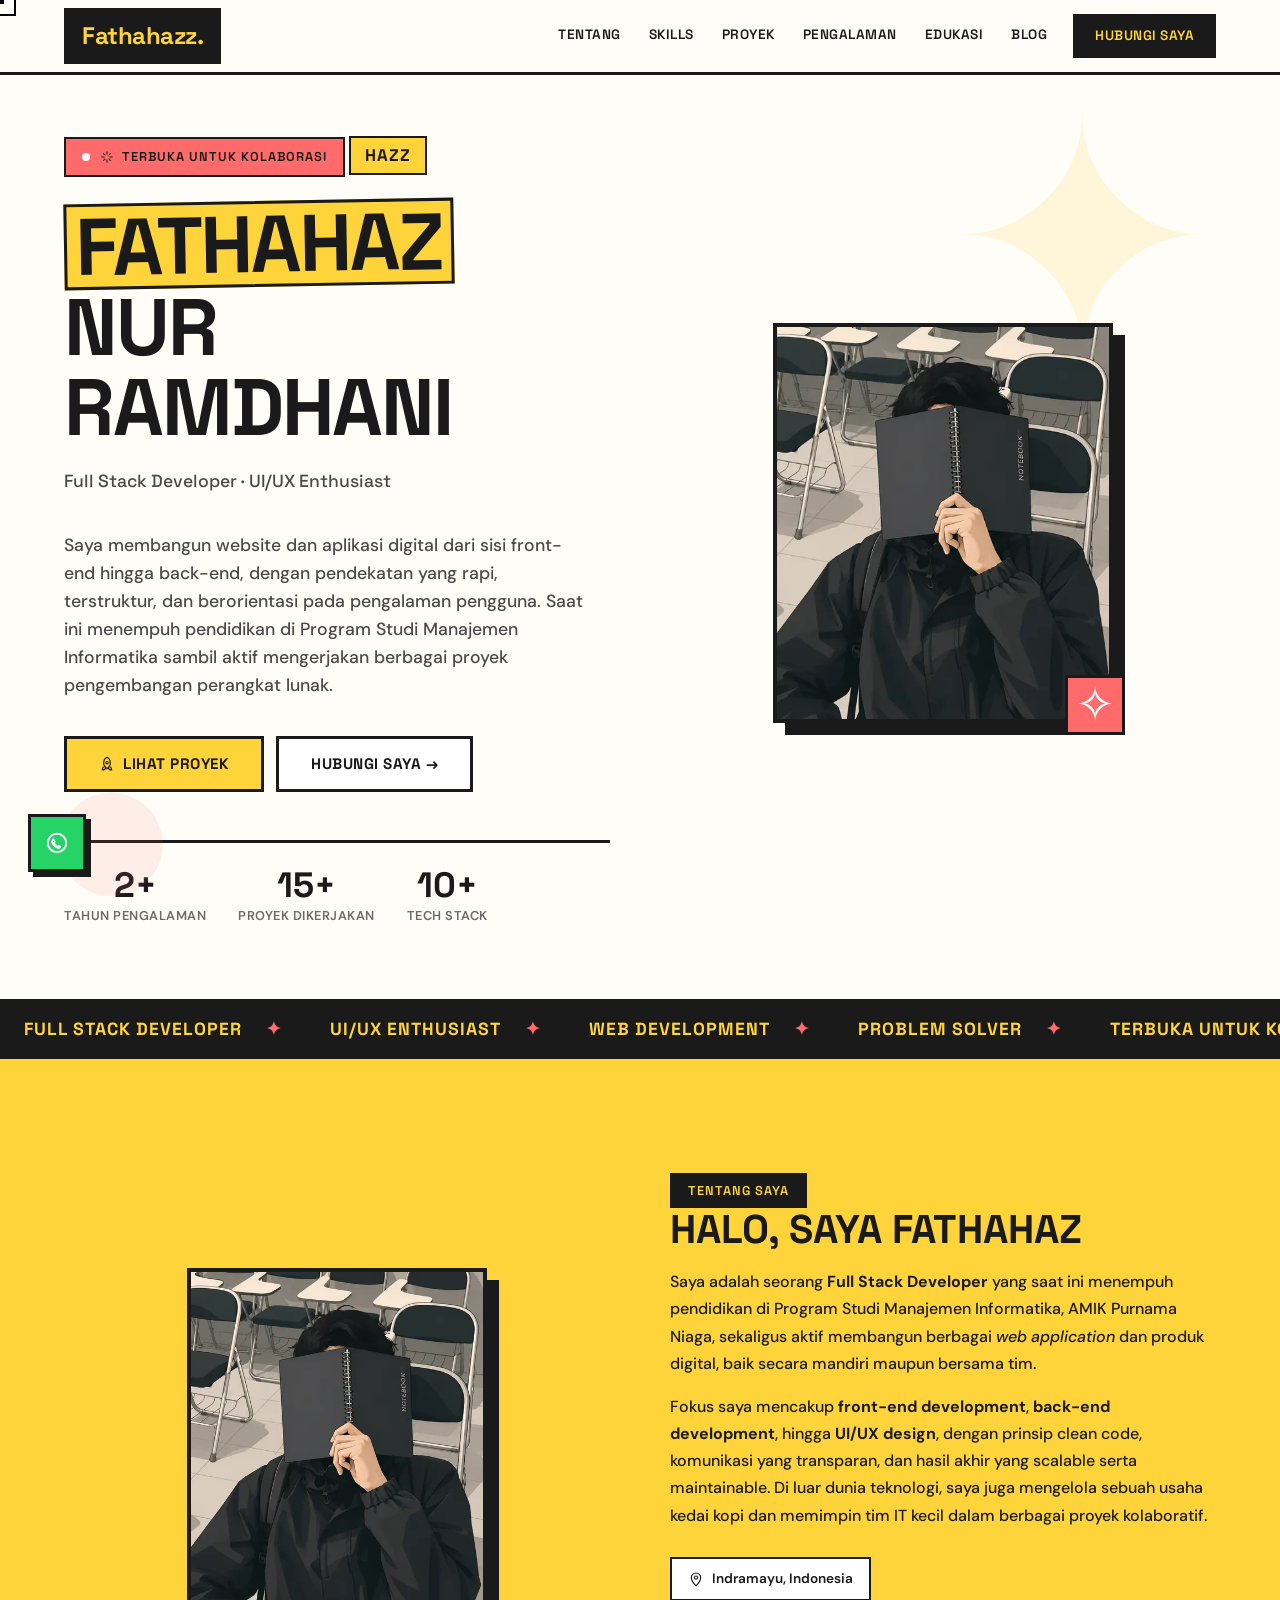
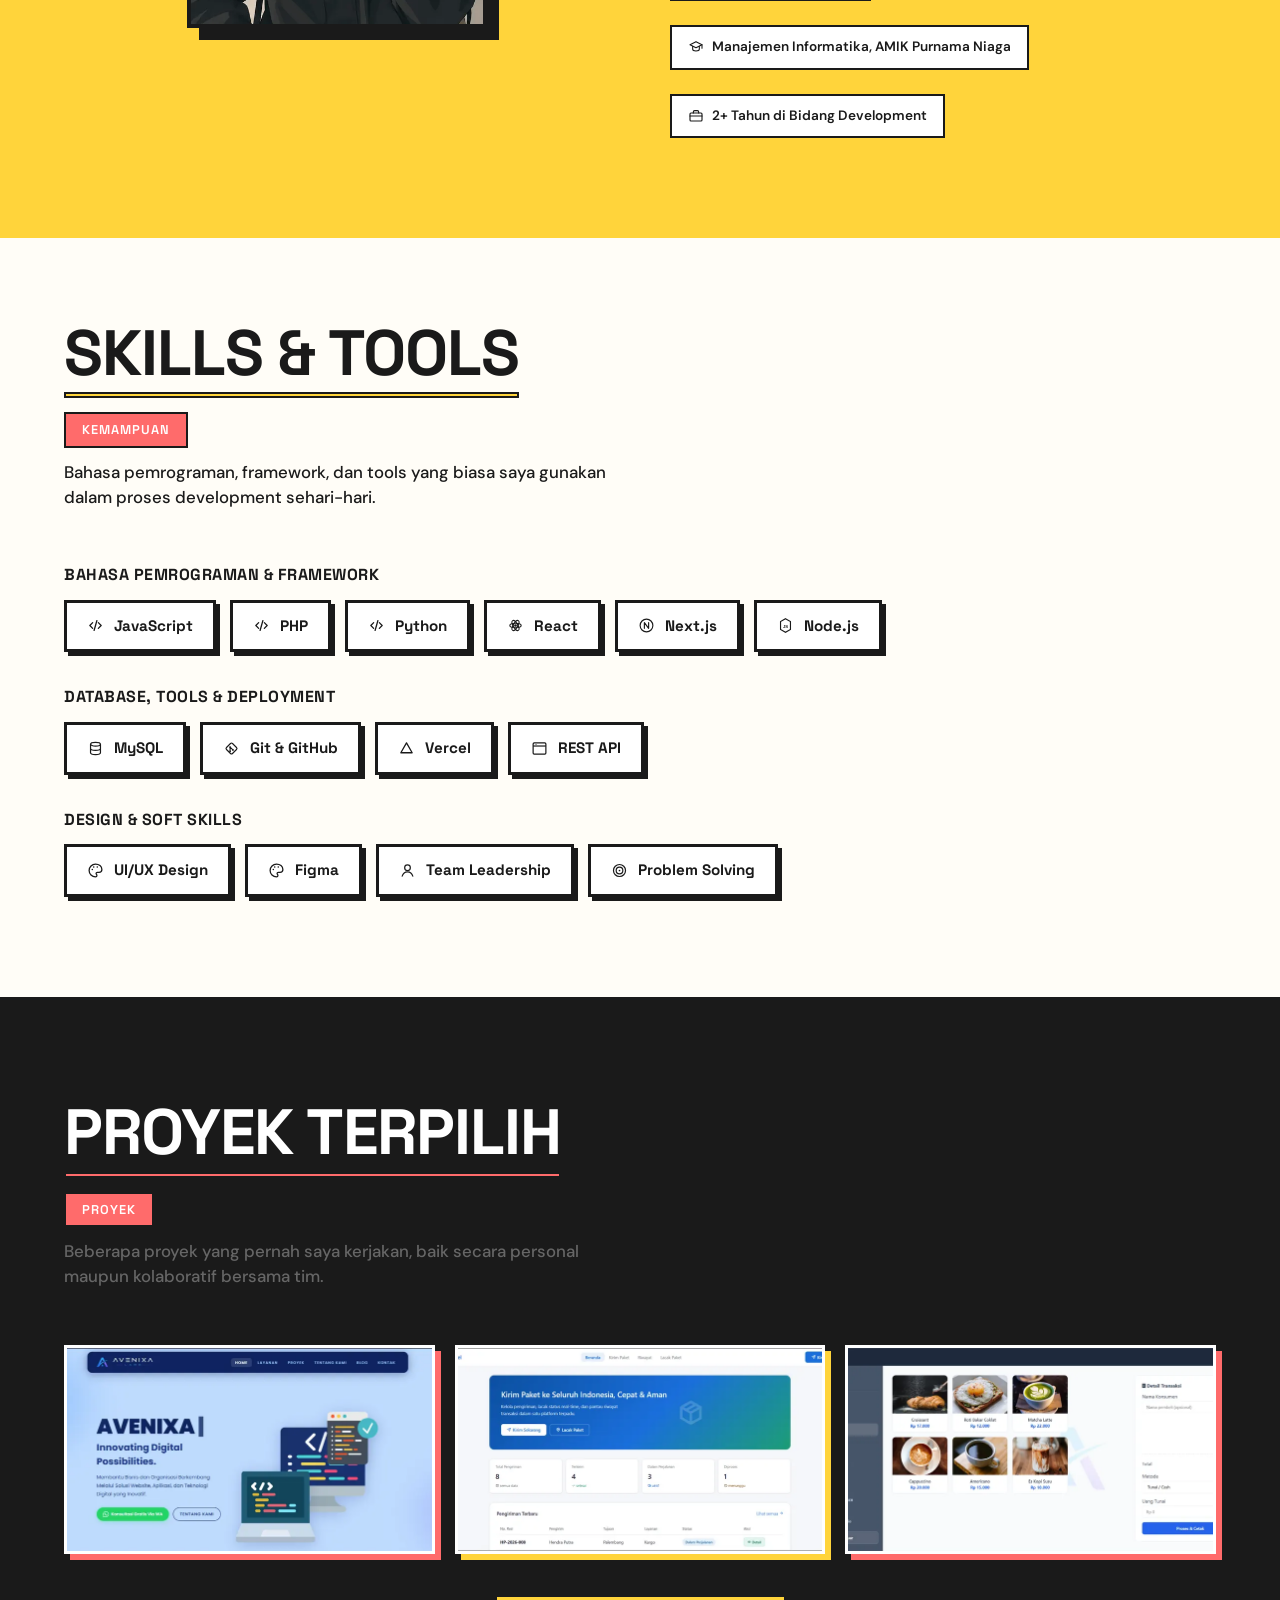
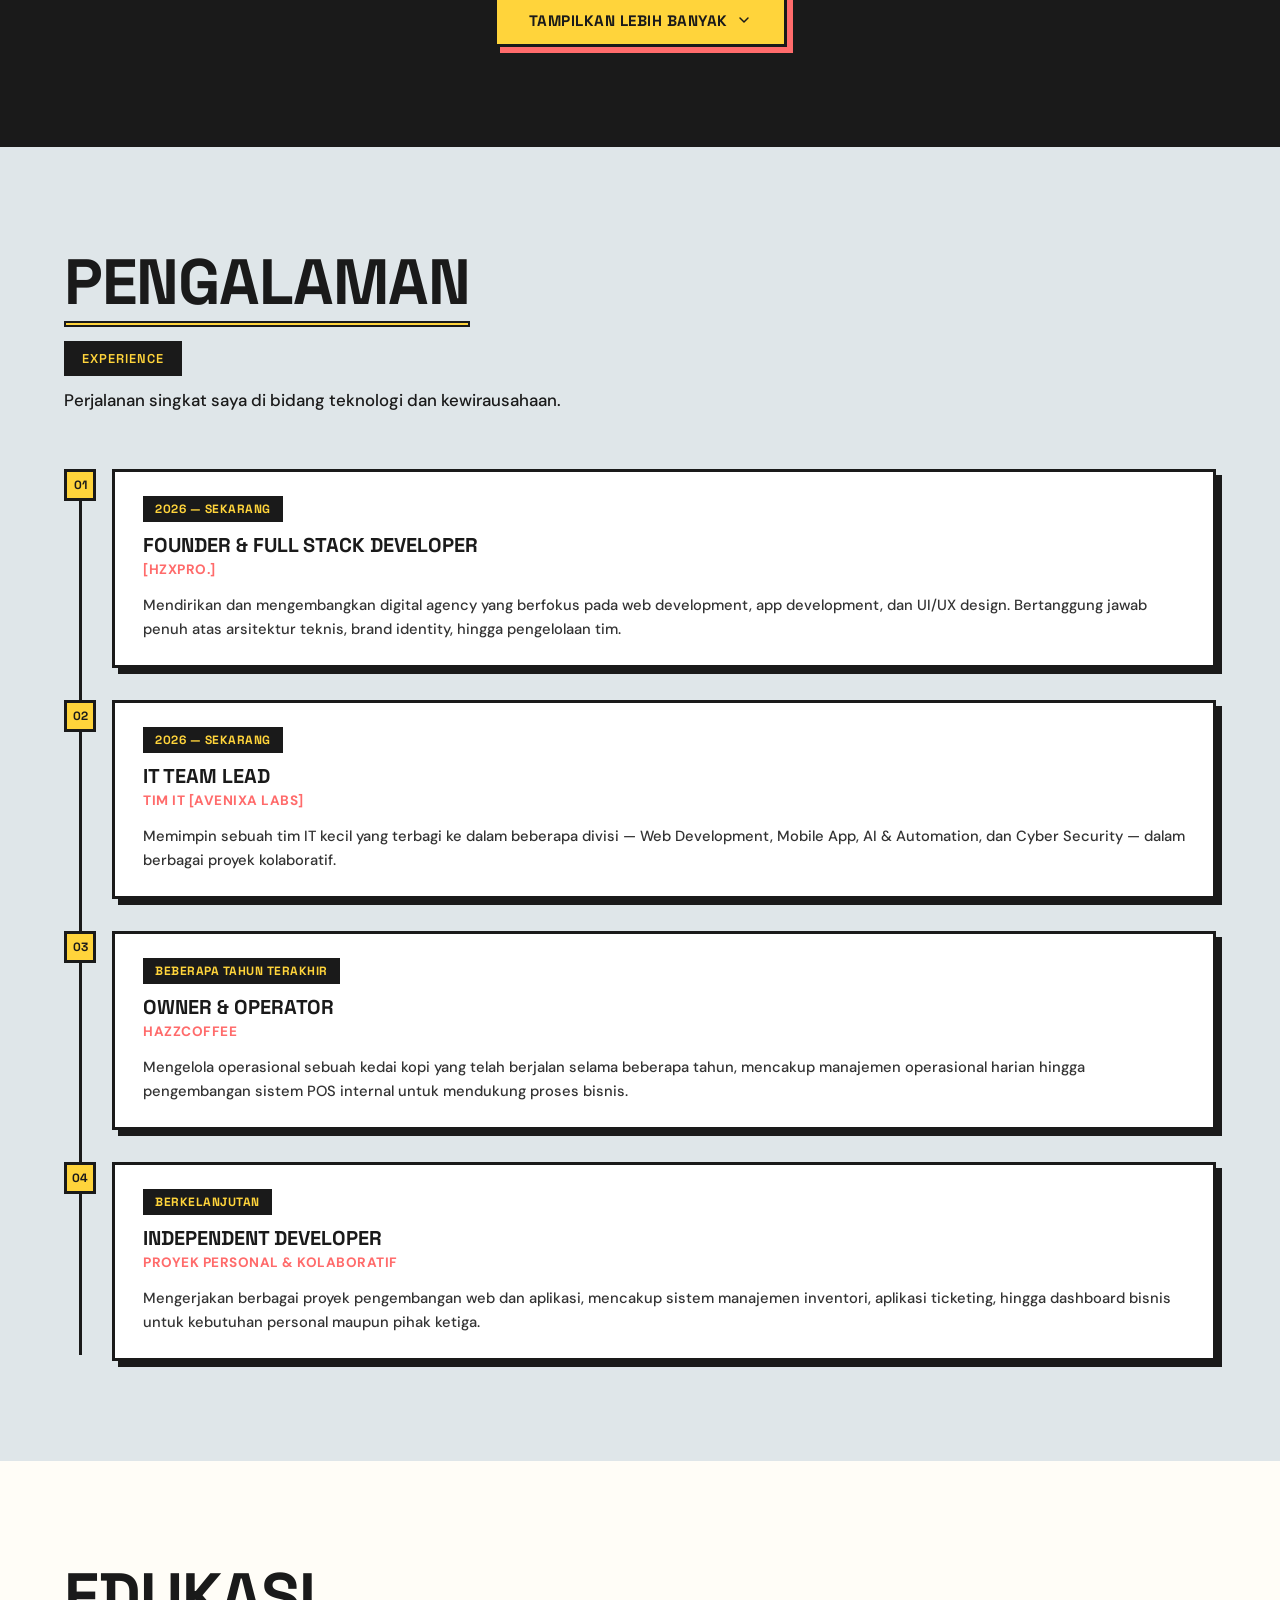
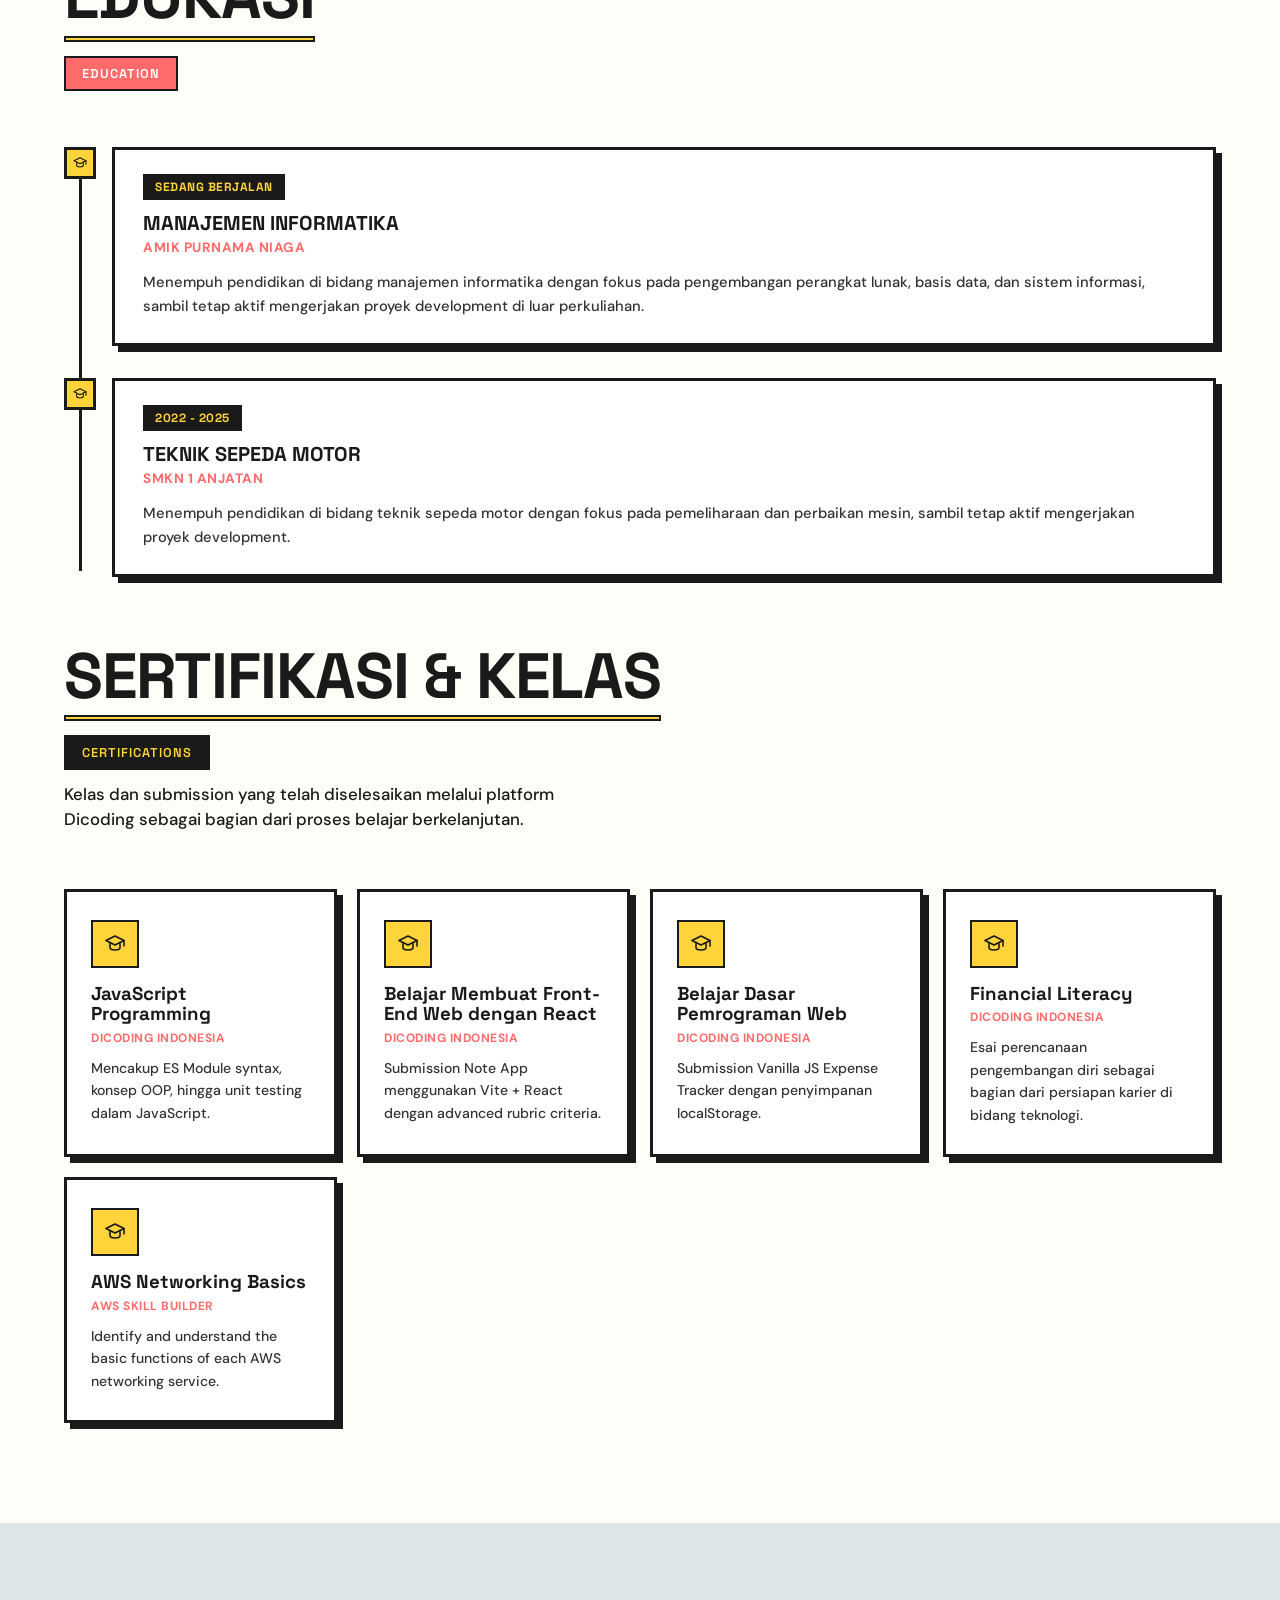
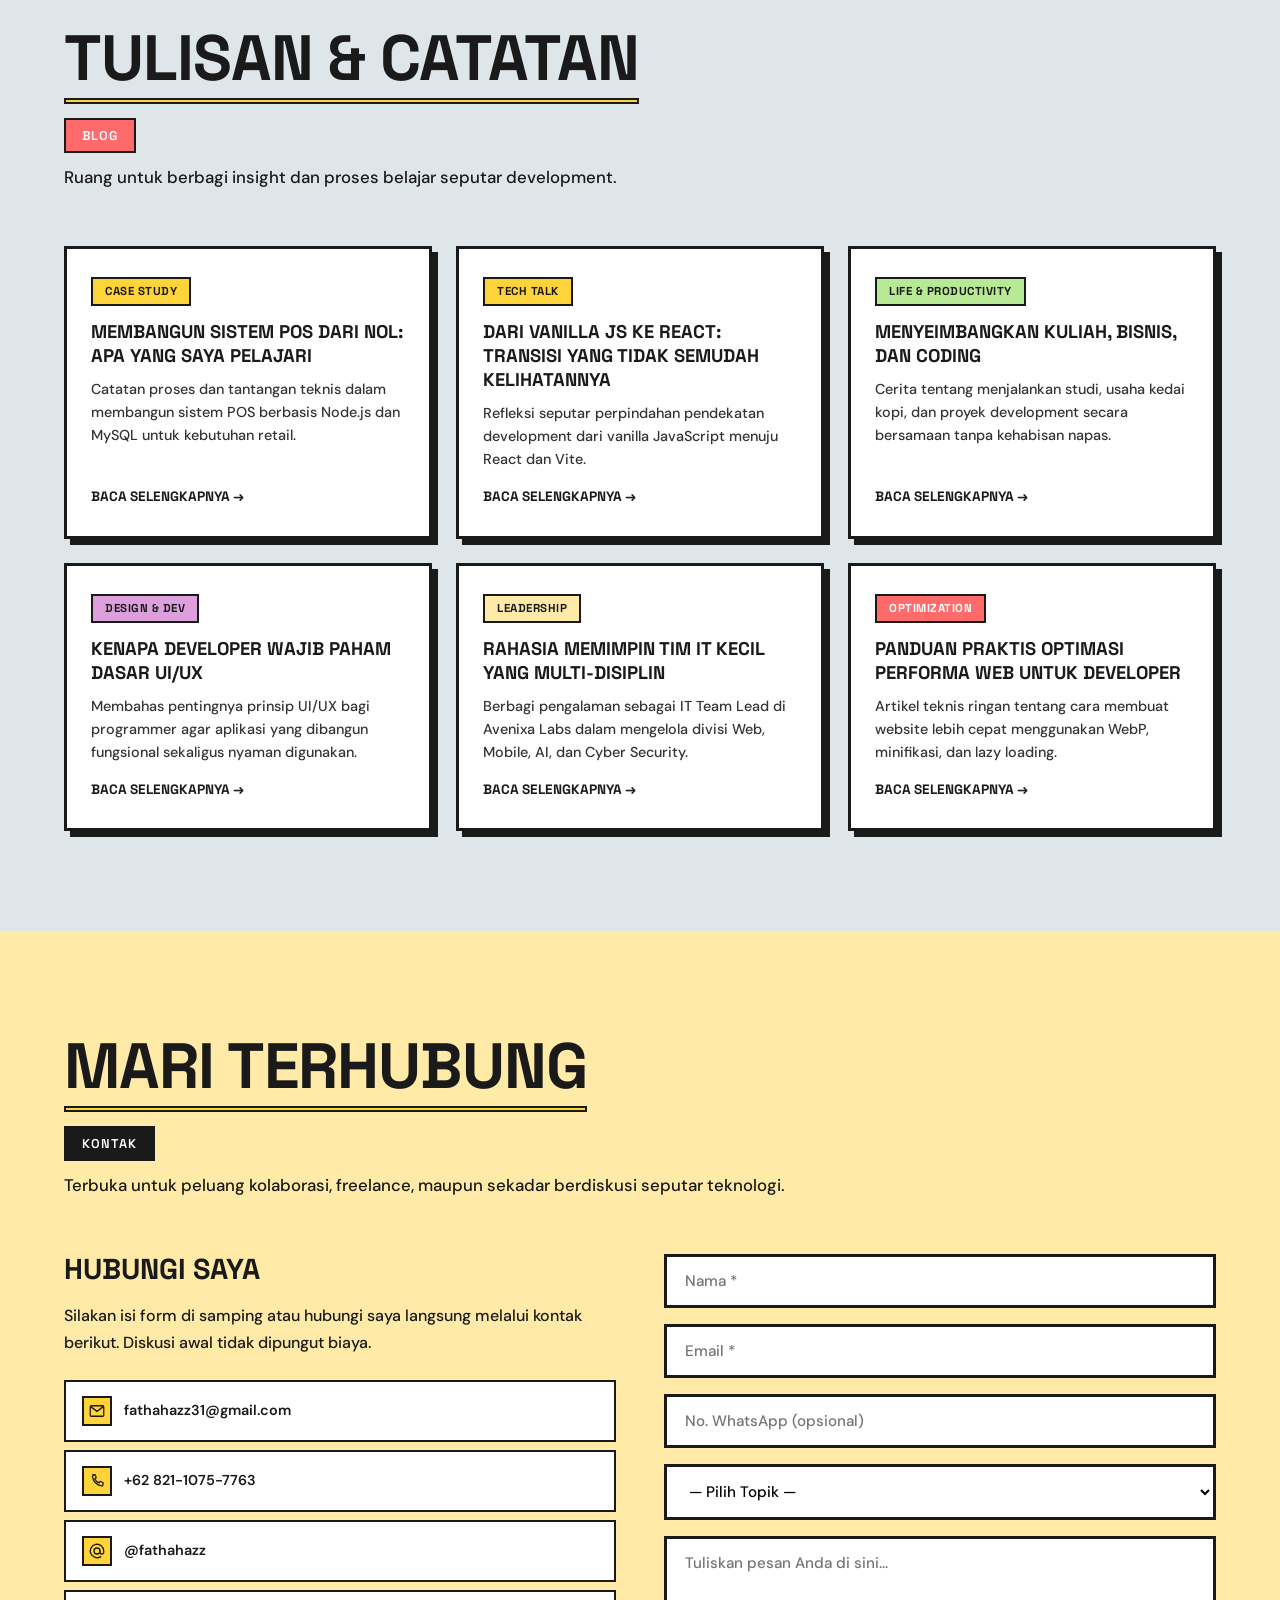
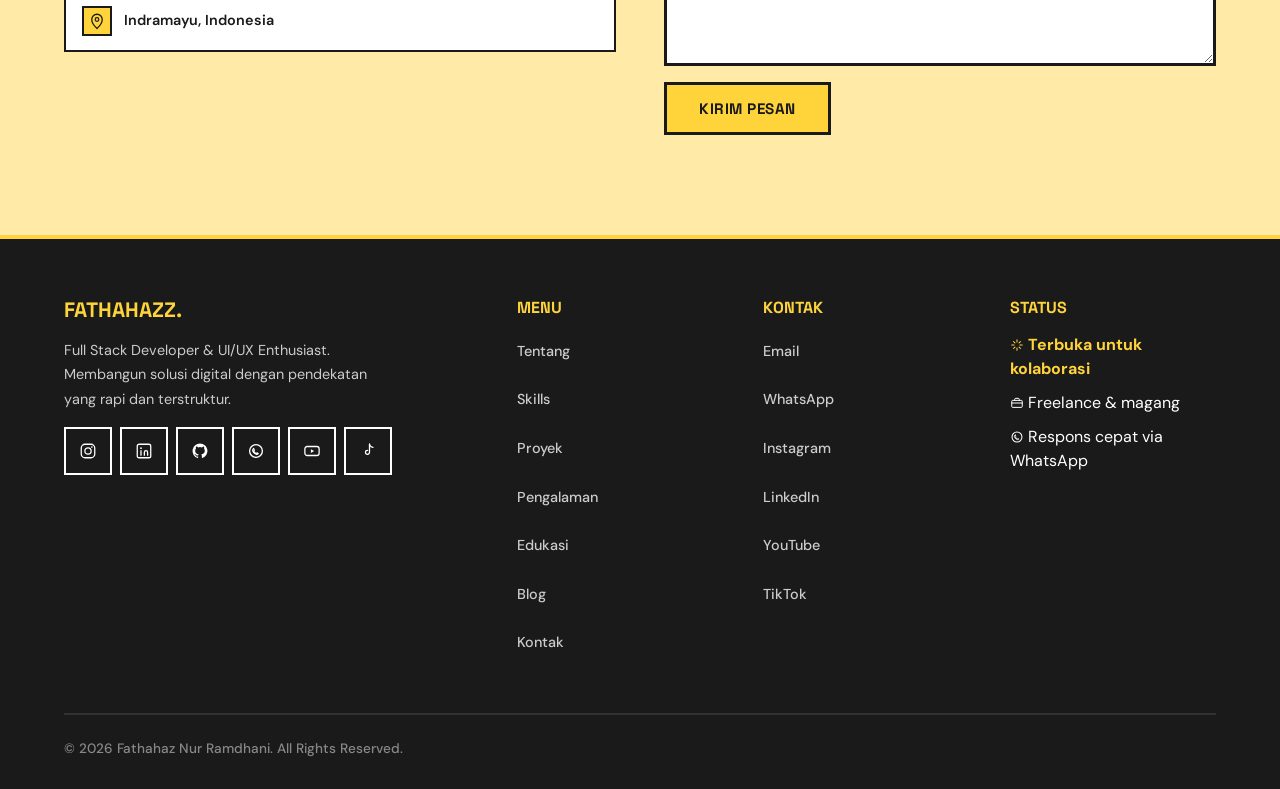
<file: index.html>
<!DOCTYPE html>
<html lang="id">

<head>
    <meta charset="UTF-8" />
    <meta name="viewport" content="width=device-width, initial-scale=1.0" />
    <title>Fathahaz Nur Ramdhani — Portfolio</title>
    <link rel="icon" href="asset/favicon/favicon.ico" sizes="any">
    <link rel="apple-touch-icon" sizes="180x180" href="asset/favicon/apple-touch-icon.png">
    <link rel="icon" type="image/png" sizes="32x32" href="asset/favicon/favicon-32x32.png">
    <link rel="icon" type="image/png" sizes="16x16" href="asset/favicon/favicon-16x16.png">
    <link rel="manifest" href="asset/favicon/site.webmanifest">

    <meta name="description"
        content="Portfolio pribadi Fathahaz Nur Ramdhani (Fathahazz) — Full Stack Developer & UI/UX Enthusiast. Menampilkan skills, proyek, pengalaman, edukasi, dan sertifikasi." />
    <meta name="keywords"
        content="Fathahaz Nur Ramdhani, Fathahazz, Fathahaz developer, Fathahaz Nur Ramdhani developer, web developer Indramayu, freelance developer Indramayu, programmer Indramayu, full stack developer Indonesia, full stack developer Indramayu, UI UX designer Indonesia, JavaScript developer Indonesia, React developer Indonesia, Node.js developer Indonesia, portfolio web developer, portfolio programmer, mahasiswa Manajemen Informatika, AMIK Purnama Niaga, founder HZXPro, developer muda Indonesia, jasa freelance programmer, tukang bikin website Indramayu, programmer Indonesia berpengalaman, web developer coffee shop owner, FathaHazz, Fatha Hazz Portfolio, Hazz Portfolio, Web Developer Indonesia, Frontend Developer Indonesia, Full Stack Developer, UI Designer, Portfolio Programmer, Mahasiswa Informatika, Software Developer, portfolio web developer indonesia, portfolio frontend developer, portfolio full stack developer, personal portfolio website, creative developer portfolio, web developer student, html css javascript portfolio, responsive portfolio website, modern portfolio design, programmer indonesia, freelance web developer, junior web developer, website developer indramayu, website developer cirebon, github portfolio, github pages portfolio, web design portfolio, ui ux portfolio, coding projects, software engineering portfolio, HTML, CSS, JavaScript, PHP, MySQL, Git, GitHub, VS Code, Responsive Design, Web Performance, SEO, UI Design, UX Design, Clean Code, Frontend Development, Web Developer, Frontend Developer, Backend Developer, Software Engineer, Software House, Website Design, Website Development, UI UX Designer, Responsive Website, Modern Web Design, Landing Page, Business Website, Portfolio Website, SEO Friendly Website, Fast Website, Clean UI, Digital Agency, Creative Developer, Professional Portfolio, custom website builder, Fathahaz Nur Ramdhani web developer, portfolio web developer Indonesia, frontend developer modern, full stack web developer portfolio, web developer independen Indonesia, modern web engineering, UI/UX Designer & Developer, fast performance web development, hire web developer Indonesia, jasa programmer web profesional, expert web designer and developer portfolio, portfolio frontend dev, fathahazz github, web porto, web portofolio, web portfolio" />
    <meta name="author" content="Fathahaz Nur Ramdhani" />
    <meta name="google-site-verification" content="V72NsdwiRefacoAmEE6oJa2TeHwMvcqv6pseHKxZ8zY" />
    <meta name="robots" content="index, follow" />
    <link rel="canonical" href="https://fathahazz.github.io/" />

    <!-- Open Graph / Social Preview -->
    <meta property="og:type" content="website" />
    <meta property="og:title" content="Fathahaz Nur Ramdhani — Portfolio" />
    <meta property="og:description"
        content="Full Stack Developer & UI/UX Enthusiast. Lihat skills, proyek, dan pengalaman saya." />
    <meta property="og:image" content="https://fathahazz.github.io/asset/hazz1.webp" />
    <meta property="og:url" content="https://fathahazz.github.io/" />
    <meta property="og:locale" content="id_ID" />
    <meta name="twitter:card" content="summary_large_image" />
    <meta name="twitter:title" content="Fathahaz Nur Ramdhani — Portfolio" />
    <meta name="twitter:description" content="Full Stack Developer & UI/UX Enthusiast." />
    <meta name="twitter:image" content="https://fathahazz.github.io/asset/hazz1.webp" />

    <meta name="theme-color" content="#FFD43B" />

    <!-- Fonts (preconnect ke kedua domain Google Fonts untuk mempercepat handshake) -->
    <link rel="preconnect" href="https://fonts.googleapis.com">
    <link rel="preconnect" href="https://fonts.gstatic.com" crossorigin>
    <link
        href="https://fonts.googleapis.com/css2?family=Inter:wght@700;800;900&family=Space+Grotesk:wght@500;600;700&family=DM+Sans:opsz,wght@9..40,400;9..40,500;9..40,600;9..40,700;9..40,800&display=swap"
        rel="stylesheet" media="print" onload="this.media='all'" />
    <link rel="stylesheet" href="style.css?v=1.0.2" />

    <!-- Favicon -->
    <link rel="icon" type="image/png" sizes="96x96"
        href="https://fathahazz.github.io/asset/favicon/favicon-96x96.png" />
    <link rel="icon" type="image/x-icon" href="https://fathahazz.github.io/asset/favicon/favicon.ico" />
    <link rel="apple-touch-icon" sizes="180x180"
        href="https://fathahazz.github.io/asset/favicon/apple-touch-icon.png" />
    <link rel="manifest" href="https://fathahazz.github.io/asset/favicon/site.webmanifest" />

    <!-- Structured Data untuk mesin pencari -->
    <script type="application/ld+json">
        {
            "@context": "https://schema.org",
            "@type": "Person",
            "name": "Fathahaz Nur Ramdhani",
            "alternateName": "Fathahazz",
            "jobTitle": "Full Stack Developer",
            "description": "Full Stack Developer & UI/UX Enthusiast berbasis di Indramayu, Indonesia.",
            "url": "https://fathahazz.github.io/",
            "image": "https://fathahazz.github.io/asset/hazz1.webp",
            "email": "mailto:fathahazz31@gmail.com",
            "address": {
                "@type": "PostalAddress",
                "addressLocality": "Indramayu",
                "addressCountry": "ID"
            },
            "sameAs": [
                "https://instagram.com/fathahazz",
                "https://linkedin.com/in/fathahazz",
                "https://github.com/fathahazz"
            ]
        }
    </script>
</head>

<body>

    <!-- ===== SVG ICON SPRITE (reusable, natural line icons) ===== -->
    <svg style="display:none">
        <symbol id="ic-sparkle" viewBox="0 0 24 24">
            <path d="M12 3v4M12 17v4M3 12h4M17 12h4M6 6l2.5 2.5M15.5 15.5L18 18M18 6l-2.5 2.5M8.5 15.5L6 18"
                stroke="currentColor" stroke-width="1.8" stroke-linecap="round" />
        </symbol>
        <symbol id="ic-bolt" viewBox="0 0 24 24">
            <path d="M13 2 4 14h6l-1 8 9-12h-6l1-8Z" stroke="currentColor" stroke-width="1.8" stroke-linejoin="round"
                stroke-linecap="round" fill="none" />
        </symbol>
        <symbol id="ic-rocket" viewBox="0 0 24 24">
            <path d="M12 2c3 1.5 5 5 5 9 0 2-1 4-2 5l-3 3-3-3c-1-1-2-3-2-5 0-4 2-7.5 5-9Z" stroke="currentColor"
                stroke-width="1.8" stroke-linejoin="round" fill="none" />
            <circle cx="12" cy="10" r="1.8" stroke="currentColor" stroke-width="1.6" fill="none" />
            <path d="M8 16c-2 0.5-3 2-3 5 3 0 4.5-1 5-3M16 16c2 0.5 3 2 3 5-3 0-4.5-1-5-3" stroke="currentColor"
                stroke-width="1.6" stroke-linecap="round" fill="none" />
        </symbol>
        <symbol id="ic-palette" viewBox="0 0 24 24">
            <path
                d="M12 3a9 9 0 1 0 0 18c1.2 0 2-1 2-2 0-.6-.3-1-.6-1.4-.3-.4-.6-.8-.6-1.3 0-1 .8-1.8 1.8-1.8H17a4 4 0 0 0 4-4c0-4.4-4-7.5-9-7.5Z"
                stroke="currentColor" stroke-width="1.8" stroke-linejoin="round" fill="none" />
            <circle cx="7.5" cy="10.5" r="1.1" fill="currentColor" />
            <circle cx="9.5" cy="7" r="1.1" fill="currentColor" />
            <circle cx="14.5" cy="7" r="1.1" fill="currentColor" />
        </symbol>
        <symbol id="ic-plus" viewBox="0 0 24 24">
            <path d="M12 5v14M5 12h14" stroke="currentColor" stroke-width="2" stroke-linecap="round" />
        </symbol>
        <symbol id="ic-chat" viewBox="0 0 24 24">
            <circle cx="12" cy="12" r="8.5" stroke="currentColor" stroke-width="1.8" fill="none" />

            <path
                d="M9 8.5c-.3 0-.6.2-.8.5-.4.5-.7 1.1-.7 1.9 0 1.1.6 2.3 1.5 3.2.9 1 2.1 1.8 3.4 2.2.8.3 1.5.3 2-.1.3-.2.6-.5.7-.9l-1.7-.8-.8.8c-1.8-.7-2.9-1.8-3.5-3.5l.8-.8-.9-1.7Z"
                stroke="currentColor" stroke-width="1.5" stroke-linecap="round" stroke-linejoin="round" fill="none" />
        </symbol>
        <symbol id="ic-arrow-up" viewBox="0 0 24 24">
            <path d="M12 19V5M5 12l7-7 7 7" stroke="currentColor" stroke-width="2.2" stroke-linecap="round"
                stroke-linejoin="round" fill="none" />
        </symbol>
        <symbol id="ic-mail" viewBox="0 0 24 24">
            <rect x="3" y="5" width="18" height="14" rx="1.5" stroke="currentColor" stroke-width="1.7" fill="none" />
            <path d="m4 6.5 8 6 8-6" stroke="currentColor" stroke-width="1.7" stroke-linecap="round"
                stroke-linejoin="round" fill="none" />
        </symbol>
        <symbol id="ic-phone" viewBox="0 0 24 24">
            <path
                d="M6.5 3.5h3l1.5 4-2 1.5a11 11 0 0 0 5.5 5.5l1.5-2 4 1.5v3c0 1-.9 1.8-1.9 1.6-6-1.2-10.9-6-12.1-12.1-.2-1 .6-1.9 1.6-1.9Z"
                stroke="currentColor" stroke-width="1.7" stroke-linejoin="round" fill="none" />
        </symbol>
        <symbol id="ic-at" viewBox="0 0 24 24">
            <circle cx="12" cy="12" r="4" stroke="currentColor" stroke-width="1.7" fill="none" />
            <path d="M16 12v1.5a2.5 2.5 0 0 0 5 0V12a9 9 0 1 0-4 7.5" stroke="currentColor" stroke-width="1.7"
                stroke-linecap="round" fill="none" />
        </symbol>
        <symbol id="ic-pin" viewBox="0 0 24 24">
            <path d="M12 22s7-6.5 7-12a7 7 0 1 0-14 0c0 5.5 7 12 7 12Z" stroke="currentColor" stroke-width="1.7"
                stroke-linejoin="round" fill="none" />
            <circle cx="12" cy="10" r="2.4" stroke="currentColor" stroke-width="1.6" fill="none" />
        </symbol>
        <symbol id="ic-cap" viewBox="0 0 24 24">
            <path d="m12 4 9 4.5-9 4.5-9-4.5Z" stroke="currentColor" stroke-width="1.7" stroke-linejoin="round"
                fill="none" />
            <path d="M7 11v4.5c0 1.4 2.2 2.5 5 2.5s5-1.1 5-2.5V11" stroke="currentColor" stroke-width="1.6"
                stroke-linecap="round" fill="none" />
            <path d="M21 8.5V14" stroke="currentColor" stroke-width="1.6" stroke-linecap="round" />
        </symbol>
        <symbol id="ic-briefcase" viewBox="0 0 24 24">
            <rect x="3" y="7.5" width="18" height="12" rx="1.5" stroke="currentColor" stroke-width="1.7" fill="none" />
            <path d="M8 7.5V6a2 2 0 0 1 2-2h4a2 2 0 0 1 2 2v1.5M3 12h18" stroke="currentColor" stroke-width="1.7"
                stroke-linecap="round" fill="none" />
        </symbol>
        <symbol id="ic-instagram" viewBox="0 0 24 24">
            <rect x="3" y="3" width="18" height="18" rx="5" stroke="currentColor" stroke-width="1.7" fill="none" />
            <circle cx="12" cy="12" r="4.2" stroke="currentColor" stroke-width="1.7" fill="none" />
            <circle cx="17.2" cy="6.8" r="1.1" fill="currentColor" />
        </symbol>
        <symbol id="ic-linkedin" viewBox="0 0 24 24">
            <rect x="3" y="3" width="18" height="18" rx="2.5" stroke="currentColor" stroke-width="1.7" fill="none" />
            <circle cx="8" cy="8.2" r="1.2" fill="currentColor" />
            <path d="M8 11.5v6M12.5 17.5v-3.7c0-1.3.9-2.3 2.2-2.3s2.1 1 2.1 2.3v3.7" stroke="currentColor"
                stroke-width="1.7" stroke-linecap="round" fill="none" />
            <path d="M8 11.5h0" stroke="currentColor" stroke-width="1.7" />
        </symbol>
        <symbol id="ic-youtube" viewBox="0 0 24 24">
            <rect x="2.5" y="6" width="19" height="12" rx="3" stroke="currentColor" stroke-width="1.7" fill="none" />
            <path d="M10.5 9.5v5l4.3-2.5Z" fill="currentColor" />
        </symbol>
        <symbol id="ic-tiktok" viewBox="0 0 24 24">
            <path d="M14 3v10.8a2.7 2.7 0 1 1-2.5-2.7" stroke="currentColor" stroke-width="1.7" stroke-linecap="round"
                fill="none" />
            <path d="M14 3c.4 2.4 2.1 4 4.6 4.2" stroke="currentColor" stroke-width="1.7" stroke-linecap="round"
                fill="none" />
        </symbol>
        <symbol id="ic-window" viewBox="0 0 24 24">
            <rect x="3" y="4" width="18" height="16" rx="1.5" stroke="currentColor" stroke-width="1.7" fill="none" />
            <path d="M3 8.5h18" stroke="currentColor" stroke-width="1.7" />
            <circle cx="6" cy="6.2" r=".6" fill="currentColor" />
            <circle cx="8" cy="6.2" r=".6" fill="currentColor" />
        </symbol>
        <symbol id="ic-mobile" viewBox="0 0 24 24">
            <rect x="7" y="2.5" width="10" height="19" rx="2" stroke="currentColor" stroke-width="1.7" fill="none" />
            <path d="M11 18.3h2" stroke="currentColor" stroke-width="1.7" stroke-linecap="round" />
        </symbol>
        <symbol id="ic-target" viewBox="0 0 24 24">
            <circle cx="12" cy="12" r="8.5" stroke="currentColor" stroke-width="1.7" fill="none" />
            <circle cx="12" cy="12" r="4.7" stroke="currentColor" stroke-width="1.7" fill="none" />
            <circle cx="12" cy="12" r="1.2" fill="currentColor" />
        </symbol>
        <symbol id="ic-camera" viewBox="0 0 24 24">
            <path d="M4 8h3l1.5-2h7L17 8h3a1 1 0 0 1 1 1v9a1 1 0 0 1-1 1H4a1 1 0 0 1-1-1V9a1 1 0 0 1 1-1Z"
                stroke="currentColor" stroke-width="1.7" stroke-linejoin="round" fill="none" />
            <circle cx="12" cy="13" r="3.3" stroke="currentColor" stroke-width="1.7" fill="none" />
        </symbol>
        <symbol id="ic-pencil" viewBox="0 0 24 24">
            <path d="m4 20 1-4.5L15.5 5 19 8.5 8.5 19 4 20Z" stroke="currentColor" stroke-width="1.7"
                stroke-linejoin="round" fill="none" />
            <path d="M13.5 6.7 17.3 10.5" stroke="currentColor" stroke-width="1.7" stroke-linecap="round" />
        </symbol>
        <symbol id="ic-star" viewBox="0 0 24 24">
            <path d="m12 3 2.6 5.8 6.2.6-4.7 4.2 1.4 6.2L12 16.9 6.5 19.8l1.4-6.2L3.2 9.4l6.2-.6Z" stroke="currentColor"
                stroke-width="1.6" stroke-linejoin="round" fill="none" />
        </symbol>
        <symbol id="ic-user" viewBox="0 0 24 24">
            <circle cx="12" cy="8" r="4" stroke="currentColor" stroke-width="1.7" fill="none" />
            <path d="M4.5 20c1.2-4 4-6 7.5-6s6.3 2 7.5 6" stroke="currentColor" stroke-width="1.7"
                stroke-linecap="round" fill="none" />
        </symbol>
        <symbol id="ic-check" viewBox="0 0 24 24">
            <path d="m4 12.5 5.5 5.5L20 6.5" stroke="currentColor" stroke-width="2.2" stroke-linecap="round"
                stroke-linejoin="round" fill="none" />
        </symbol>
        <symbol id="ic-minus" viewBox="0 0 24 24">
            <path d="M5 12h14" stroke="currentColor" stroke-width="2" stroke-linecap="round" />
        </symbol>
        <symbol id="ic-chevron" viewBox="0 0 24 24">
            <path d="m6 9 6 6 6-6" stroke="currentColor" stroke-width="2.2" stroke-linecap="round"
                stroke-linejoin="round" fill="none" />
        </symbol>
        <symbol id="ic-chevron-left" viewBox="0 0 24 24">
            <path d="m15 6-6 6 6 6" stroke="currentColor" stroke-width="2.2" stroke-linecap="round"
                stroke-linejoin="round" fill="none" />
        </symbol>
        <symbol id="ic-chevron-right" viewBox="0 0 24 24">
            <path d="m9 6 6 6-6 6" stroke="currentColor" stroke-width="2.2" stroke-linecap="round"
                stroke-linejoin="round" fill="none" />
        </symbol>
        <symbol id="ic-clock" viewBox="0 0 24 24">
            <circle cx="12" cy="12" r="8.5" stroke="currentColor" stroke-width="1.7" fill="none" />
            <path d="M12 7.5V12l3 2" stroke="currentColor" stroke-width="1.7" stroke-linecap="round" fill="none" />
        </symbol>
        <symbol id="ic-coffee" viewBox="0 0 24 24">
            <path d="M4 8h13v6a5 5 0 0 1-5 5H9a5 5 0 0 1-5-5V8Z" stroke="currentColor" stroke-width="1.7"
                stroke-linejoin="round" fill="none" />
            <path d="M17 9.5h1.5a2.5 2.5 0 0 1 0 5H17" stroke="currentColor" stroke-width="1.7" fill="none" />
            <path d="M8 3.5c-.6.8-.6 1.4 0 2.2M12 3.5c-.6.8-.6 1.4 0 2.2" stroke="currentColor" stroke-width="1.5"
                stroke-linecap="round" />
        </symbol>
        <symbol id="ic-git" viewBox="0 0 24 24">
            <circle cx="6" cy="6" r="2.3" stroke="currentColor" stroke-width="1.6" fill="none" />
            <circle cx="6" cy="18" r="2.3" stroke="currentColor" stroke-width="1.6" fill="none" />
            <circle cx="18" cy="6" r="2.3" stroke="currentColor" stroke-width="1.6" fill="none" />
            <path d="M6 8.3v7.4M8.3 6H16a2 2 0 0 1 2 2v0" stroke="currentColor" stroke-width="1.6"
                stroke-linecap="round" fill="none" />
        </symbol>
        <symbol id="ic-cloud" viewBox="0 0 24 24">
            <path d="M7 18h10.5a3.5 3.5 0 0 0 0-7 5.5 5.5 0 0 0-10.6-1.7A4 4 0 0 0 7 18Z" stroke="currentColor"
                stroke-width="1.7" stroke-linejoin="round" fill="none" />
        </symbol>
        <symbol id="ic-db" viewBox="0 0 24 24">
            <ellipse cx="12" cy="6" rx="7" ry="2.6" stroke="currentColor" stroke-width="1.7" fill="none" />
            <path d="M5 6v6c0 1.4 3.1 2.6 7 2.6s7-1.2 7-2.6V6M5 12v6c0 1.4 3.1 2.6 7 2.6s7-1.2 7-2.6v-6"
                stroke="currentColor" stroke-width="1.7" fill="none" />
        </symbol>
        <symbol id="ic-code" viewBox="0 0 24 24">
            <path d="M8 8 4 12l4 4" stroke="currentColor" stroke-width="1.8" stroke-linecap="round"
                stroke-linejoin="round" fill="none" />

            <path d="m16 8 4 4-4 4" stroke="currentColor" stroke-width="1.8" stroke-linecap="round"
                stroke-linejoin="round" fill="none" />

            <path d="m14 5-4 14" stroke="currentColor" stroke-width="1.8" stroke-linecap="round" fill="none" />
        </symbol>
        <symbol id="ic-app" viewBox="0 0 24 24">
            <rect x="5" y="3" width="14" height="18" rx="3" stroke="currentColor" stroke-width="1.8" fill="none" />

            <rect x="8" y="7" width="3" height="3" rx=".5" fill="currentColor" />

            <rect x="13" y="7" width="3" height="3" rx=".5" fill="currentColor" />

            <rect x="8" y="12" width="3" height="3" rx=".5" fill="currentColor" />

            <rect x="13" y="12" width="3" height="3" rx=".5" fill="currentColor" />
        </symbol>
        <symbol id="ic-react" viewBox="0 0 24 24">
            <circle cx="12" cy="12" r="1.8" fill="currentColor" />

            <ellipse cx="12" cy="12" rx="8" ry="3.2" stroke="currentColor" stroke-width="1.5" fill="none" />

            <ellipse cx="12" cy="12" rx="8" ry="3.2" transform="rotate(60 12 12)" stroke="currentColor"
                stroke-width="1.5" fill="none" />

            <ellipse cx="12" cy="12" rx="8" ry="3.2" transform="rotate(-60 12 12)" stroke="currentColor"
                stroke-width="1.5" fill="none" />
        </symbol>
        <symbol id="ic-nodejs" viewBox="0 0 24 24">
            <path d="M12 2.5 19 6.5v11L12 21.5 5 17.5v-11L12 2.5Z" stroke="currentColor" stroke-width="1.6"
                fill="none" />
            <text x="12" y="15" text-anchor="middle" font-size="6" font-family="Arial" fill="currentColor">JS</text>
        </symbol>
        <symbol id="ic-flutter" viewBox="0 0 24 24">
            <path d="M7 12 16 3h4L9 14Z" stroke="currentColor" stroke-width="1.6" fill="none" stroke-linejoin="round" />

            <path d="M9 14 13.5 18.5H18L13 13.5Z" stroke="currentColor" stroke-width="1.6" fill="none"
                stroke-linejoin="round" />

            <path d="M13 13.5 16 10.5H20L17 13.5" stroke="currentColor" stroke-width="1.6" fill="none"
                stroke-linejoin="round" />
        </symbol>
        <symbol id="ic-nextjs" viewBox="0 0 24 24">
            <circle cx="12" cy="12" r="9" stroke="currentColor" stroke-width="1.6" fill="none" />

            <path d="M9 16V8l6 8V8" stroke="currentColor" stroke-width="1.6" stroke-linecap="round"
                stroke-linejoin="round" fill="none" />
        </symbol>
        <symbol id="ic-gitt" viewBox="0 0 24 24">
            <rect x="6" y="6" width="12" height="12" rx="2" transform="rotate(45 12 12)" stroke="currentColor"
                stroke-width="1.6" fill="none" />

            <circle cx="10" cy="10" r="1.2" fill="currentColor" />

            <circle cx="14" cy="14" r="1.2" fill="currentColor" />

            <circle cx="10" cy="16" r="1.2" fill="currentColor" />

            <path d="M10 10v6M10 10l4 4" stroke="currentColor" stroke-width="1.6" stroke-linecap="round" />
        </symbol>
        <symbol id="ic-vercel" viewBox="0 0 24 24">
            <path d="M12 4 20 18H4L12 4Z" stroke="currentColor" stroke-width="1.8" stroke-linejoin="round"
                fill="none" />
        </symbol>
        <symbol id="ic-github" viewBox="0 0 24 24">
            <path
                d="M12 2a10 10 0 0 0-3.16 19.49c.5.09.68-.22.68-.48v-1.7c-2.78.6-3.37-1.34-3.37-1.34-.46-1.16-1.11-1.47-1.11-1.47-.91-.62.07-.61.07-.61 1 .07 1.53 1.03 1.53 1.03.89 1.52 2.34 1.08 2.91.83.09-.65.35-1.08.63-1.33-2.22-.25-4.56-1.11-4.56-4.94 0-1.09.39-1.98 1.03-2.68-.1-.25-.45-1.27.1-2.65 0 0 .84-.27 2.75 1.02a9.5 9.5 0 0 1 5 0c1.91-1.3 2.75-1.02 2.75-1.02.55 1.38.2 2.4.1 2.65.64.7 1.03 1.59 1.03 2.68 0 3.84-2.35 4.68-4.58 4.93.36.31.68.92.68 1.85v2.74c0 .27.18.58.69.48A10 10 0 0 0 12 2Z"
                fill="currentColor" />
        </symbol>
        <symbol id="ic-youtube" viewBox="0 0 24 24">
            <rect x="2.5" y="6" width="19" height="12" rx="3" stroke="currentColor" stroke-width="1.7" fill="none" />
            <path d="M10.5 9.5v5l4.3-2.5Z" fill="currentColor" />
        </symbol>
        <symbol id="ic-tiktok" viewBox="0 0 24 24">
            <path d="M14 3v10.8a2.7 2.7 0 1 1-2.5-2.7" stroke="currentColor" stroke-width="1.7" stroke-linecap="round"
                fill="none" />
            <path d="M14 3c.4 2.4 2.1 4 4.6 4.2" stroke="currentColor" stroke-width="1.7" stroke-linecap="round"
                fill="none" />
        </symbol>
    </svg>

    <!-- ===== CUSTOM CURSOR ===== -->
    <div class="cursor-dot" id="cursorDot"></div>
    <div class="cursor-outline" id="cursorOutline"></div>
    <div class="scroll-progress" id="scrollProgress"></div>

    <!-- ===== NAVBAR ===== -->
    <nav class="navbar" id="navbar">
        <div class="container">
            <a href="index.html" class="logo">Fathahazz.</a>
            <div class="nav-links" id="navLinks">
                <a href="#about">Tentang</a>
                <a href="#skills">Skills</a>
                <a href="#projects">Proyek</a>
                <a href="#experience">Pengalaman</a>
                <a href="#education">Edukasi</a>
                <a href="#blog">Blog</a>
                <a href="#contact" class="nav-cta">Hubungi Saya</a>
            </div>
            <button class="hamburger" id="hamburger" aria-label="Menu">
                <span></span><span></span><span></span>
            </button>
        </div>
    </nav>

    <main>
        <!-- ===== HERO ===== -->
        <section class="hero" id="home">
            <div class="container hero-grid">
                <div>
                    <div class="hero-badge"><svg class="ic" width="14" height="14">
                            <use href="#ic-sparkle" /></svg> TERBUKA UNTUK KOLABORASI</div>
                    <span class="hero-alias">Hazz</span>
                    <h1>
                        <span class="highlight">FATHAHAZ</span> NUR RAMDHANI
                    </h1>
                    <p class="hero-role">Full Stack Developer &middot; UI/UX Enthusiast</p>
                    <p>
                        Saya membangun website dan aplikasi digital dari sisi front-end hingga back-end,
                        dengan pendekatan yang rapi, terstruktur, dan berorientasi pada pengalaman pengguna.
                        Saat ini menempuh pendidikan di Program Studi Manajemen Informatika sambil aktif
                        mengerjakan berbagai proyek pengembangan perangkat lunak.
                    </p>
                    <div class="hero-buttons">
                        <a href="#projects" class="neo-btn neo-btn-primary"><svg class="ic" width="16" height="16">
                                <use href="#ic-rocket" /></svg> Lihat Proyek</a>
                        <a href="#contact" class="neo-btn">Hubungi Saya →</a>
                    </div>
                    <div class="hero-stats">
                        <div><span class="num">2+</span><span class="lbl">Tahun Pengalaman</span></div>
                        <div><span class="num">15+</span><span class="lbl">Proyek Dikerjakan</span></div>
                        <div><span class="num">10+</span><span class="lbl">Tech Stack</span></div>
                    </div>
                </div>
                <div class="hero-image">
                    <div class="avatar-box">
                        <div class="avatar-frame">
                            <img src="asset/hazz1.webp" alt="Foto Fathahaz Nur Ramdhani" class="avatar" width="700"
                                height="700" loading="eager" fetchpriority="high" />
                        </div>
                    </div>
                </div>
            </div>
        </section>

        <!-- ===== MARQUEE ===== -->
        <div class="marquee-strip">
            <div class="marquee-track">
                <span>Full Stack Developer</span>
                <span>UI/UX Enthusiast</span>
                <span>Web Development</span>
                <span>Problem Solver</span>
                <span>Terbuka Untuk Kolaborasi</span>
                <span>Full Stack Developer</span>
                <span>UI/UX Enthusiast</span>
                <span>Web Development</span>
                <span>Problem Solver</span>
                <span>Terbuka Untuk Kolaborasi</span>
            </div>
        </div>

        <!-- ===== TENTANG ===== -->
        <section class="about" id="about">
            <div class="container about-grid">
                <div class="about-image reveal">
                    <div class="avatar-big">
                        <div class="avatar-big-frame">
                            <img src="asset/hazz1.webp" alt="Foto Fathahaz Nur Ramdhani" class="avatar-big-img"
                                width="700" height="700" loading="lazy" decoding="async" />
                        </div>
                    </div>
                </div>
                <div class="reveal">
                    <span class="neo-tag" style="background:#1a1a1a; color:#FFD43B;">Tentang Saya</span>
                    <h2>HALO, SAYA FATHAHAZ</h2>
                    <p>Saya adalah seorang <strong>Full Stack Developer</strong> yang saat ini menempuh pendidikan
                        di Program Studi Manajemen Informatika, AMIK Purnama Niaga, sekaligus aktif membangun
                        berbagai <em>web application</em> dan produk digital, baik secara mandiri maupun bersama tim.
                    </p>
                    <p>Fokus saya mencakup <strong>front-end development</strong>, <strong>back-end
                            development</strong>, hingga <strong>UI/UX design</strong>, dengan prinsip clean code,
                        komunikasi yang transparan, dan hasil akhir yang scalable serta maintainable. Di luar dunia
                        teknologi, saya juga mengelola sebuah usaha kedai kopi dan memimpin tim IT kecil dalam
                        berbagai proyek kolaboratif.</p>
                    <div class="about-details">
                        <div><svg class="ic" width="16" height="16">
                                <use href="#ic-pin" /></svg> Indramayu, Indonesia</div>
                        <div><svg class="ic" width="16" height="16">
                                <use href="#ic-cap" /></svg> Manajemen Informatika, AMIK Purnama Niaga</div>
                        <div><svg class="ic" width="16" height="16">
                                <use href="#ic-briefcase" /></svg> 2+ Tahun di Bidang Development</div>
                    </div>
                </div>
            </div>
        </section>

        <!-- ===== SKILLS ===== -->
        <section class="stack" id="skills">
            <div class="container">
                <div class="section-header reveal">
                    <h2 class="section-title">Skills & Tools</h2>
                    <span class="neo-tag" style="background:#FF6B6B;">Kemampuan</span>
                    <p style="font-weight:500;font-size:1.05rem;margin-top:12px;max-width:560px;">Bahasa pemrograman,
                        framework, dan tools yang biasa saya gunakan dalam proses development sehari-hari.</p>
                </div>

                <div class="skills-group reveal">
                    <h3>Bahasa Pemrograman & Framework</h3>
                    <div class="stack-badges">
                        <span class="stack-badge"><svg class="ic" width="17" height="17">
                                <use href="#ic-code" /></svg> JavaScript</span>
                        <span class="stack-badge"><svg class="ic" width="17" height="17">
                                <use href="#ic-code" /></svg> PHP</span>
                        <span class="stack-badge"><svg class="ic" width="17" height="17">
                                <use href="#ic-code" /></svg> Python</span>
                        <span class="stack-badge"><svg class="ic" width="17" height="17">
                                <use href="#ic-react" /></svg> React</span>
                        <span class="stack-badge"><svg class="ic" width="17" height="17">
                                <use href="#ic-nextjs" /></svg> Next.js</span>
                        <span class="stack-badge"><svg class="ic" width="17" height="17">
                                <use href="#ic-nodejs" /></svg> Node.js</span>
                    </div>
                </div>

                <div class="skills-group reveal">
                    <h3>Database, Tools & Deployment</h3>
                    <div class="stack-badges">
                        <span class="stack-badge"><svg class="ic" width="17" height="17">
                                <use href="#ic-db" /></svg> MySQL</span>
                        <span class="stack-badge"><svg class="ic" width="17" height="17">
                                <use href="#ic-gitt" /></svg> Git & GitHub</span>
                        <span class="stack-badge"><svg class="ic" width="17" height="17">
                                <use href="#ic-vercel" /></svg> Vercel</span>
                        <span class="stack-badge"><svg class="ic" width="17" height="17">
                                <use href="#ic-window" /></svg> REST API</span>
                    </div>
                </div>

                <div class="skills-group reveal">
                    <h3>Design & Soft Skills</h3>
                    <div class="stack-badges">
                        <span class="stack-badge"><svg class="ic" width="17" height="17">
                                <use href="#ic-palette" /></svg> UI/UX Design</span>
                        <span class="stack-badge"><svg class="ic" width="17" height="17">
                                <use href="#ic-palette" /></svg> Figma</span>
                        <span class="stack-badge"><svg class="ic" width="17" height="17">
                                <use href="#ic-user" /></svg> Team Leadership</span>
                        <span class="stack-badge"><svg class="ic" width="17" height="17">
                                <use href="#ic-target" /></svg> Problem Solving</span>
                    </div>
                </div>
            </div>
        </section>

        <!-- ===== PROYEK ===== -->
        <section class="portfolio" id="projects">
            <div class="container">
                <div class="section-header reveal">
                    <h2 class="section-title">Proyek Terpilih</h2>
                    <span class="neo-tag" style="background:#FF6B6B;">Proyek</span>
                    <p style="font-weight:500;font-size:1.05rem;margin-top:12px;color:#666;max-width:560px;">Beberapa
                        proyek yang pernah saya kerjakan, baik secara personal maupun kolaboratif bersama tim.</p>
                </div>
                <div class="portfolio-grid" id="portfolioGrid">
                    <div class="portfolio-item reveal">
                        <img src="asset/p1.webp" alt="Avenixa Labs" class="portfolio-img" width="900" height="407"
                            loading="lazy" decoding="async" />
                        <div class="overlay">
                            <h3>Avenixa Labs</h3>
                            <p>Personal Venture — Full Stack — 2026</p>
                            <div class="overlay-btns"><a href="https://avenixalabs.my.id/" class="demo-btn"
                                    target="_blank" rel="noopener">Demo →</a></div>
                        </div>
                    </div>
                    <div class="portfolio-item reveal">
                        <img src="asset/p2.webp" alt="Hazz Parcel" class="portfolio-img" width="900" height="412"
                            loading="lazy" decoding="async" />
                        <div class="overlay">
                            <h3>HAZZ PARCEL</h3>
                            <p>Web Application — 2026</p>
                            <div class="overlay-btns"><a href="https://hzx-greedy.github.io/HAZZPARCEL" class="demo-btn"
                                    target="_blank" rel="noopener">Demo →</a></div>
                        </div>
                    </div>
                    <div class="portfolio-item reveal">
                        <img src="asset/p3.webp" alt="POS Demo" class="portfolio-img" width="900" height="407"
                            loading="lazy" decoding="async" />
                        <div class="overlay">
                            <h3>POS Demo</h3>
                            <p>Web App — 2026</p>
                            <div class="overlay-btns"><a href="https://hzx-greedy.github.io/POSDemo/" class="demo-btn"
                                    target="_blank" rel="noopener">Demo →</a></div>
                        </div>
                    </div>
                    <div class="portfolio-item reveal portfolio-extra">
                        <svg class="ic port-icon" width="52" height="52">
                            <use href="#ic-db" /></svg>
                        <div class="overlay">
                            <h3>AvePOS</h3>
                            <p>POS System — Node.js & MySQL — 2026</p>
                        </div>
                    </div>
                    <div class="portfolio-item reveal portfolio-extra">
                        <svg class="ic port-icon" width="52" height="52">
                            <use href="#ic-app" /></svg>
                        <div class="overlay">
                            <h3>HAZZSTORE.ID</h3>
                            <p>Inventory Management System — 2026</p>
                        </div>
                    </div>
                    <div class="portfolio-item reveal portfolio-extra">
                        <svg class="ic port-icon" width="52" height="52">
                            <use href="#ic-mobile" /></svg>
                        <div class="overlay">
                            <h3>WITRANS</h3>
                            <p>Bus Ticketing Application — 2025</p>
                        </div>
                    </div>
                </div>
                <div class="portfolio-more-wrap">
                    <button class="neo-btn neo-btn-primary" id="portfolioMoreBtn">
                        Tampilkan Lebih Banyak
                        <svg class="ic" width="16" height="16" id="portfolioMoreIcon">
                            <use href="#ic-chevron" /></svg>
                    </button>
                </div>
            </div>
        </section>

        <!-- ===== PENGALAMAN ===== -->
        <section class="experience" id="experience">
            <div class="container">
                <div class="section-header reveal">
                    <h2 class="section-title">Pengalaman</h2>
                    <span class="neo-tag" style="background:#1a1a1a; color:#FFD43B;">Experience</span>
                    <p style="font-weight:500;font-size:1.05rem;margin-top:12px;max-width:560px;">Perjalanan singkat
                        saya di bidang teknologi dan kewirausahaan.</p>
                </div>
                <div class="timeline">
                    <div class="timeline-item reveal">
                        <div class="timeline-dot">01</div>
                        <div class="timeline-card">
                            <span class="timeline-year">2026 — Sekarang</span>
                            <h3>Founder & Full Stack Developer</h3>
                            <div class="timeline-role">[HZXPro.]</div>
                            <p>Mendirikan dan mengembangkan digital agency yang berfokus pada web development, app
                                development, dan UI/UX design. Bertanggung jawab penuh atas arsitektur teknis, brand
                                identity, hingga pengelolaan tim.</p>
                        </div>
                    </div>
                    <div class="timeline-item reveal">
                        <div class="timeline-dot">02</div>
                        <div class="timeline-card">
                            <span class="timeline-year">2026 — Sekarang</span>
                            <h3>IT Team Lead</h3>
                            <div class="timeline-role">Tim IT [Avenixa Labs]</div>
                            <p>Memimpin sebuah tim IT kecil yang terbagi ke dalam beberapa divisi — Web Development,
                                Mobile App, AI & Automation, dan Cyber Security — dalam berbagai proyek kolaboratif.</p>
                        </div>
                    </div>
                    <div class="timeline-item reveal">
                        <div class="timeline-dot">03</div>
                        <div class="timeline-card">
                            <span class="timeline-year">Beberapa Tahun Terakhir</span>
                            <h3>Owner & Operator</h3>
                            <div class="timeline-role">Hazzcoffee</div>
                            <p>Mengelola operasional sebuah kedai kopi yang telah berjalan selama beberapa tahun,
                                mencakup manajemen operasional harian hingga pengembangan sistem POS internal untuk
                                mendukung proses bisnis.</p>
                        </div>
                    </div>
                    <div class="timeline-item reveal">
                        <div class="timeline-dot">04</div>
                        <div class="timeline-card">
                            <span class="timeline-year">Berkelanjutan</span>
                            <h3>Independent Developer</h3>
                            <div class="timeline-role">Proyek Personal & Kolaboratif</div>
                            <p>Mengerjakan berbagai proyek pengembangan web dan aplikasi, mencakup sistem manajemen
                                inventori, aplikasi ticketing, hingga dashboard bisnis untuk kebutuhan personal maupun
                                pihak ketiga.</p>
                        </div>
                    </div>
                </div>
            </div>
        </section>

        <!-- ===== EDUKASI & SERTIFIKASI ===== -->
        <section class="education" id="education">
            <div class="container">
                <div class="section-header reveal">
                    <h2 class="section-title">Edukasi</h2>
                    <span class="neo-tag" style="background:#FF6B6B;">Education</span>
                </div>
                <div class="timeline">
                    <div class="timeline-item reveal">
                        <div class="timeline-dot"><svg class="ic" width="16" height="16">
                                <use href="#ic-cap" /></svg></div>
                        <div class="timeline-card">
                            <span class="timeline-year">Sedang Berjalan</span>
                            <h3>Manajemen Informatika</h3>
                            <div class="timeline-role">AMIK Purnama Niaga</div>
                            <p>Menempuh pendidikan di bidang manajemen informatika dengan fokus pada pengembangan
                                perangkat lunak, basis data, dan sistem informasi, sambil tetap aktif mengerjakan
                                proyek development di luar perkuliahan.</p>
                        </div>
                    </div>
                    <div class="timeline-item reveal">
                        <div class="timeline-dot"><svg class="ic" width="16" height="16">
                                <use href="#ic-cap" /></svg></div>
                        <div class="timeline-card">
                            <span class="timeline-year">2022 - 2025</span>
                            <h3>Teknik Sepeda Motor</h3>
                            <div class="timeline-role">SMKN 1 Anjatan</div>
                            <p>Menempuh pendidikan di bidang teknik sepeda motor dengan fokus pada pemeliharaan dan
                                perbaikan mesin, sambil tetap aktif mengerjakan proyek development.</p>
                        </div>
                    </div>
                </div>

                <div class="section-header reveal" style="margin-top:64px;">
                    <h2 class="section-title">Sertifikasi & Kelas</h2>
                    <span class="neo-tag" style="background:#1a1a1a; color:#FFD43B;">Certifications</span>
                    <p style="font-weight:500;font-size:1.05rem;margin-top:12px;max-width:560px;">Kelas dan submission
                        yang telah diselesaikan melalui platform Dicoding sebagai bagian dari proses belajar
                        berkelanjutan.</p>
                </div>
                <div class="cert-grid">
                    <div class="cert-card reveal">
                        <div class="cert-icon"><svg class="ic" width="24" height="24">
                                <use href="#ic-cap" /></svg></div>
                        <h3>JavaScript Programming</h3>
                        <span class="cert-issuer">Dicoding Indonesia</span>
                        <p>Mencakup ES Module syntax, konsep OOP, hingga unit testing dalam JavaScript.</p>
                    </div>
                    <div class="cert-card reveal">
                        <div class="cert-icon"><svg class="ic" width="24" height="24">
                                <use href="#ic-cap" /></svg></div>
                        <h3>Belajar Membuat Front-End Web dengan React</h3>
                        <span class="cert-issuer">Dicoding Indonesia</span>
                        <p>Submission Note App menggunakan Vite + React dengan advanced rubric criteria.</p>
                    </div>
                    <div class="cert-card reveal">
                        <div class="cert-icon"><svg class="ic" width="24" height="24">
                                <use href="#ic-cap" /></svg></div>
                        <h3>Belajar Dasar Pemrograman Web</h3>
                        <span class="cert-issuer">Dicoding Indonesia</span>
                        <p>Submission Vanilla JS Expense Tracker dengan penyimpanan localStorage.</p>
                    </div>
                    <div class="cert-card reveal">
                        <div class="cert-icon"><svg class="ic" width="24" height="24">
                                <use href="#ic-cap" /></svg></div>
                        <h3>Financial Literacy</h3>
                        <span class="cert-issuer">Dicoding Indonesia</span>
                        <p>Esai perencanaan pengembangan diri sebagai bagian dari persiapan karier di bidang teknologi.
                        </p>
                    </div>
                    <div class="cert-card reveal">
                        <div class="cert-icon"><svg class="ic" width="24" height="24">
                                <use href="#ic-cap" /></svg></div>
                        <h3>AWS Networking Basics</h3>
                        <span class="cert-issuer">AWS Skill Builder</span>
                        <p>Identify and understand the basic functions of each AWS networking service.</p>
                    </div>
                </div>
            </div>
        </section>

        <!-- ===== BLOG ===== -->
        <!-- ===== BLOG ===== -->
        <section class="blog" id="blog">
            <div class="container">
                <div class="section-header reveal">
                    <h2 class="section-title">Tulisan & Catatan</h2>
                    <span class="neo-tag" style="background:#FF6B6B;">Blog</span>
                    <p style="font-weight:500;font-size:1.05rem;margin-top:12px;max-width:560px;">Ruang untuk berbagi
                        insight dan proses belajar seputar development.</p>
                </div>

                <div class="blog-grid">

                    <!-- Blog 1 -->
                    <a class="blog-card reveal" href="blog/blog-membangun-sistem-pos.html">
                        <span class="blog-date">Case Study</span>
                        <h3>Membangun Sistem POS dari Nol: Apa yang Saya Pelajari</h3>
                        <p>Catatan proses dan tantangan teknis dalam membangun sistem POS berbasis Node.js dan MySQL
                            untuk kebutuhan retail.</p>
                        <span class="blog-link blog-link-active">Baca Selengkapnya →</span>
                    </a>

                    <!-- Blog 2 -->
                    <a class="blog-card reveal" href="blog/blog-transisi-vanilla-ke-react.html">
                        <span class="blog-date" style="background:#FFD43B; color:#1a1a1a;">Tech Talk</span>
                        <h3>Dari Vanilla JS ke React: Transisi yang Tidak Semudah Kelihatannya</h3>
                        <p>Refleksi seputar perpindahan pendekatan development dari vanilla JavaScript menuju React
                            dan Vite.</p>
                        <span class="blog-link blog-link-active">Baca Selengkapnya →</span>
                    </a>

                    <!-- Blog 3 -->
                    <a class="blog-card reveal" href="blog/blog-menyeimbangkan-kuliah-bisnis.html">
                        <span class="blog-date" style="background:#B8E994; color:#1a1a1a;">Life & Productivity</span>
                        <h3>Menyeimbangkan Kuliah, Bisnis, dan Coding</h3>
                        <p>Cerita tentang menjalankan studi, usaha kedai kopi, dan proyek development secara
                            bersamaan tanpa kehabisan napas.</p>
                        <span class="blog-link blog-link-active">Baca Selengkapnya →</span>
                    </a>

                    <!-- Blog 4 -->
                    <a class="blog-card reveal" href="blog/blog-pentingnya-ui-ux-developer.html">
                        <span class="blog-date" style="background:#DDA0DD; color:#1a1a1a;">Design & Dev</span>
                        <h3>Kenapa Developer Wajib Paham Dasar UI/UX</h3>
                        <p>Membahas pentingnya prinsip UI/UX bagi programmer agar aplikasi yang dibangun fungsional
                            sekaligus nyaman digunakan.</p>
                        <span class="blog-link blog-link-active">Baca Selengkapnya →</span>
                    </a>

                    <!-- Blog 5 -->
                    <a class="blog-card reveal" href="blog/blog-manajemen-tim-it-kecil.html">
                        <span class="blog-date" style="background:#FFEAA7; color:#1a1a1a;">Leadership</span>
                        <h3>Rahasia Memimpin Tim IT Kecil yang Multi-Disiplin</h3>
                        <p>Berbagi pengalaman sebagai IT Team Lead di Avenixa Labs dalam mengelola divisi Web, Mobile,
                            AI,
                            dan Cyber Security.</p>
                        <span class="blog-link blog-link-active">Baca Selengkapnya →</span>
                    </a>

                    <!-- Blog 6 -->
                    <a class="blog-card reveal" href="blog/blog-optimasi-performa-web.html">
                        <span class="blog-date" style="background:#FF6B6B; color:#fff;">Optimization</span>
                        <h3>Panduan Praktis Optimasi Performa Web untuk Developer</h3>
                        <p>Artikel teknis ringan tentang cara membuat website lebih cepat menggunakan WebP, minifikasi,
                            dan
                            lazy loading.</p>
                        <span class="blog-link blog-link-active">Baca Selengkapnya →</span>
                    </a>

                </div>
            </div>
        </section>

        <!-- ===== KONTAK ===== -->
        <section class="contact" id="contact">
            <div class="container">
                <div class="section-header reveal">
                    <h2 class="section-title">Mari Terhubung</h2>
                    <span class="neo-tag" style="background:#1a1a1a; color:#fff;">Kontak</span>
                    <p style="font-weight:500;font-size:1.05rem;margin-top:12px;">Terbuka untuk peluang kolaborasi,
                        freelance, maupun sekadar berdiskusi seputar teknologi.</p>
                </div>
                <div class="contact-grid">
                    <div class="contact-info reveal">
                        <h3>Hubungi Saya</h3>
                        <p>Silakan isi form di samping atau hubungi saya langsung melalui kontak berikut. Diskusi
                            awal tidak dipungut biaya.</p>
                        <div class="info-item"><span class="ic-wrap"><svg class="ic" width="18" height="18">
                                    <use href="#ic-mail" /></svg></span> fathahazz31@gmail.com</div>
                        <div class="info-item"><span class="ic-wrap"><svg class="ic" width="18" height="18">
                                    <use href="#ic-phone" /></svg></span> +62 821-1075-7763</div>
                        <div class="info-item"><span class="ic-wrap"><svg class="ic" width="18" height="18">
                                    <use href="#ic-at" /></svg></span> @fathahazz</div>
                        <div class="info-item"><span class="ic-wrap"><svg class="ic" width="18" height="18">
                                    <use href="#ic-pin" /></svg></span> Indramayu, Indonesia</div>
                    </div>
                    <form class="contact-form" id="contactForm">
                        <input type="text" id="nama" placeholder="Nama *" required />
                        <input type="email" id="email" placeholder="Email *" required />
                        <input type="text" id="wa" placeholder="No. WhatsApp (opsional)" />

                        <select id="subjek" aria-label="Pilih topik pesan">
                            <option value="">— Pilih Topik —</option>
                            <option>Kolaborasi Proyek</option>
                            <option>Peluang Kerja / Magang</option>
                            <option>Diskusi Teknis</option>
                            <option>Lainnya</option>
                        </select>

                        <textarea id="pesan" placeholder="Tuliskan pesan Anda di sini..." required></textarea>

                        <button type="submit" class="neo-btn neo-btn-primary">
                            Kirim Pesan
                        </button>
                    </form>

                </div>
            </div>
        </section>
    </main>

    <!-- ===== FOOTER ===== -->
    <footer class="footer">
        <div class="container">
            <div class="footer-grid">
                <div>
                    <h4 style="font-size:1.3rem;">Fathahazz.</h4>
                    <p>Full Stack Developer & UI/UX Enthusiast. Membangun solusi digital dengan pendekatan yang
                        rapi dan terstruktur.</p>
                    <div class="social-links">
                        <a href="https://instagram.com/fathahazz" target="_blank" rel="noopener"
                            aria-label="Instagram"><svg class="ic" width="18" height="18">
                                <use href="#ic-instagram" /></svg></a>
                        <a href="https://linkedin.com/in/fathahazz" target="_blank" rel="noopener"
                            aria-label="LinkedIn"><svg class="ic" width="18" height="18">
                                <use href="#ic-linkedin" /></svg></a>
                        <a href="https://github.com/hzx-greedy" target="_blank" rel="noopener" aria-label="GitHub"><svg
                                class="ic" width="18" height="18">
                                <use href="#ic-github" /></svg></a>
                        <a href="https://chat.whatsapp.com/6282110757763" target="_blank" rel="noopener"
                            aria-label="WhatsApp"><svg class="ic" width="18" height="18">
                                <use href="#ic-chat" /></svg></a>
                        <a href="https://youtube.com/@fathahazz" target="_blank" rel="noopener"
                            aria-label="YouTube"><svg class="ic" width="18" height="18">
                                <use href="#ic-youtube" /></svg></a>
                        <a href="https://tiktok.com/@fathahazz" target="_blank" rel="noopener" aria-label="TikTok"><svg
                                class="ic" width="18" height="18">
                                <use href="#ic-tiktok" /></svg></a>
                    </div>
                </div>
                <div>
                    <h4>Menu</h4>
                    <ul>
                        <li><a href="#about">Tentang</a></li>
                        <li><a href="#skills">Skills</a></li>
                        <li><a href="#projects">Proyek</a></li>
                        <li><a href="#experience">Pengalaman</a></li>
                        <li><a href="#education">Edukasi</a></li>
                        <li><a href="#blog">Blog</a></li>
                        <li><a href="#contact">Kontak</a></li>
                    </ul>
                </div>
                <div>
                    <h4>Kontak</h4>
                    <ul>
                        <li><a href="mailto:fathahazz31@gmail.com">Email</a></li>
                        <li><a href="https://wa.me/6282110757763" target="_blank" rel="noopener">WhatsApp</a></li>
                        <li><a href="https://instagram.com/fathahazz" target="_blank" rel="noopener">Instagram</a>
                        </li>
                        <li><a href="https://linkedin.com/in/fathahazz" target="_blank" rel="noopener">LinkedIn</a>
                        </li>
                        <li><a href="https://youtube.com/@fathahazz" target="_blank" rel="noopener">YouTube</a></li>
                        <li><a href="https://tiktok.com/@fathahazz" target="_blank" rel="noopener">TikTok</a></li>
                    </ul>
                </div>
                <div>
                    <h4>Status</h4>
                    <ul>
                        <li style="color:#FFD43B;font-weight:700;"><svg class="ic" width="14" height="14"
                                style="vertical-align:-2px;margin-right:4px;">
                                <use href="#ic-sparkle" /></svg>Terbuka untuk kolaborasi</li>
                        <li><svg class="ic" width="14" height="14" style="vertical-align:-2px;margin-right:4px;">
                                <use href="#ic-briefcase" /></svg>Freelance & magang</li>
                        <li><svg class="ic" width="14" height="14" style="vertical-align:-2px;margin-right:4px;">
                                <use href="#ic-chat" /></svg>Respons cepat via WhatsApp</li>
                    </ul>
                </div>
            </div>
            <div class="footer-bottom">
                <span>© 2026 Fathahaz Nur Ramdhani. All Rights Reserved.</span>
            </div>
        </div>
    </footer>

    <!-- ===== WHATSAPP FLOAT + TOOLTIP ===== -->
    <div class="wa-wrap">
        <div class="wa-tooltip" id="waTooltip">
            Ada yang ingin didiskusikan?
            <button class="wa-tooltip-close" id="waTooltipClose" aria-label="Tutup">
                <svg class="ic" width="12" height="12">
                    <use href="#ic-plus" /></svg>
            </button>
        </div>
        <a href="https://wa.me/6282110757763" class="wa-float" target="_blank" rel="noopener"
            aria-label="Chat WhatsApp">
            <svg class="ic" width="26" height="26">
                <use href="#ic-chat" /></svg>
        </a>
    </div>

    <!-- ===== BACK TO TOP ===== -->
    <button class="back-to-top" id="backToTop" aria-label="Kembali ke atas">
        <svg class="ic" width="20" height="20">
            <use href="#ic-arrow-up" /></svg>
    </button>

    <script src="script.js" defer></script>
</body>

</html>
</file>
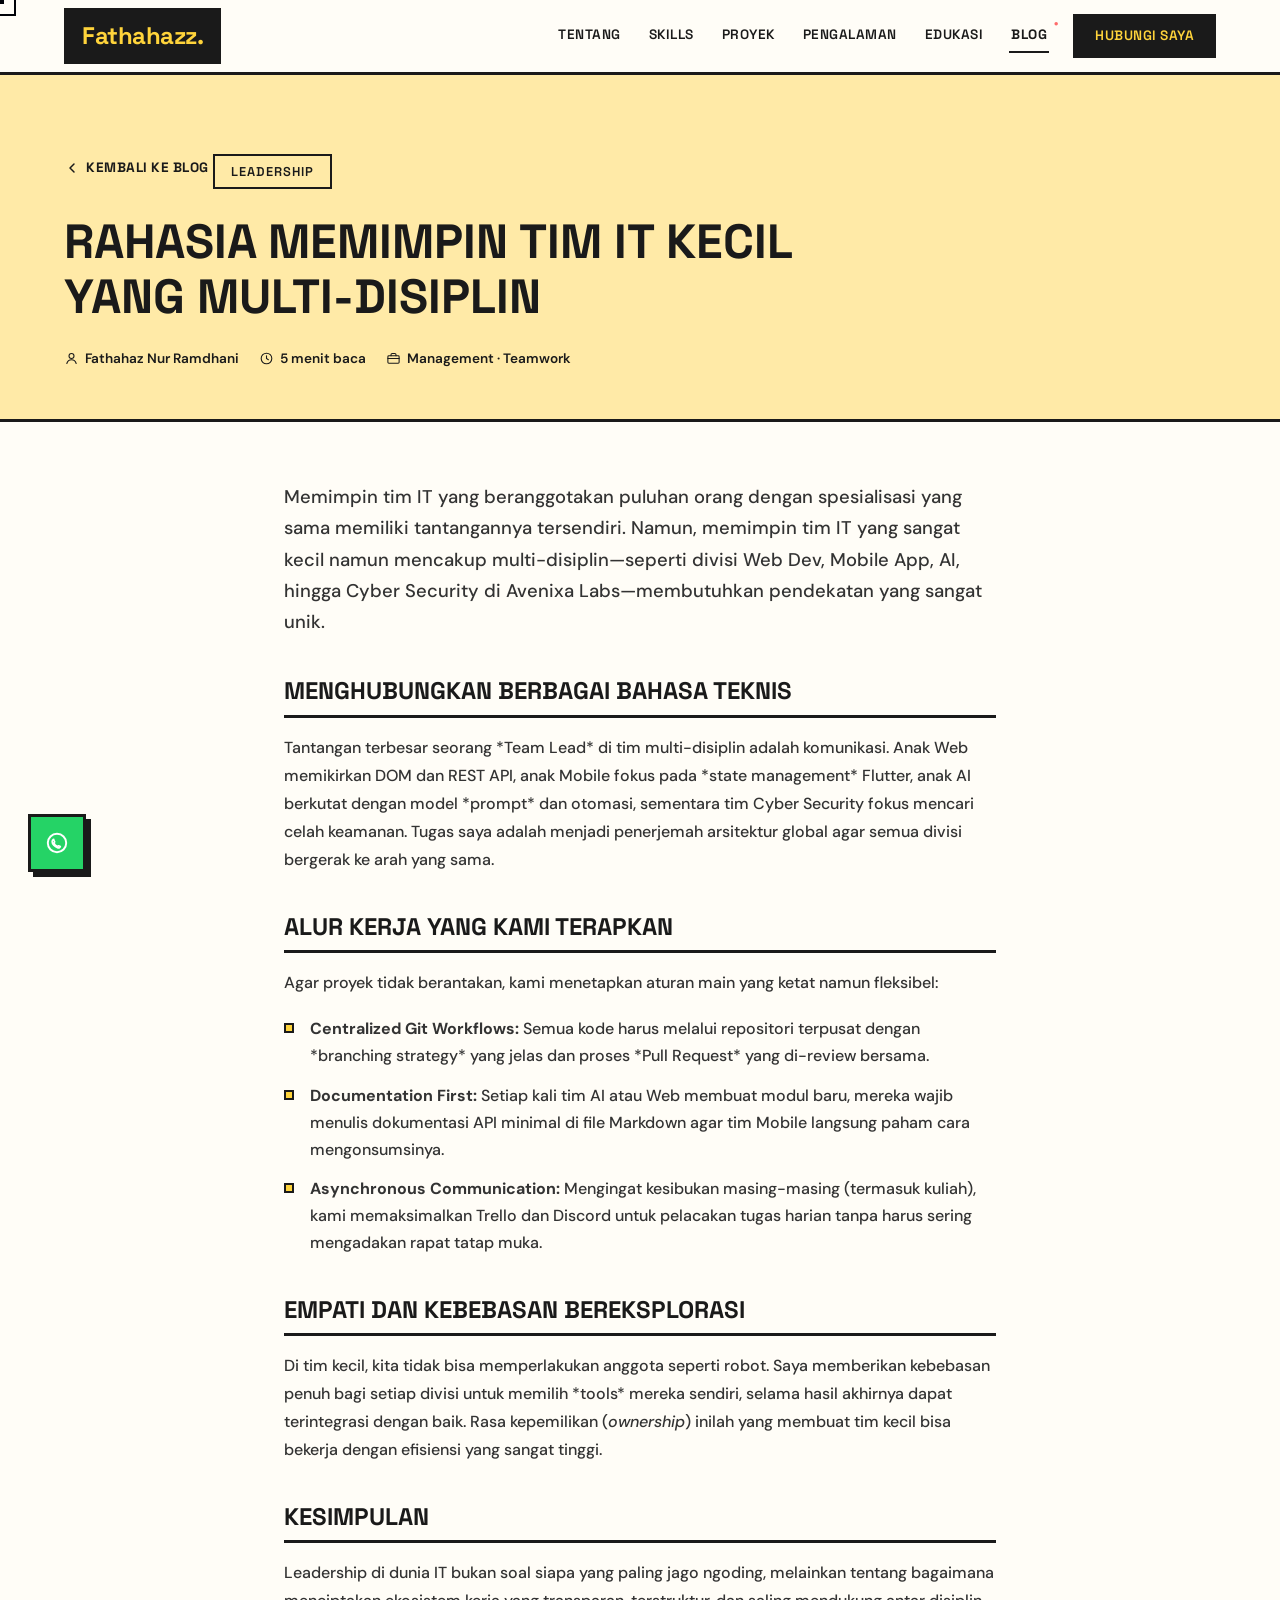
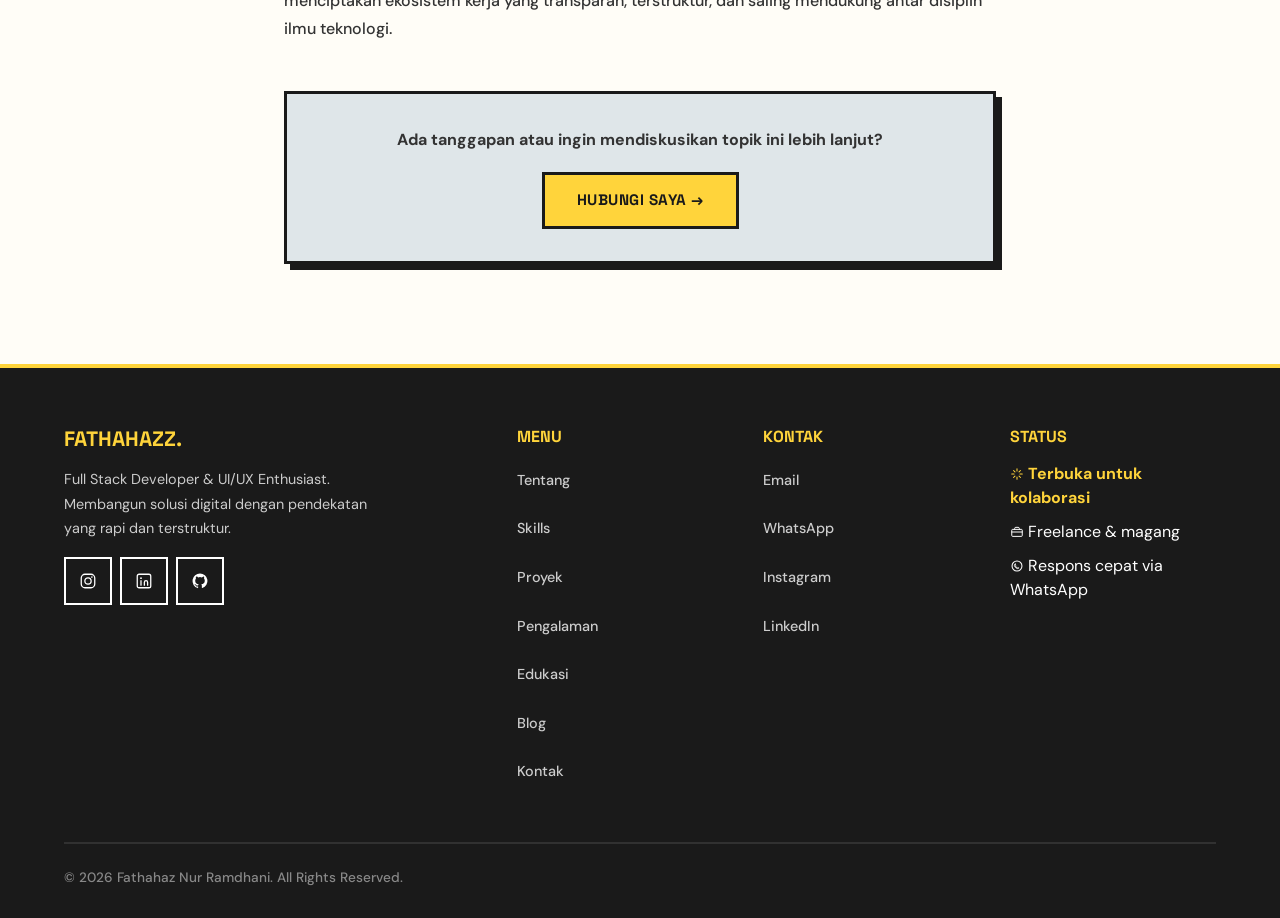
<file: blog/blog-manajemen-tim-it-kecil.html>
<!DOCTYPE html>
<html lang="id">

<head>
    <meta charset="UTF-8" />
    <meta name="viewport" content="width=device-width, initial-scale=1.0" />
    <title>Rahasia Memimpin Tim IT Kecil yang Multi-Disiplin — Fathahazz</title>
    <meta name="description" content="Berbagi pengalaman sebagai IT Team Lead di Avenixa Labs dalam mengelola divisi Web, Mobile, AI, dan Cyber Security." />
    <meta name="author" content="Fathahaz Nur Ramdhani" />
    <meta name="robots" content="index, follow" />
    <link rel="canonical" href="https://fathahazz.github.io/blog/blog-manajemen-tim-it-kecil.html" />

    <!-- Open Graph / Social Preview -->
    <meta property="og:type" content="article" />
    <meta property="og:title" content="Rahasia Memimpin Tim IT Kecil yang Multi-Disiplin" />
    <meta property="og:description" content="Berbagi pengalaman sebagai IT Team Lead di Avenixa Labs dalam mengelola divisi Web, Mobile, AI, dan Cyber Security." />
    <meta property="og:image" content="../asset/hazz1.webp" />
    <meta property="og:url" content="https://fathahazz.github.io/blog/blog-manajemen-tim-it-kecil.html" />
    <meta property="og:locale" content="id_ID" />
    <meta name="twitter:card" content="summary_large_image" />
    <meta name="twitter:title" content="Rahasia Memimpin Tim IT Kecil yang Multi-Disiplin" />
    <meta name="twitter:description" content="Berbagi pengalaman sebagai IT Team Lead di Avenixa Labs dalam mengelola divisi Web, Mobile, AI, dan Cyber Security." />
    <meta name="twitter:image" content="../asset/hazz1.webp" />

    <meta name="theme-color" content="#FFD43B" />

    <!-- Fonts -->
    <link rel="preconnect" href="https://fonts.googleapis.com">
    <link rel="preconnect" href="https://fonts.gstatic.com" crossorigin>
    <link href="https://fonts.googleapis.com/css2?family=Inter:wght@700;800;900&family=Space+Grotesk:wght@500;600;700&family=DM+Sans:opsz,wght@9..40,400;9..40,500;9..40,600;9..40,700;9..40,800&display=swap" rel="stylesheet">
    <link rel="stylesheet" href="../style.css" />

    <!-- Favicon -->
    <link rel="icon" type="image/png" sizes="96x96" href="../asset/favicon/favicon-96x96.png" />
    <link rel="icon" type="image/x-icon" href="../asset/favicon/favicon.ico" />
    <link rel="apple-touch-icon" sizes="180x180" href="../asset/favicon/apple-touch-icon.png" />
    <link rel="manifest" href="../asset/favicon/site.webmanifest" />
</head>

<body>
    <!-- ===== SVG ICON SPRITE (reusable, natural line icons) ===== -->
    <svg style="display:none">
        <symbol id="ic-sparkle" viewBox="0 0 24 24">
            <path d="M12 3v4M12 17v4M3 12h4M17 12h4M6 6l2.5 2.5M15.5 15.5L18 18M18 6l-2.5 2.5M8.5 15.5L6 18"
                stroke="currentColor" stroke-width="1.8" stroke-linecap="round" />
        </symbol>
        <symbol id="ic-bolt" viewBox="0 0 24 24">
            <path d="M13 2 4 14h6l-1 8 9-12h-6l1-8Z" stroke="currentColor" stroke-width="1.8" stroke-linejoin="round"
                stroke-linecap="round" fill="none" />
        </symbol>
        <symbol id="ic-rocket" viewBox="0 0 24 24">
            <path d="M12 2c3 1.5 5 5 5 9 0 2-1 4-2 5l-3 3-3-3c-1-1-2-3-2-5 0-4 2-7.5 5-9Z" stroke="currentColor"
                stroke-width="1.8" stroke-linejoin="round" fill="none" />
            <circle cx="12" cy="10" r="1.8" stroke="currentColor" stroke-width="1.6" fill="none" />
            <path d="M8 16c-2 0.5-3 2-3 5 3 0 4.5-1 5-3M16 16c2 0.5 3 2 3 5-3 0-4.5-1-5-3" stroke="currentColor"
                stroke-width="1.6" stroke-linecap="round" fill="none" />
        </symbol>
        <symbol id="ic-palette" viewBox="0 0 24 24">
            <path
                d="M12 3a9 9 0 1 0 0 18c1.2 0 2-1 2-2 0-.6-.3-1-.6-1.4-.3-.4-.6-.8-.6-1.3 0-1 .8-1.8 1.8-1.8H17a4 4 0 0 0 4-4c0-4.4-4-7.5-9-7.5Z"
                stroke="currentColor" stroke-width="1.8" stroke-linejoin="round" fill="none" />
            <circle cx="7.5" cy="10.5" r="1.1" fill="currentColor" />
            <circle cx="9.5" cy="7" r="1.1" fill="currentColor" />
            <circle cx="14.5" cy="7" r="1.1" fill="currentColor" />
        </symbol>
        <symbol id="ic-plus" viewBox="0 0 24 24">
            <path d="M12 5v14M5 12h14" stroke="currentColor" stroke-width="2" stroke-linecap="round" />
        </symbol>
        <symbol id="ic-chat" viewBox="0 0 24 24">
            <circle cx="12" cy="12" r="8.5" stroke="currentColor" stroke-width="1.8" fill="none" />
            <path
                d="M9 8.5c-.3 0-.6.2-.8.5-.4.5-.7 1.1-.7 1.9 0 1.1.6 2.3 1.5 3.2.9 1 2.1 1.8 3.4 2.2.8.3 1.5.3 2-.1.3-.2.6-.5.7-.9l-1.7-.8-.8.8c-1.8-.7-2.9-1.8-3.5-3.5l.8-.8-.9-1.7Z"
                stroke="currentColor" stroke-width="1.5" stroke-linecap="round" stroke-linejoin="round" fill="none" />
        </symbol>
        <symbol id="ic-arrow-up" viewBox="0 0 24 24">
            <path d="M12 19V5M5 12l7-7 7 7" stroke="currentColor" stroke-width="2.2" stroke-linecap="round"
                stroke-linejoin="round" fill="none" />
        </symbol>
        <symbol id="ic-mail" viewBox="0 0 24 24">
            <rect x="3" y="5" width="18" height="14" rx="1.5" stroke="currentColor" stroke-width="1.7" fill="none" />
            <path d="m4 6.5 8 6 8-6" stroke="currentColor" stroke-width="1.7" stroke-linecap="round"
                stroke-linejoin="round" fill="none" />
        </symbol>
        <symbol id="ic-phone" viewBox="0 0 24 24">
            <path
                d="M6.5 3.5h3l1.5 4-2 1.5a11 11 0 0 0 5.5 5.5l1.5-2 4 1.5v3c0 1-.9 1.8-1.9 1.6-6-1.2-10.9-6-12.1-12.1-.2-1 .6-1.9 1.6-1.9Z"
                stroke="currentColor" stroke-width="1.7" stroke-linejoin="round" fill="none" />
        </symbol>
        <symbol id="ic-at" viewBox="0 0 24 24">
            <circle cx="12" cy="12" r="4" stroke="currentColor" stroke-width="1.7" fill="none" />
            <path d="M16 12v1.5a2.5 2.5 0 0 0 5 0V12a9 9 0 1 0-4 7.5" stroke="currentColor" stroke-width="1.7"
                stroke-linecap="round" fill="none" />
        </symbol>
        <symbol id="ic-pin" viewBox="0 0 24 24">
            <path d="M12 22s7-6.5 7-12a7 7 0 1 0-14 0c0 5.5 7 12 7 12Z" stroke="currentColor" stroke-width="1.7"
                stroke-linejoin="round" fill="none" />
            <circle cx="12" cy="10" r="2.4" stroke="currentColor" stroke-width="1.6" fill="none" />
        </symbol>
        <symbol id="ic-cap" viewBox="0 0 24 24">
            <path d="m12 4 9 4.5-9 4.5-9-4.5Z" stroke="currentColor" stroke-width="1.7" stroke-linejoin="round"
                fill="none" />
            <path d="M7 11v4.5c0 1.4 2.2 2.5 5 2.5s5-1.1 5-2.5V11" stroke="currentColor" stroke-width="1.6"
                stroke-linecap="round" fill="none" />
            <path d="M21 8.5V14" stroke="currentColor" stroke-width="1.6" stroke-linecap="round" />
        </symbol>
        <symbol id="ic-briefcase" viewBox="0 0 24 24">
            <rect x="3" y="7.5" width="18" height="12" rx="1.5" stroke="currentColor" stroke-width="1.7" fill="none" />
            <path d="M8 7.5V6a2 2 0 0 1 2-2h4a2 2 0 0 1 2 2v1.5M3 12h18" stroke="currentColor" stroke-width="1.7"
                stroke-linecap="round" fill="none" />
        </symbol>
        <symbol id="ic-instagram" viewBox="0 0 24 24">
            <rect x="3" y="3" width="18" height="18" rx="5" stroke="currentColor" stroke-width="1.7" fill="none" />
            <circle cx="12" cy="12" r="4.2" stroke="currentColor" stroke-width="1.7" fill="none" />
            <circle cx="17.2" cy="6.8" r="1.1" fill="currentColor" />
        </symbol>
        <symbol id="ic-linkedin" viewBox="0 0 24 24">
            <rect x="3" y="3" width="18" height="18" rx="2.5" stroke="currentColor" stroke-width="1.7" fill="none" />
            <circle cx="8" cy="8.2" r="1.2" fill="currentColor" />
            <path d="M8 11.5v6M12.5 17.5v-3.7c0-1.3.9-2.3 2.2-2.3s2.1 1 2.1 2.3v3.7" stroke="currentColor"
                stroke-width="1.7" stroke-linecap="round" fill="none" />
        </symbol>
        <symbol id="ic-youtube" viewBox="0 0 24 24">
            <rect x="2.5" y="6" width="19" height="12" rx="3" stroke="currentColor" stroke-width="1.7" fill="none" />
            <path d="M10.5 9.5v5l4.3-2.5Z" fill="currentColor" />
        </symbol>
        <symbol id="ic-tiktok" viewBox="0 0 24 24">
            <path d="M14 3v10.8a2.7 2.7 0 1 1-2.5-2.7" stroke="currentColor" stroke-width="1.7" stroke-linecap="round"
                fill="none" />
            <path d="M14 3c.4 2.4 2.1 4 4.6 4.2" stroke="currentColor" stroke-width="1.7" stroke-linecap="round"
                fill="none" />
        </symbol>
        <symbol id="ic-window" viewBox="0 0 24 24">
            <rect x="3" y="4" width="18" height="16" rx="1.5" stroke="currentColor" stroke-width="1.7" fill="none" />
            <path d="M3 8.5h18" stroke="currentColor" stroke-width="1.7" />
            <circle cx="6" cy="6.2" r=".6" fill="currentColor" />
            <circle cx="8" cy="6.2" r=".6" fill="currentColor" />
        </symbol>
        <symbol id="ic-mobile" viewBox="0 0 24 24">
            <rect x="7" y="2.5" width="10" height="19" rx="2" stroke="currentColor" stroke-width="1.7" fill="none" />
            <path d="M11 18.3h2" stroke="currentColor" stroke-width="1.7" stroke-linecap="round" />
        </symbol>
        <symbol id="ic-target" viewBox="0 0 24 24">
            <circle cx="12" cy="12" r="8.5" stroke="currentColor" stroke-width="1.7" fill="none" />
            <circle cx="12" cy="12" r="4.7" stroke="currentColor" stroke-width="1.7" fill="none" />
            <circle cx="12" cy="12" r="1.2" fill="currentColor" />
        </symbol>
        <symbol id="ic-chevron-left" viewBox="0 0 24 24">
            <path d="m15 6-6 6 6 6" stroke="currentColor" stroke-width="2.2" stroke-linecap="round"
                stroke-linejoin="round" fill="none" />
        </symbol>
        <symbol id="ic-user" viewBox="0 0 24 24">
            <circle cx="12" cy="8" r="4" stroke="currentColor" stroke-width="1.7" fill="none" />
            <path d="M4.5 20c1.2-4 4-6 7.5-6s6.3 2 7.5 6" stroke="currentColor" stroke-width="1.7"
                stroke-linecap="round" fill="none" />
        </symbol>
        <symbol id="ic-clock" viewBox="0 0 24 24">
            <circle cx="12" cy="12" r="8.5" stroke="currentColor" stroke-width="1.7" fill="none" />
            <path d="M12 7.5V12l3 2" stroke="currentColor" stroke-width="1.7" stroke-linecap="round" fill="none" />
        </symbol>
        <symbol id="ic-code" viewBox="0 0 24 24">
            <path d="M8 8 4 12l4 4" stroke="currentColor" stroke-width="1.8" stroke-linecap="round"
                stroke-linejoin="round" fill="none" />
            <path d="m16 8 4 4-4 4" stroke="currentColor" stroke-width="1.8" stroke-linecap="round"
                stroke-linejoin="round" fill="none" />
            <path d="m14 5-4 14" stroke="currentColor" stroke-width="1.8" stroke-linecap="round" fill="none" />
        </symbol>
        <symbol id="ic-palette" viewBox="0 0 24 24">
            <path d="M12 3a9 9 0 1 0 0 18c1.2 0 2-1 2-2 0-.6-.3-1-.6-1.4-.3-.4-.6-.8-.6-1.3 0-1 .8-1.8 1.8-1.8H17a4 4 0 0 0 4-4c0-4.4-4-7.5-9-7.5Z"
                stroke="currentColor" stroke-width="1.8" stroke-linejoin="round" fill="none" />
        </symbol>
        <symbol id="ic-cloud" viewBox="0 0 24 24">
            <path d="M7 18h10.5a3.5 3.5 0 0 0 0-7 5.5 5.5 0 0 0-10.6-1.7A4 4 0 0 0 7 18Z" stroke="currentColor"
                stroke-width="1.7" stroke-linejoin="round" fill="none" />
        </symbol>
        <symbol id="ic-github" viewBox="0 0 24 24">
            <path
                d="M12 2a10 10 0 0 0-3.16 19.49c.5.09.68-.22.68-.48v-1.7c-2.78.6-3.37-1.34-3.37-1.34-.46-1.16-1.11-1.47-1.11-1.47-.91-.62.07-.61.07-.61 1 .07 1.53 1.03 1.53 1.03.89 1.52 2.34 1.08 2.91.83.09-.65.35-1.08.63-1.33-2.22-.25-4.56-1.11-4.56-4.94 0-1.09.39-1.98 1.03-2.68-.1-.25-.45-1.27.1-2.65 0 0 .84-.27 2.75 1.02a9.5 9.5 0 0 1 5 0c1.91-1.3 2.75-1.02 2.75-1.02.55 1.38.2 2.4.1 2.65.64.7 1.03 1.59 1.03 2.68 0 3.84-2.35 4.68-4.58 4.93.36.31.68.92.68 1.85v2.74c0 .27.18.58.69.48A10 10 0 0 0 12 2Z"
                fill="currentColor" />
        </symbol>
    </svg>

    <div class="cursor-dot" id="cursorDot"></div>
    <div class="cursor-outline" id="cursorOutline"></div>
    <div class="scroll-progress" id="scrollProgress"></div>

    <!-- ===== NAVBAR ===== -->
    <nav class="navbar" id="navbar">
        <div class="container">
            <a href="../index.html" class="logo">Fathahazz.</a>
            <div class="nav-links" id="navLinks">
                <a href="../index.html#about">Tentang</a>
                <a href="../index.html#skills">Skills</a>
                <a href="../index.html#projects">Proyek</a>
                <a href="../index.html#experience">Pengalaman</a>
                <a href="../index.html#education">Edukasi</a>
                <a href="../index.html#blog" class="active">Blog</a>
                <a href="../index.html#contact" class="nav-cta">Hubungi Saya</a>
            </div>
            <button class="hamburger" id="hamburger" aria-label="Menu">
                <span></span><span></span><span></span>
            </button>
        </div>
    </nav>

    <!-- ===== ARTICLE HEADER ===== -->
    <header class="article-hero">
        <div class="container">
            <a href="../index.html#blog" class="article-back"><svg class="ic" width="16" height="16"><use href="#ic-chevron-left" /></svg> Kembali ke Blog</a>
            <span class="neo-tag" style="background:#FFEAA7; color:#1a1a1a;">Leadership</span>
            <h1 class="article-title">Rahasia Memimpin Tim IT Kecil yang Multi-Disiplin</h1>
            <div class="article-meta">
                <span><svg class="ic" width="15" height="15"><use href="#ic-user" /></svg> Fathahaz Nur Ramdhani</span>
                <span><svg class="ic" width="15" height="15"><use href="#ic-clock" /></svg> 5 menit baca</span>
                <span><svg class="ic" width="15" height="15"><use href="#ic-briefcase" /></svg> Management · Teamwork</span>
            </div>
        </div>
    </header>

    <!-- ===== ARTICLE CONTENT ===== -->
    <section class="article-section">
        <div class="container article-container">
            <article class="article-content">
                <p class="lead">Memimpin tim IT yang beranggotakan puluhan orang dengan spesialisasi yang sama memiliki tantangannya tersendiri. Namun, memimpin tim IT yang sangat kecil namun mencakup multi-disiplin—seperti divisi Web Dev, Mobile App, AI, hingga Cyber Security di Avenixa Labs—membutuhkan pendekatan yang sangat unik.</p>

                <h2>Menghubungkan Berbagai Bahasa Teknis</h2>
                <p>Tantangan terbesar seorang *Team Lead* di tim multi-disiplin adalah komunikasi. Anak Web memikirkan DOM dan REST API, anak Mobile fokus pada *state management* Flutter, anak AI berkutat dengan model *prompt* dan otomasi, sementara tim Cyber Security fokus mencari celah keamanan. Tugas saya adalah menjadi penerjemah arsitektur global agar semua divisi bergerak ke arah yang sama.</p>

                <h2>Alur Kerja yang Kami Terapkan</h2>
                <p>Agar proyek tidak berantakan, kami menetapkan aturan main yang ketat namun fleksibel:</p>
                <ul>
                    <li><strong>Centralized Git Workflows:</strong> Semua kode harus melalui repositori terpusat dengan *branching strategy* yang jelas dan proses *Pull Request* yang di-review bersama.</li>
                    <li><strong>Documentation First:</strong> Setiap kali tim AI atau Web membuat modul baru, mereka wajib menulis dokumentasi API minimal di file Markdown agar tim Mobile langsung paham cara mengonsumsinya.</li>
                    <li><strong>Asynchronous Communication:</strong> Mengingat kesibukan masing-masing (termasuk kuliah), kami memaksimalkan Trello dan Discord untuk pelacakan tugas harian tanpa harus sering mengadakan rapat tatap muka.</li>
                </ul>

                <h2>Empati dan Kebebasan Bereksplorasi</h2>
                <p>Di tim kecil, kita tidak bisa memperlakukan anggota seperti robot. Saya memberikan kebebasan penuh bagi setiap divisi untuk memilih *tools* mereka sendiri, selama hasil akhirnya dapat terintegrasi dengan baik. Rasa kepemilikan (<em>ownership</em>) inilah yang membuat tim kecil bisa bekerja dengan efisiensi yang sangat tinggi.</p>

                <h2>Kesimpulan</h2>
                <p>Leadership di dunia IT bukan soal siapa yang paling jago ngoding, melainkan tentang bagaimana menciptakan ekosistem kerja yang transparan, terstruktur, dan saling mendukung antar disiplin ilmu teknologi.</p>
                <div class="article-cta">
                    <p>Ada tanggapan atau ingin mendiskusikan topik ini lebih lanjut?</p>
                    <a href="../index.html#contact" class="neo-btn neo-btn-primary">Hubungi Saya →</a>
                </div>
            </article>
        </div>
    </section>

    <!-- ===== FOOTER ===== -->
    <footer class="footer">
        <div class="container">
            <div class="footer-grid">
                <div>
                    <h4 style="font-size:1.3rem;">Fathahazz.</h4>
                    <p>Full Stack Developer & UI/UX Enthusiast. Membangun solusi digital dengan pendekatan yang rapi dan terstruktur.</p>
                    <div class="social-links">
                        <a href="https://instagram.com/fathahazz" target="_blank" rel="noopener" aria-label="Instagram"><svg class="ic" width="18" height="18"><use href="#ic-instagram" /></svg></a>
                        <a href="https://linkedin.com/in/fathahazz" target="_blank" rel="noopener" aria-label="LinkedIn"><svg class="ic" width="18" height="18"><use href="#ic-linkedin" /></svg></a>
                        <a href="https://github.com/hzx-greedy" target="_blank" rel="noopener" aria-label="GitHub"><svg class="ic" width="18" height="18"><use href="#ic-github" /></svg></a>
                    </div>
                </div>
                <div>
                    <h4>Menu</h4>
                    <ul>
                        <li><a href="../index.html#about">Tentang</a></li>
                        <li><a href="../index.html#skills">Skills</a></li>
                        <li><a href="../index.html#projects">Proyek</a></li>
                        <li><a href="../index.html#experience">Pengalaman</a></li>
                        <li><a href="../index.html#education">Edukasi</a></li>
                        <li><a href="../index.html#blog">Blog</a></li>
                        <li><a href="../index.html#contact">Kontak</a></li>
                    </ul>
                </div>
                <div>
                    <h4>Kontak</h4>
                    <ul>
                        <li><a href="mailto:fathahazz31@gmail.com">Email</a></li>
                        <li><a href="https://wa.me/6282110757763" target="_blank" rel="noopener">WhatsApp</a></li>
                        <li><a href="https://instagram.com/fathahazz" target="_blank" rel="noopener">Instagram</a></li>
                        <li><a href="https://linkedin.com/in/fathahazz" target="_blank" rel="noopener">LinkedIn</a></li>
                    </ul>
                </div>
                <div>
                    <h4>Status</h4>
                    <ul>
                        <li style="color:#FFD43B;font-weight:700;"><svg class="ic" width="14" height="14" style="vertical-align:-2px;margin-right:4px;"><use href="#ic-sparkle" /></svg>Terbuka untuk kolaborasi</li>
                        <li><svg class="ic" width="14" height="14" style="vertical-align:-2px;margin-right:4px;"><use href="#ic-briefcase" /></svg>Freelance & magang</li>
                        <li><svg class="ic" width="14" height="14" style="vertical-align:-2px;margin-right:4px;"><use href="#ic-chat" /></svg>Respons cepat via WhatsApp</li>
                    </ul>
                </div>
            </div>
            <div class="footer-bottom">
                <span>© 2026 Fathahaz Nur Ramdhani. All Rights Reserved.</span>
            </div>
        </div>
    </footer>

    <!-- ===== WHATSAPP FLOAT + TOOLTIP ===== -->
    <div class="wa-wrap">
        <div class="wa-tooltip" id="waTooltip">
            Ada yang ingin didiskusikan?
            <button class="wa-tooltip-close" id="waTooltipClose" aria-label="Tutup"><svg class="ic" width="12" height="12"><use href="#ic-plus" /></svg></button>
        </div>
        <a href="https://wa.me/6282110757763" class="wa-float" target="_blank" rel="noopener" aria-label="Chat WhatsApp"><svg class="ic" width="26" height="26"><use href="#ic-chat" /></svg></a>
    </div>

    <!-- ===== BACK TO TOP ===== -->
    <button class="back-to-top" id="backToTop" aria-label="Kembali ke atas"><svg class="ic" width="20" height="20"><use href="#ic-arrow-up" /></svg></button>

    <script src="../script.js"></script>
</body>
</html>
</file>
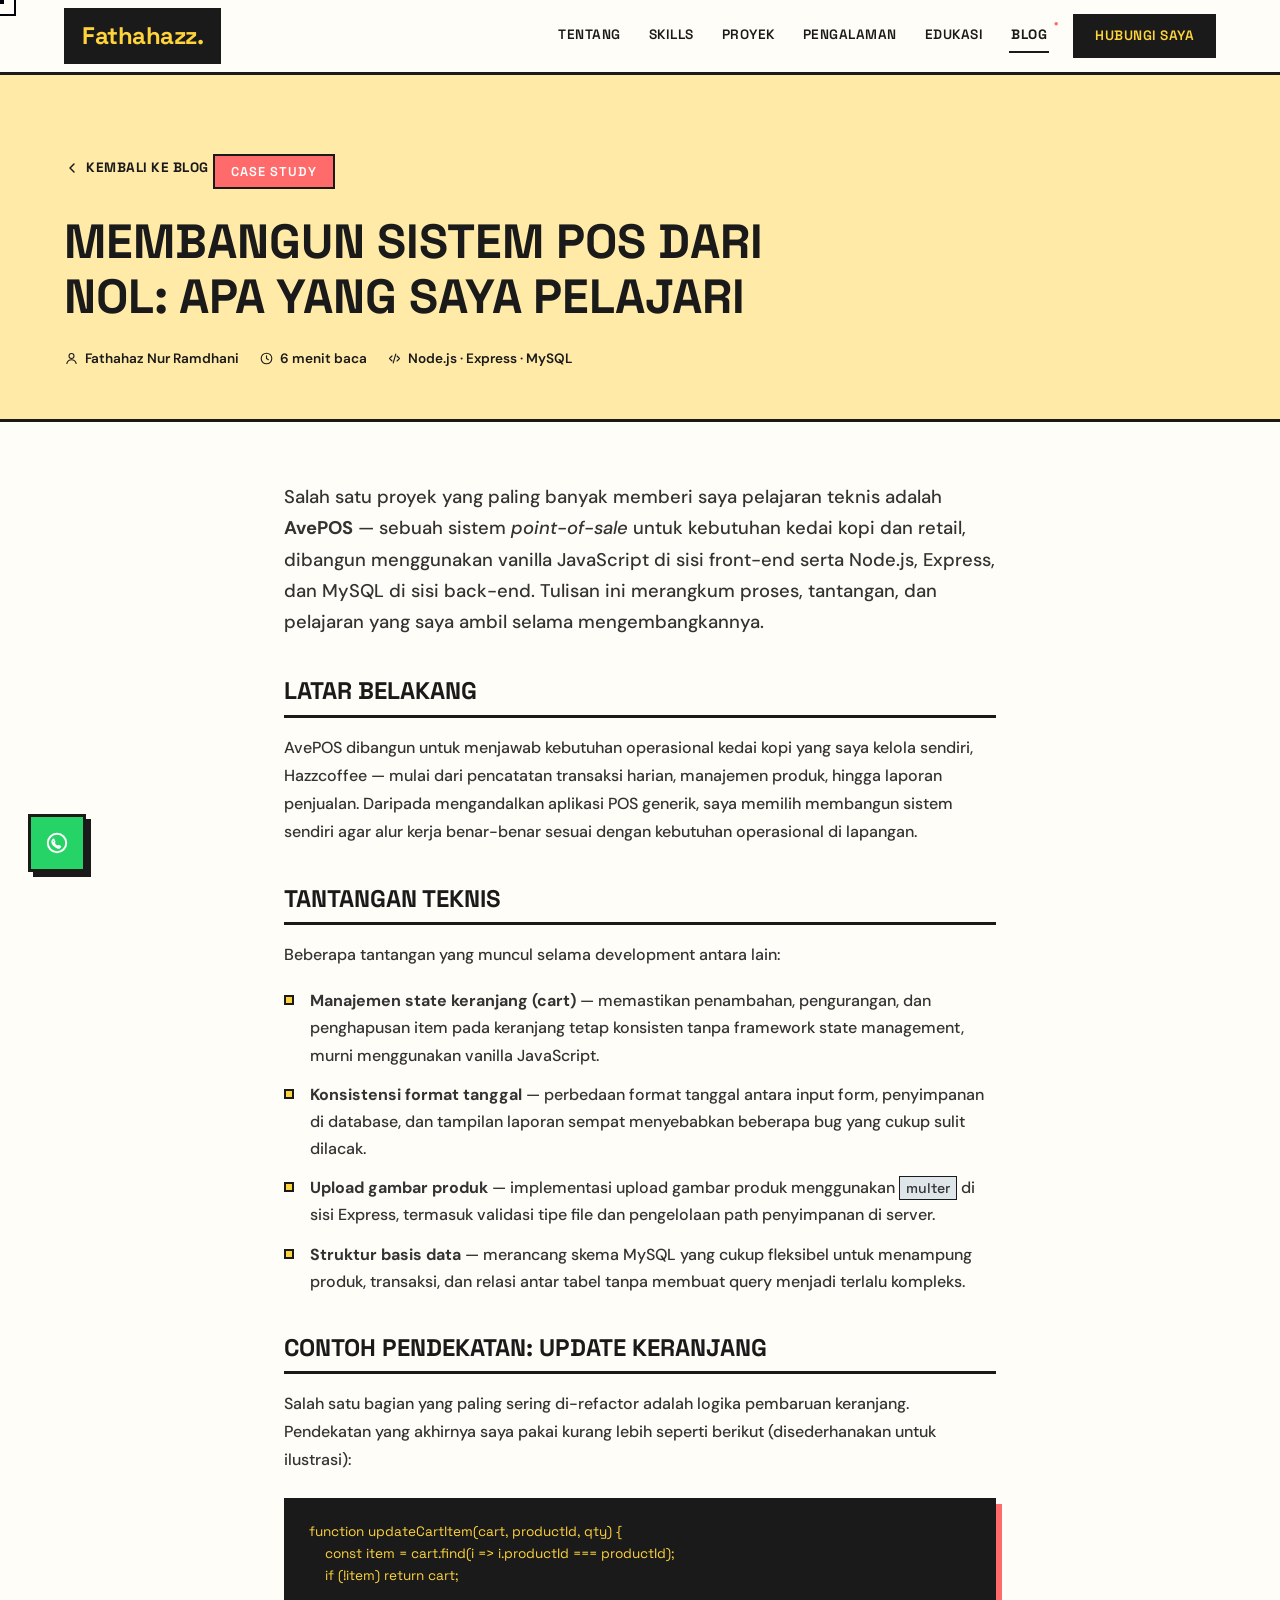
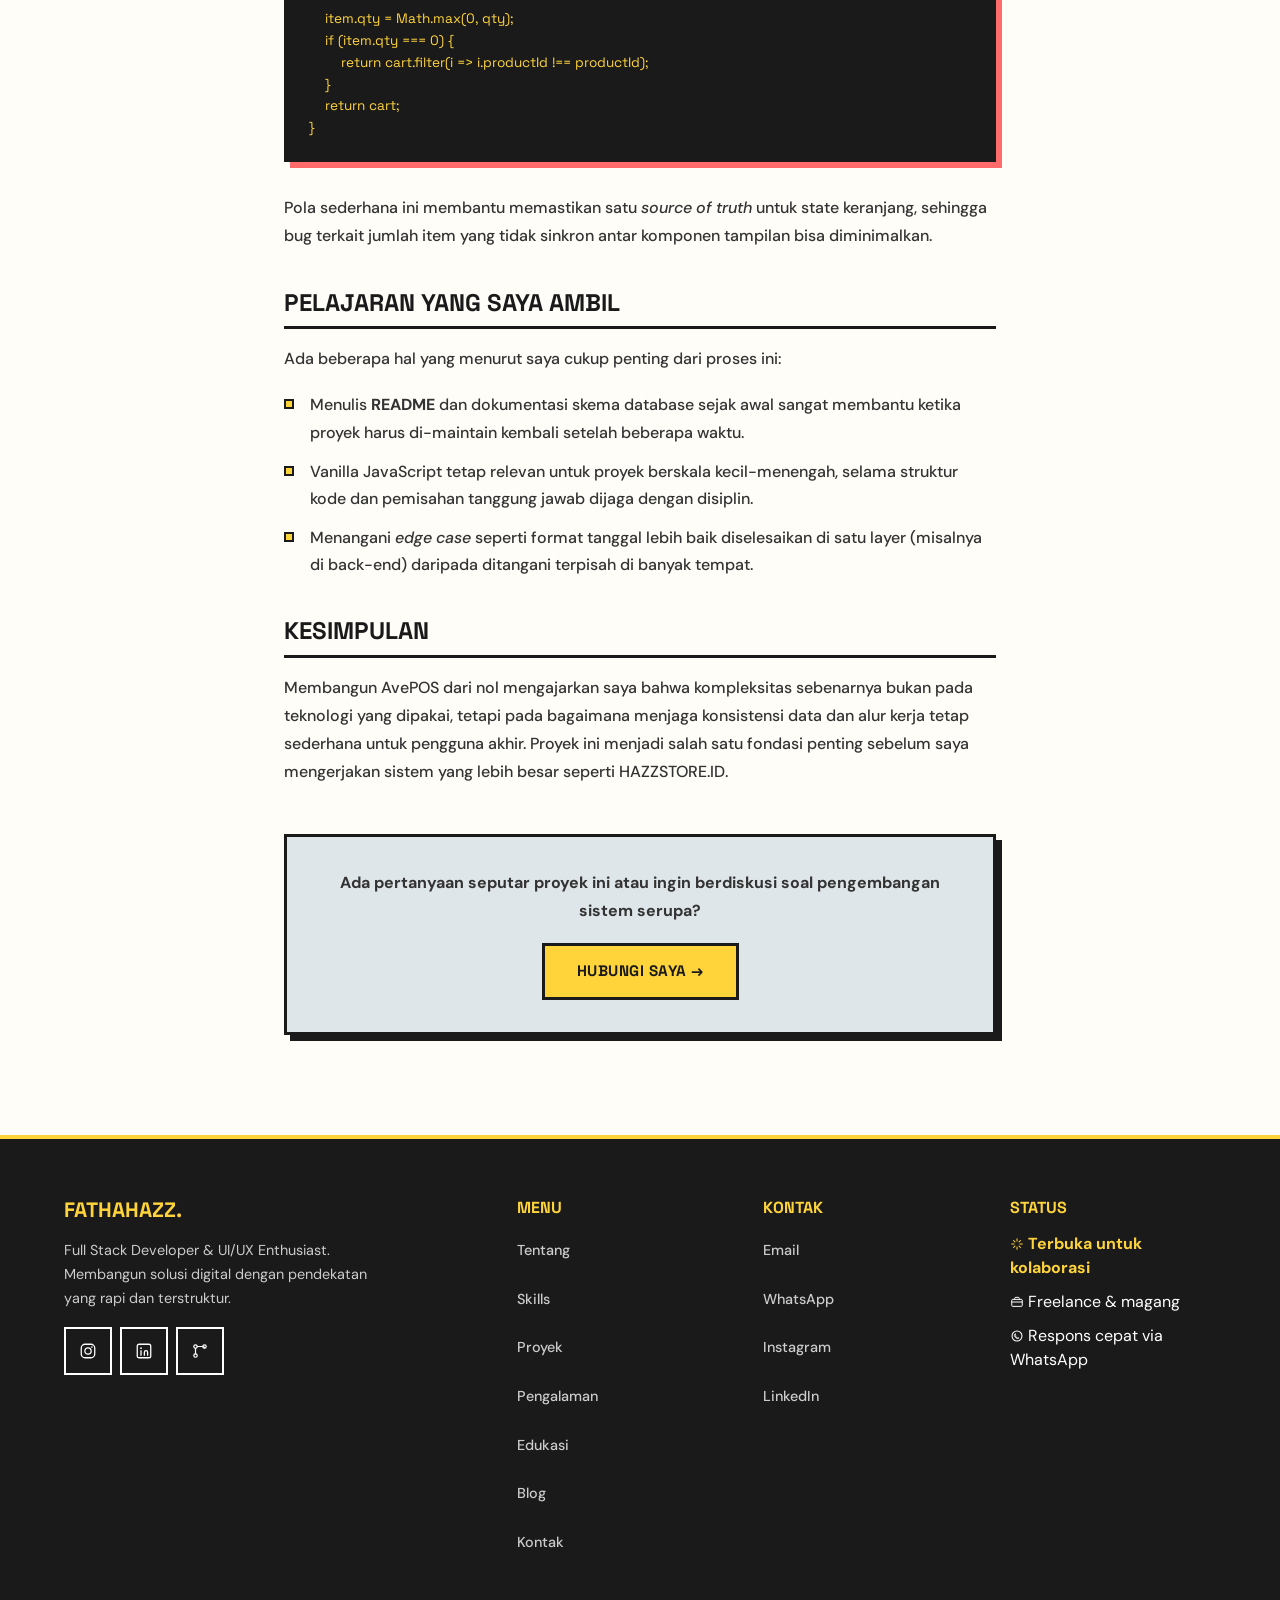
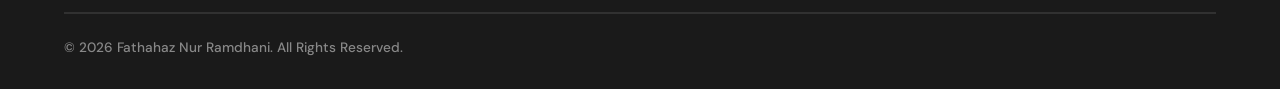
<file: blog/blog-membangun-sistem-pos.html>
<!DOCTYPE html>
<html lang="id">

<head>
    <meta charset="UTF-8" />
    <meta name="viewport" content="width=device-width, initial-scale=1.0" />
    <title>Membangun Sistem POS dari Nol: Apa yang Saya Pelajari — Fathahazz</title>
    <meta name="description"
        content="Case study proses membangun AvePOS, sistem point-of-sale berbasis Node.js, Express, dan MySQL — tantangan teknis dan pelajaran yang saya ambil." />
    <meta name="author" content="Fathahaz Nur Ramdhani" />
    <meta name="robots" content="index, follow" />
    <link rel="canonical" href="https://fathahazz.my.id/blog/blog-membangun-sistem-pos.html" />

    <!-- Open Graph / Social Preview -->
    <meta property="og:type" content="article" />
    <meta property="og:title" content="Membangun Sistem POS dari Nol: Apa yang Saya Pelajari" />
    <meta property="og:description"
        content="Case study proses membangun AvePOS — sistem point-of-sale berbasis Node.js, Express, dan MySQL." />
    <meta property="og:image" content="../asset/hazz1.webp" />
    <meta property="og:url" content="https://fathahazz.my.id/blog/blog-membangun-sistem-pos.html" />
    <meta property="og:locale" content="id_ID" />
    <meta name="twitter:card" content="summary_large_image" />
    <meta name="twitter:title" content="Membangun Sistem POS dari Nol: Apa yang Saya Pelajari" />
    <meta name="twitter:description" content="Case study proses membangun AvePOS dari nol." />
    <meta name="twitter:image" content="../asset/hazz1.webp" />

    <meta name="theme-color" content="#FFD43B" />

    <!-- Fonts (preconnect ke kedua domain Google Fonts untuk mempercepat handshake) -->
    <link rel="preconnect" href="https://fonts.googleapis.com">
    <link rel="preconnect" href="https://fonts.gstatic.com" crossorigin>
    <link
        href="https://fonts.googleapis.com/css2?family=Inter:wght@700;800;900&family=Space+Grotesk:wght@500;600;700&family=DM+Sans:opsz,wght@9..40,400;9..40,500;9..40,600;9..40,700;9..40,800&display=swap"
        rel="stylesheet">
    <link rel="stylesheet" href="../style.css" />

    <!-- Favicon -->
    <link rel="icon" type="image/png" sizes="96x96" href="../asset/favicon/favicon-96x96.png" />
    <link rel="icon" type="image/x-icon" href="../asset/favicon/favicon.ico" />
    <link rel="apple-touch-icon" sizes="180x180" href="../asset/favicon/apple-touch-icon.png" />
    <link rel="manifest" href="../asset/favicon/site.webmanifest" />

    <!-- Structured Data untuk mesin pencari -->
    <script type="application/ld+json">
    {
        "@context": "https://schema.org",
        "@type": "Article",
        "headline": "Membangun Sistem POS dari Nol: Apa yang Saya Pelajari",
        "description": "Case study proses membangun AvePOS, sistem point-of-sale berbasis Node.js, Express, dan MySQL.",
        "author": {
            "@type": "Person",
            "name": "Fathahaz Nur Ramdhani",
            "alternateName": "Fathahazz",
            "url": "https://fathahazz.my.id/"
        },
        "image": "https://fathahazz.my.id/asset/hazz1.webp",
        "mainEntityOfPage": "https://fathahazz.my.id/blog/blog-membangun-sistem-pos.html"
    }
    </script>
</head>

<body>

    <!-- ===== SVG ICON SPRITE (reusable, natural line icons) ===== -->
    <svg style="display:none">
        <symbol id="ic-sparkle" viewBox="0 0 24 24">
            <path d="M12 3v4M12 17v4M3 12h4M17 12h4M6 6l2.5 2.5M15.5 15.5L18 18M18 6l-2.5 2.5M8.5 15.5L6 18"
                stroke="currentColor" stroke-width="1.8" stroke-linecap="round" />
        </symbol>
        <symbol id="ic-bolt" viewBox="0 0 24 24">
            <path d="M13 2 4 14h6l-1 8 9-12h-6l1-8Z" stroke="currentColor" stroke-width="1.8" stroke-linejoin="round"
                stroke-linecap="round" fill="none" />
        </symbol>
        <symbol id="ic-rocket" viewBox="0 0 24 24">
            <path d="M12 2c3 1.5 5 5 5 9 0 2-1 4-2 5l-3 3-3-3c-1-1-2-3-2-5 0-4 2-7.5 5-9Z" stroke="currentColor"
                stroke-width="1.8" stroke-linejoin="round" fill="none" />
            <circle cx="12" cy="10" r="1.8" stroke="currentColor" stroke-width="1.6" fill="none" />
            <path d="M8 16c-2 0.5-3 2-3 5 3 0 4.5-1 5-3M16 16c2 0.5 3 2 3 5-3 0-4.5-1-5-3" stroke="currentColor"
                stroke-width="1.6" stroke-linecap="round" fill="none" />
        </symbol>
        <symbol id="ic-palette" viewBox="0 0 24 24">
            <path
                d="M12 3a9 9 0 1 0 0 18c1.2 0 2-1 2-2 0-.6-.3-1-.6-1.4-.3-.4-.6-.8-.6-1.3 0-1 .8-1.8 1.8-1.8H17a4 4 0 0 0 4-4c0-4.4-4-7.5-9-7.5Z"
                stroke="currentColor" stroke-width="1.8" stroke-linejoin="round" fill="none" />
            <circle cx="7.5" cy="10.5" r="1.1" fill="currentColor" />
            <circle cx="9.5" cy="7" r="1.1" fill="currentColor" />
            <circle cx="14.5" cy="7" r="1.1" fill="currentColor" />
        </symbol>
        <symbol id="ic-plus" viewBox="0 0 24 24">
            <path d="M12 5v14M5 12h14" stroke="currentColor" stroke-width="2" stroke-linecap="round" />
        </symbol>
        <symbol id="ic-chat" viewBox="0 0 24 24">
            <circle cx="12" cy="12" r="8.5" stroke="currentColor" stroke-width="1.8" fill="none" />

            <path
                d="M9 8.5c-.3 0-.6.2-.8.5-.4.5-.7 1.1-.7 1.9 0 1.1.6 2.3 1.5 3.2.9 1 2.1 1.8 3.4 2.2.8.3 1.5.3 2-.1.3-.2.6-.5.7-.9l-1.7-.8-.8.8c-1.8-.7-2.9-1.8-3.5-3.5l.8-.8-.9-1.7Z"
                stroke="currentColor" stroke-width="1.5" stroke-linecap="round" stroke-linejoin="round" fill="none" />
        </symbol>
        <symbol id="ic-arrow-up" viewBox="0 0 24 24">
            <path d="M12 19V5M5 12l7-7 7 7" stroke="currentColor" stroke-width="2.2" stroke-linecap="round"
                stroke-linejoin="round" fill="none" />
        </symbol>
        <symbol id="ic-mail" viewBox="0 0 24 24">
            <rect x="3" y="5" width="18" height="14" rx="1.5" stroke="currentColor" stroke-width="1.7" fill="none" />
            <path d="m4 6.5 8 6 8-6" stroke="currentColor" stroke-width="1.7" stroke-linecap="round"
                stroke-linejoin="round" fill="none" />
        </symbol>
        <symbol id="ic-phone" viewBox="0 0 24 24">
            <path
                d="M6.5 3.5h3l1.5 4-2 1.5a11 11 0 0 0 5.5 5.5l1.5-2 4 1.5v3c0 1-.9 1.8-1.9 1.6-6-1.2-10.9-6-12.1-12.1-.2-1 .6-1.9 1.6-1.9Z"
                stroke="currentColor" stroke-width="1.7" stroke-linejoin="round" fill="none" />
        </symbol>
        <symbol id="ic-at" viewBox="0 0 24 24">
            <circle cx="12" cy="12" r="4" stroke="currentColor" stroke-width="1.7" fill="none" />
            <path d="M16 12v1.5a2.5 2.5 0 0 0 5 0V12a9 9 0 1 0-4 7.5" stroke="currentColor" stroke-width="1.7"
                stroke-linecap="round" fill="none" />
        </symbol>
        <symbol id="ic-pin" viewBox="0 0 24 24">
            <path d="M12 22s7-6.5 7-12a7 7 0 1 0-14 0c0 5.5 7 12 7 12Z" stroke="currentColor" stroke-width="1.7"
                stroke-linejoin="round" fill="none" />
            <circle cx="12" cy="10" r="2.4" stroke="currentColor" stroke-width="1.6" fill="none" />
        </symbol>
        <symbol id="ic-cap" viewBox="0 0 24 24">
            <path d="m12 4 9 4.5-9 4.5-9-4.5Z" stroke="currentColor" stroke-width="1.7" stroke-linejoin="round"
                fill="none" />
            <path d="M7 11v4.5c0 1.4 2.2 2.5 5 2.5s5-1.1 5-2.5V11" stroke="currentColor" stroke-width="1.6"
                stroke-linecap="round" fill="none" />
            <path d="M21 8.5V14" stroke="currentColor" stroke-width="1.6" stroke-linecap="round" />
        </symbol>
        <symbol id="ic-briefcase" viewBox="0 0 24 24">
            <rect x="3" y="7.5" width="18" height="12" rx="1.5" stroke="currentColor" stroke-width="1.7" fill="none" />
            <path d="M8 7.5V6a2 2 0 0 1 2-2h4a2 2 0 0 1 2 2v1.5M3 12h18" stroke="currentColor" stroke-width="1.7"
                stroke-linecap="round" fill="none" />
        </symbol>
        <symbol id="ic-instagram" viewBox="0 0 24 24">
            <rect x="3" y="3" width="18" height="18" rx="5" stroke="currentColor" stroke-width="1.7" fill="none" />
            <circle cx="12" cy="12" r="4.2" stroke="currentColor" stroke-width="1.7" fill="none" />
            <circle cx="17.2" cy="6.8" r="1.1" fill="currentColor" />
        </symbol>
        <symbol id="ic-linkedin" viewBox="0 0 24 24">
            <rect x="3" y="3" width="18" height="18" rx="2.5" stroke="currentColor" stroke-width="1.7" fill="none" />
            <circle cx="8" cy="8.2" r="1.2" fill="currentColor" />
            <path d="M8 11.5v6M12.5 17.5v-3.7c0-1.3.9-2.3 2.2-2.3s2.1 1 2.1 2.3v3.7" stroke="currentColor"
                stroke-width="1.7" stroke-linecap="round" fill="none" />
            <path d="M8 11.5h0" stroke="currentColor" stroke-width="1.7" />
        </symbol>
        <symbol id="ic-youtube" viewBox="0 0 24 24">
            <rect x="2.5" y="6" width="19" height="12" rx="3" stroke="currentColor" stroke-width="1.7" fill="none" />
            <path d="M10.5 9.5v5l4.3-2.5Z" fill="currentColor" />
        </symbol>
        <symbol id="ic-tiktok" viewBox="0 0 24 24">
            <path d="M14 3v10.8a2.7 2.7 0 1 1-2.5-2.7" stroke="currentColor" stroke-width="1.7" stroke-linecap="round"
                fill="none" />
            <path d="M14 3c.4 2.4 2.1 4 4.6 4.2" stroke="currentColor" stroke-width="1.7" stroke-linecap="round"
                fill="none" />
        </symbol>
        <symbol id="ic-window" viewBox="0 0 24 24">
            <rect x="3" y="4" width="18" height="16" rx="1.5" stroke="currentColor" stroke-width="1.7" fill="none" />
            <path d="M3 8.5h18" stroke="currentColor" stroke-width="1.7" />
            <circle cx="6" cy="6.2" r=".6" fill="currentColor" />
            <circle cx="8" cy="6.2" r=".6" fill="currentColor" />
        </symbol>
        <symbol id="ic-mobile" viewBox="0 0 24 24">
            <rect x="7" y="2.5" width="10" height="19" rx="2" stroke="currentColor" stroke-width="1.7" fill="none" />
            <path d="M11 18.3h2" stroke="currentColor" stroke-width="1.7" stroke-linecap="round" />
        </symbol>
        <symbol id="ic-target" viewBox="0 0 24 24">
            <circle cx="12" cy="12" r="8.5" stroke="currentColor" stroke-width="1.7" fill="none" />
            <circle cx="12" cy="12" r="4.7" stroke="currentColor" stroke-width="1.7" fill="none" />
            <circle cx="12" cy="12" r="1.2" fill="currentColor" />
        </symbol>
        <symbol id="ic-camera" viewBox="0 0 24 24">
            <path d="M4 8h3l1.5-2h7L17 8h3a1 1 0 0 1 1 1v9a1 1 0 0 1-1 1H4a1 1 0 0 1-1-1V9a1 1 0 0 1 1-1Z"
                stroke="currentColor" stroke-width="1.7" stroke-linejoin="round" fill="none" />
            <circle cx="12" cy="13" r="3.3" stroke="currentColor" stroke-width="1.7" fill="none" />
        </symbol>
        <symbol id="ic-pencil" viewBox="0 0 24 24">
            <path d="m4 20 1-4.5L15.5 5 19 8.5 8.5 19 4 20Z" stroke="currentColor" stroke-width="1.7"
                stroke-linejoin="round" fill="none" />
            <path d="M13.5 6.7 17.3 10.5" stroke="currentColor" stroke-width="1.7" stroke-linecap="round" />
        </symbol>
        <symbol id="ic-star" viewBox="0 0 24 24">
            <path d="m12 3 2.6 5.8 6.2.6-4.7 4.2 1.4 6.2L12 16.9 6.5 19.8l1.4-6.2L3.2 9.4l6.2-.6Z" stroke="currentColor"
                stroke-width="1.6" stroke-linejoin="round" fill="none" />
        </symbol>
        <symbol id="ic-user" viewBox="0 0 24 24">
            <circle cx="12" cy="8" r="4" stroke="currentColor" stroke-width="1.7" fill="none" />
            <path d="M4.5 20c1.2-4 4-6 7.5-6s6.3 2 7.5 6" stroke="currentColor" stroke-width="1.7"
                stroke-linecap="round" fill="none" />
        </symbol>
        <symbol id="ic-check" viewBox="0 0 24 24">
            <path d="m4 12.5 5.5 5.5L20 6.5" stroke="currentColor" stroke-width="2.2" stroke-linecap="round"
                stroke-linejoin="round" fill="none" />
        </symbol>
        <symbol id="ic-minus" viewBox="0 0 24 24">
            <path d="M5 12h14" stroke="currentColor" stroke-width="2" stroke-linecap="round" />
        </symbol>
        <symbol id="ic-chevron" viewBox="0 0 24 24">
            <path d="m6 9 6 6 6-6" stroke="currentColor" stroke-width="2.2" stroke-linecap="round"
                stroke-linejoin="round" fill="none" />
        </symbol>
        <symbol id="ic-chevron-left" viewBox="0 0 24 24">
            <path d="m15 6-6 6 6 6" stroke="currentColor" stroke-width="2.2" stroke-linecap="round"
                stroke-linejoin="round" fill="none" />
        </symbol>
        <symbol id="ic-chevron-right" viewBox="0 0 24 24">
            <path d="m9 6 6 6-6 6" stroke="currentColor" stroke-width="2.2" stroke-linecap="round"
                stroke-linejoin="round" fill="none" />
        </symbol>
        <symbol id="ic-clock" viewBox="0 0 24 24">
            <circle cx="12" cy="12" r="8.5" stroke="currentColor" stroke-width="1.7" fill="none" />
            <path d="M12 7.5V12l3 2" stroke="currentColor" stroke-width="1.7" stroke-linecap="round" fill="none" />
        </symbol>
        <symbol id="ic-coffee" viewBox="0 0 24 24">
            <path d="M4 8h13v6a5 5 0 0 1-5 5H9a5 5 0 0 1-5-5V8Z" stroke="currentColor" stroke-width="1.7"
                stroke-linejoin="round" fill="none" />
            <path d="M17 9.5h1.5a2.5 2.5 0 0 1 0 5H17" stroke="currentColor" stroke-width="1.7" fill="none" />
            <path d="M8 3.5c-.6.8-.6 1.4 0 2.2M12 3.5c-.6.8-.6 1.4 0 2.2" stroke="currentColor" stroke-width="1.5"
                stroke-linecap="round" />
        </symbol>
        <symbol id="ic-git" viewBox="0 0 24 24">
            <circle cx="6" cy="6" r="2.3" stroke="currentColor" stroke-width="1.6" fill="none" />
            <circle cx="6" cy="18" r="2.3" stroke="currentColor" stroke-width="1.6" fill="none" />
            <circle cx="18" cy="6" r="2.3" stroke="currentColor" stroke-width="1.6" fill="none" />
            <path d="M6 8.3v7.4M8.3 6H16a2 2 0 0 1 2 2v0" stroke="currentColor" stroke-width="1.6"
                stroke-linecap="round" fill="none" />
        </symbol>
        <symbol id="ic-cloud" viewBox="0 0 24 24">
            <path d="M7 18h10.5a3.5 3.5 0 0 0 0-7 5.5 5.5 0 0 0-10.6-1.7A4 4 0 0 0 7 18Z" stroke="currentColor"
                stroke-width="1.7" stroke-linejoin="round" fill="none" />
        </symbol>
        <symbol id="ic-db" viewBox="0 0 24 24">
            <ellipse cx="12" cy="6" rx="7" ry="2.6" stroke="currentColor" stroke-width="1.7" fill="none" />
            <path d="M5 6v6c0 1.4 3.1 2.6 7 2.6s7-1.2 7-2.6V6M5 12v6c0 1.4 3.1 2.6 7 2.6s7-1.2 7-2.6v-6"
                stroke="currentColor" stroke-width="1.7" fill="none" />
        </symbol>
        <symbol id="ic-code" viewBox="0 0 24 24">
            <path d="M8 8 4 12l4 4" stroke="currentColor" stroke-width="1.8" stroke-linecap="round"
                stroke-linejoin="round" fill="none" />

            <path d="m16 8 4 4-4 4" stroke="currentColor" stroke-width="1.8" stroke-linecap="round"
                stroke-linejoin="round" fill="none" />

            <path d="m14 5-4 14" stroke="currentColor" stroke-width="1.8" stroke-linecap="round" fill="none" />
        </symbol>
        <symbol id="ic-app" viewBox="0 0 24 24">
            <rect x="5" y="3" width="14" height="18" rx="3" stroke="currentColor" stroke-width="1.8" fill="none" />

            <rect x="8" y="7" width="3" height="3" rx=".5" fill="currentColor" />

            <rect x="13" y="7" width="3" height="3" rx=".5" fill="currentColor" />

            <rect x="8" y="12" width="3" height="3" rx=".5" fill="currentColor" />

            <rect x="13" y="12" width="3" height="3" rx=".5" fill="currentColor" />
        </symbol>
        <symbol id="ic-react" viewBox="0 0 24 24">
            <circle cx="12" cy="12" r="1.8" fill="currentColor" />

            <ellipse cx="12" cy="12" rx="8" ry="3.2" stroke="currentColor" stroke-width="1.5" fill="none" />

            <ellipse cx="12" cy="12" rx="8" ry="3.2" transform="rotate(60 12 12)" stroke="currentColor"
                stroke-width="1.5" fill="none" />

            <ellipse cx="12" cy="12" rx="8" ry="3.2" transform="rotate(-60 12 12)" stroke="currentColor"
                stroke-width="1.5" fill="none" />
        </symbol>
        <symbol id="ic-nodejs" viewBox="0 0 24 24">
            <path d="M12 2.5 19 6.5v11L12 21.5 5 17.5v-11L12 2.5Z" stroke="currentColor" stroke-width="1.6"
                fill="none" />
            <text x="12" y="15" text-anchor="middle" font-size="6" font-family="Arial" fill="currentColor">JS</text>
        </symbol>
        <symbol id="ic-flutter" viewBox="0 0 24 24">
            <path d="M7 12 16 3h4L9 14Z" stroke="currentColor" stroke-width="1.6" fill="none" stroke-linejoin="round" />

            <path d="M9 14 13.5 18.5H18L13 13.5Z" stroke="currentColor" stroke-width="1.6" fill="none"
                stroke-linejoin="round" />

            <path d="M13 13.5 16 10.5H20L17 13.5" stroke="currentColor" stroke-width="1.6" fill="none"
                stroke-linejoin="round" />
        </symbol>
        <symbol id="ic-nextjs" viewBox="0 0 24 24">
            <circle cx="12" cy="12" r="9" stroke="currentColor" stroke-width="1.6" fill="none" />

            <path d="M9 16V8l6 8V8" stroke="currentColor" stroke-width="1.6" stroke-linecap="round"
                stroke-linejoin="round" fill="none" />
        </symbol>
        <symbol id="ic-gitt" viewBox="0 0 24 24">
            <rect x="6" y="6" width="12" height="12" rx="2" transform="rotate(45 12 12)" stroke="currentColor"
                stroke-width="1.6" fill="none" />

            <circle cx="10" cy="10" r="1.2" fill="currentColor" />

            <circle cx="14" cy="14" r="1.2" fill="currentColor" />

            <circle cx="10" cy="16" r="1.2" fill="currentColor" />

            <path d="M10 10v6M10 10l4 4" stroke="currentColor" stroke-width="1.6" stroke-linecap="round" />
        </symbol>
        <symbol id="ic-vercel" viewBox="0 0 24 24">
            <path d="M12 4 20 18H4L12 4Z" stroke="currentColor" stroke-width="1.8" stroke-linejoin="round"
                fill="none" />
        </symbol>
    </svg>

    <!-- ===== CUSTOM CURSOR ===== -->
    <div class="cursor-dot" id="cursorDot"></div>
    <div class="cursor-outline" id="cursorOutline"></div>
    <div class="scroll-progress" id="scrollProgress"></div>

    <!-- ===== NAVBAR ===== -->
    <nav class="navbar" id="navbar">
        <div class="container">
            <a href="../index.html" class="logo">Fathahazz.</a>
            <div class="nav-links" id="navLinks">
                <a href="../index.html#about">Tentang</a>
                <a href="../index.html#skills">Skills</a>
                <a href="../index.html#projects">Proyek</a>
                <a href="../index.html#experience">Pengalaman</a>
                <a href="../index.html#education">Edukasi</a>
                <a href="../index.html#blog" class="active">Blog</a>
                <a href="../index.html#contact" class="nav-cta">Hubungi Saya</a>
            </div>
            <button class="hamburger" id="hamburger" aria-label="Menu">
                <span></span><span></span><span></span>
            </button>
        </div>
    </nav>

    <!-- ===== ARTICLE HEADER ===== -->
    <header class="article-hero">
        <div class="container">
            <a href="../index.html#blog" class="article-back"><svg class="ic" width="16" height="16">
                    <use href="#ic-chevron-left" /></svg> Kembali ke Blog</a>
            <span class="neo-tag" style="background:#FF6B6B;">Case Study</span>
            <h1 class="article-title">Membangun Sistem POS dari Nol: Apa yang Saya Pelajari</h1>
            <div class="article-meta">
                <span><svg class="ic" width="15" height="15">
                        <use href="#ic-user" /></svg> Fathahaz Nur Ramdhani</span>
                <span><svg class="ic" width="15" height="15">
                        <use href="#ic-clock" /></svg> 6 menit baca</span>
                <span><svg class="ic" width="15" height="15">
                        <use href="#ic-code" /></svg> Node.js · Express · MySQL</span>
            </div>
        </div>
    </header>

    <!-- ===== ARTICLE CONTENT ===== -->
    <section class="article-section">
        <div class="container article-container">
            <article class="article-content">
                <p class="lead">Salah satu proyek yang paling banyak memberi saya pelajaran teknis adalah
                    <strong>AvePOS</strong> — sebuah sistem <em>point-of-sale</em> untuk kebutuhan kedai kopi dan
                    retail, dibangun menggunakan vanilla JavaScript di sisi front-end serta Node.js, Express, dan
                    MySQL di sisi back-end. Tulisan ini merangkum proses, tantangan, dan pelajaran yang saya ambil
                    selama mengembangkannya.</p>

                <h2>Latar Belakang</h2>
                <p>AvePOS dibangun untuk menjawab kebutuhan operasional kedai kopi yang saya kelola sendiri,
                    Hazzcoffee — mulai dari pencatatan transaksi harian, manajemen produk, hingga laporan
                    penjualan. Daripada mengandalkan aplikasi POS generik, saya memilih membangun sistem sendiri
                    agar alur kerja benar-benar sesuai dengan kebutuhan operasional di lapangan.</p>

                <h2>Tantangan Teknis</h2>
                <p>Beberapa tantangan yang muncul selama development antara lain:</p>
                <ul>
                    <li><strong>Manajemen state keranjang (cart)</strong> — memastikan penambahan, pengurangan,
                        dan penghapusan item pada keranjang tetap konsisten tanpa framework state management,
                        murni menggunakan vanilla JavaScript.</li>
                    <li><strong>Konsistensi format tanggal</strong> — perbedaan format tanggal antara input form,
                        penyimpanan di database, dan tampilan laporan sempat menyebabkan beberapa bug yang cukup
                        sulit dilacak.</li>
                    <li><strong>Upload gambar produk</strong> — implementasi upload gambar produk menggunakan
                        <code>multer</code> di sisi Express, termasuk validasi tipe file dan pengelolaan path
                        penyimpanan di server.</li>
                    <li><strong>Struktur basis data</strong> — merancang skema MySQL yang cukup fleksibel untuk
                        menampung produk, transaksi, dan relasi antar tabel tanpa membuat query menjadi terlalu
                        kompleks.</li>
                </ul>

                <h2>Contoh Pendekatan: Update Keranjang</h2>
                <p>Salah satu bagian yang paling sering di-refactor adalah logika pembaruan keranjang. Pendekatan
                    yang akhirnya saya pakai kurang lebih seperti berikut (disederhanakan untuk ilustrasi):</p>
                <pre><code>function updateCartItem(cart, productId, qty) {
    const item = cart.find(i => i.productId === productId);
    if (!item) return cart;

    item.qty = Math.max(0, qty);
    if (item.qty === 0) {
        return cart.filter(i => i.productId !== productId);
    }
    return cart;
}</code></pre>
                <p>Pola sederhana ini membantu memastikan satu <em>source of truth</em> untuk state keranjang,
                    sehingga bug terkait jumlah item yang tidak sinkron antar komponen tampilan bisa diminimalkan.</p>

                <h2>Pelajaran yang Saya Ambil</h2>
                <p>Ada beberapa hal yang menurut saya cukup penting dari proses ini:</p>
                <ul>
                    <li>Menulis <strong>README</strong> dan dokumentasi skema database sejak awal sangat membantu
                        ketika proyek harus di-maintain kembali setelah beberapa waktu.</li>
                    <li>Vanilla JavaScript tetap relevan untuk proyek berskala kecil-menengah, selama struktur
                        kode dan pemisahan tanggung jawab dijaga dengan disiplin.</li>
                    <li>Menangani <em>edge case</em> seperti format tanggal lebih baik diselesaikan di satu
                        layer (misalnya di back-end) daripada ditangani terpisah di banyak tempat.</li>
                </ul>

                <h2>Kesimpulan</h2>
                <p>Membangun AvePOS dari nol mengajarkan saya bahwa kompleksitas sebenarnya bukan pada teknologi
                    yang dipakai, tetapi pada bagaimana menjaga konsistensi data dan alur kerja tetap sederhana
                    untuk pengguna akhir. Proyek ini menjadi salah satu fondasi penting sebelum saya mengerjakan
                    sistem yang lebih besar seperti HAZZSTORE.ID.</p>

                <div class="article-cta">
                    <p>Ada pertanyaan seputar proyek ini atau ingin berdiskusi soal pengembangan sistem serupa?</p>
                    <a href="../index.html#contact" class="neo-btn neo-btn-primary">Hubungi Saya →</a>
                </div>
            </article>
        </div>
    </section>

    <!-- ===== FOOTER ===== -->
    <footer class="footer">
        <div class="container">
            <div class="footer-grid">
                <div>
                    <h4 style="font-size:1.3rem;">Fathahazz.</h4>
                    <p>Full Stack Developer & UI/UX Enthusiast. Membangun solusi digital dengan pendekatan yang
                        rapi dan terstruktur.</p>
                    <div class="social-links">
                        <a href="https://instagram.com/fathahazz" target="_blank" rel="noopener"
                            aria-label="Instagram"><svg class="ic" width="18" height="18">
                                <use href="#ic-instagram" /></svg></a>
                        <a href="https://linkedin.com/in/fathahazz" target="_blank" rel="noopener"
                            aria-label="LinkedIn"><svg class="ic" width="18" height="18">
                                <use href="#ic-linkedin" /></svg></a>
                        <a href="https://github.com/hzx-greedy" target="_blank" rel="noopener"
                            aria-label="GitHub"><svg class="ic" width="18" height="18">
                                <use href="#ic-git" /></svg></a>
                    </div>
                </div>
                <div>
                    <h4>Menu</h4>
                    <ul>
                        <li><a href="../index.html#about">Tentang</a></li>
                        <li><a href="../index.html#skills">Skills</a></li>
                        <li><a href="../index.html#projects">Proyek</a></li>
                        <li><a href="../index.html#experience">Pengalaman</a></li>
                        <li><a href="../index.html#education">Edukasi</a></li>
                        <li><a href="../index.html#blog">Blog</a></li>
                        <li><a href="../index.html#contact">Kontak</a></li>
                    </ul>
                </div>
                <div>
                    <h4>Kontak</h4>
                    <ul>
                        <li><a href="mailto:fathahazz31@gmail.com">Email</a></li>
                        <li><a href="https://wa.me/6282110757763" target="_blank" rel="noopener">WhatsApp</a></li>
                        <li><a href="https://instagram.com/fathahazz" target="_blank" rel="noopener">Instagram</a>
                        </li>
                        <li><a href="https://linkedin.com/in/fathahazz" target="_blank" rel="noopener">LinkedIn</a>
                        </li>
                    </ul>
                </div>
                <div>
                    <h4>Status</h4>
                    <ul>
                        <li style="color:#FFD43B;font-weight:700;"><svg class="ic" width="14" height="14"
                                style="vertical-align:-2px;margin-right:4px;">
                                <use href="#ic-sparkle" /></svg>Terbuka untuk kolaborasi</li>
                        <li><svg class="ic" width="14" height="14" style="vertical-align:-2px;margin-right:4px;">
                                <use href="#ic-briefcase" /></svg>Freelance & magang</li>
                        <li><svg class="ic" width="14" height="14" style="vertical-align:-2px;margin-right:4px;">
                                <use href="#ic-chat" /></svg>Respons cepat via WhatsApp</li>
                    </ul>
                </div>
            </div>
            <div class="footer-bottom">
                <span>© 2026 Fathahaz Nur Ramdhani. All Rights Reserved.</span>
            </div>
        </div>
    </footer>

    <!-- ===== WHATSAPP FLOAT + TOOLTIP ===== -->
    <div class="wa-wrap">
        <div class="wa-tooltip" id="waTooltip">
            Ada yang ingin didiskusikan?
            <button class="wa-tooltip-close" id="waTooltipClose" aria-label="Tutup">
                <svg class="ic" width="12" height="12">
                    <use href="#ic-plus" /></svg>
            </button>
        </div>
        <a href="https://wa.me/6282110757763" class="wa-float" target="_blank" rel="noopener"
            aria-label="Chat WhatsApp">
            <svg class="ic" width="26" height="26">
                <use href="#ic-chat" /></svg>
        </a>
    </div>

    <!-- ===== BACK TO TOP ===== -->
    <button class="back-to-top" id="backToTop" aria-label="Kembali ke atas">
        <svg class="ic" width="20" height="20">
            <use href="#ic-arrow-up" /></svg>
    </button>

    <script src="../script.js"></script>
</body>

</html>
</file>
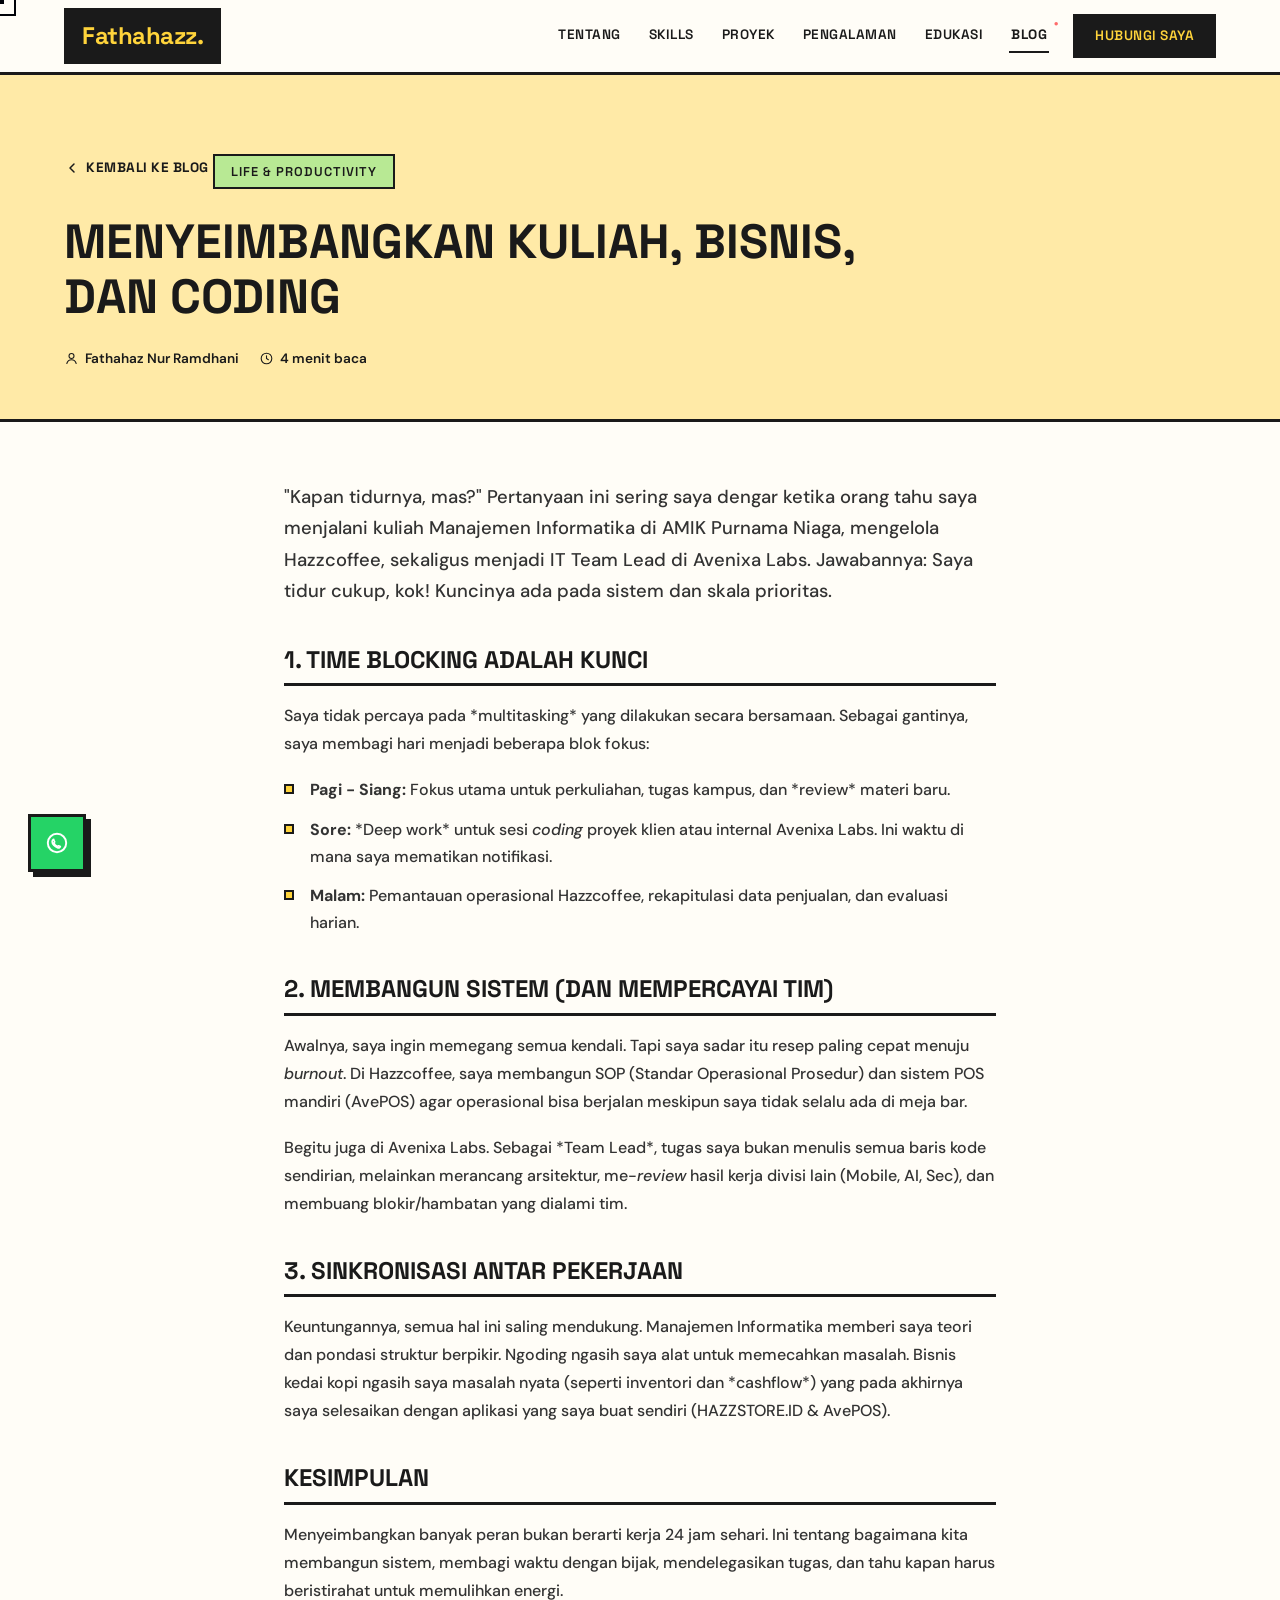
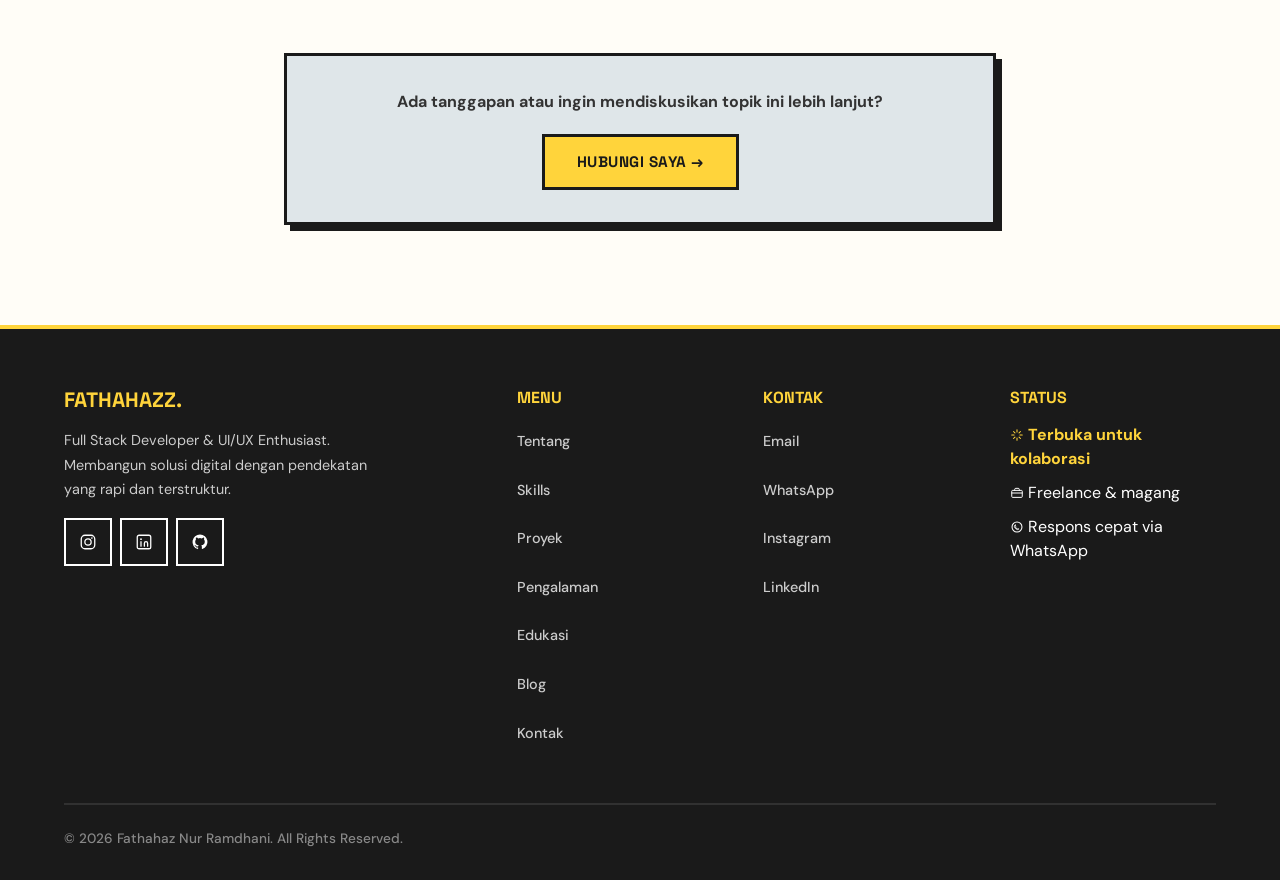
<file: blog/blog-menyeimbangkan-kuliah-bisnis.html>
<!DOCTYPE html>
<html lang="id">

<head>
    <meta charset="UTF-8" />
    <meta name="viewport" content="width=device-width, initial-scale=1.0" />
    <title>Menyeimbangkan Kuliah, Bisnis, dan Coding — Fathahazz</title>
    <meta name="description"
        content="Cerita tentang menjalankan studi, usaha kedai kopi, dan proyek development secara bersamaan tanpa kehabisan napas." />
    <meta name="author" content="Fathahaz Nur Ramdhani" />
    <meta name="robots" content="index, follow" />
    <link rel="canonical" href="https://fathahazz.github.io/blog/blog-menyeimbangkan-kuliah-bisnis.html" />

    <!-- Open Graph / Social Preview -->
    <meta property="og:type" content="article" />
    <meta property="og:title" content="Menyeimbangkan Kuliah, Bisnis, dan Coding" />
    <meta property="og:description"
        content="Cerita tentang menjalankan studi, usaha kedai kopi, dan proyek development secara bersamaan tanpa kehabisan napas." />
    <meta property="og:image" content="../asset/hazz1.webp" />
    <meta property="og:url" content="https://fathahazz.github.io/blog/blog-menyeimbangkan-kuliah-bisnis.html" />
    <meta property="og:locale" content="id_ID" />
    <meta name="twitter:card" content="summary_large_image" />
    <meta name="twitter:title" content="Menyeimbangkan Kuliah, Bisnis, dan Coding" />
    <meta name="twitter:description"
        content="Cerita tentang menjalankan studi, usaha kedai kopi, dan proyek development secara bersamaan tanpa kehabisan napas." />
    <meta name="twitter:image" content="../asset/hazz1.webp" />

    <meta name="theme-color" content="#FFD43B" />

    <!-- Fonts -->
    <link rel="preconnect" href="https://fonts.googleapis.com">
    <link rel="preconnect" href="https://fonts.gstatic.com" crossorigin>
    <link
        href="https://fonts.googleapis.com/css2?family=Inter:wght@700;800;900&family=Space+Grotesk:wght@500;600;700&family=DM+Sans:opsz,wght@9..40,400;9..40,500;9..40,600;9..40,700;9..40,800&display=swap"
        rel="stylesheet">
    <link rel="stylesheet" href="../style.css" />

    <!-- Favicon -->
    <link rel="icon" type="image/png" sizes="96x96" href="../asset/favicon/favicon-96x96.png" />
    <link rel="icon" type="image/x-icon" href="../asset/favicon/favicon.ico" />
    <link rel="apple-touch-icon" sizes="180x180" href="../asset/favicon/apple-touch-icon.png" />
    <link rel="manifest" href="../asset/favicon/site.webmanifest" />
</head>

<body>
    <!-- ===== SVG ICON SPRITE (reusable, natural line icons) ===== -->
    <svg style="display:none">
        <symbol id="ic-github" viewBox="0 0 24 24">
            <path
                d="M12 2a10 10 0 0 0-3.16 19.49c.5.09.68-.22.68-.48v-1.7c-2.78.6-3.37-1.34-3.37-1.34-.46-1.16-1.11-1.47-1.11-1.47-.91-.62.07-.61.07-.61 1 .07 1.53 1.03 1.53 1.03.89 1.52 2.34 1.08 2.91.83.09-.65.35-1.08.63-1.33-2.22-.25-4.56-1.11-4.56-4.94 0-1.09.39-1.98 1.03-2.68-.1-.25-.45-1.27.1-2.65 0 0 .84-.27 2.75 1.02a9.5 9.5 0 0 1 5 0c1.91-1.3 2.75-1.02 2.75-1.02.55 1.38.2 2.4.1 2.65.64.7 1.03 1.59 1.03 2.68 0 3.84-2.35 4.68-4.58 4.93.36.31.68.92.68 1.85v2.74c0 .27.18.58.69.48A10 10 0 0 0 12 2Z"
                fill="currentColor" />
        </symbol>
        <symbol id="ic-sparkle" viewBox="0 0 24 24">
            <path d="M12 3v4M12 17v4M3 12h4M17 12h4M6 6l2.5 2.5M15.5 15.5L18 18M18 6l-2.5 2.5M8.5 15.5L6 18"
                stroke="currentColor" stroke-width="1.8" stroke-linecap="round" />
        </symbol>
        <symbol id="ic-bolt" viewBox="0 0 24 24">
            <path d="M13 2 4 14h6l-1 8 9-12h-6l1-8Z" stroke="currentColor" stroke-width="1.8" stroke-linejoin="round"
                stroke-linecap="round" fill="none" />
        </symbol>
        <symbol id="ic-rocket" viewBox="0 0 24 24">
            <path d="M12 2c3 1.5 5 5 5 9 0 2-1 4-2 5l-3 3-3-3c-1-1-2-3-2-5 0-4 2-7.5 5-9Z" stroke="currentColor"
                stroke-width="1.8" stroke-linejoin="round" fill="none" />
            <circle cx="12" cy="10" r="1.8" stroke="currentColor" stroke-width="1.6" fill="none" />
            <path d="M8 16c-2 0.5-3 2-3 5 3 0 4.5-1 5-3M16 16c2 0.5 3 2 3 5-3 0-4.5-1-5-3" stroke="currentColor"
                stroke-width="1.6" stroke-linecap="round" fill="none" />
        </symbol>
        <symbol id="ic-palette" viewBox="0 0 24 24">
            <path
                d="M12 3a9 9 0 1 0 0 18c1.2 0 2-1 2-2 0-.6-.3-1-.6-1.4-.3-.4-.6-.8-.6-1.3 0-1 .8-1.8 1.8-1.8H17a4 4 0 0 0 4-4c0-4.4-4-7.5-9-7.5Z"
                stroke="currentColor" stroke-width="1.8" stroke-linejoin="round" fill="none" />
            <circle cx="7.5" cy="10.5" r="1.1" fill="currentColor" />
            <circle cx="9.5" cy="7" r="1.1" fill="currentColor" />
            <circle cx="14.5" cy="7" r="1.1" fill="currentColor" />
        </symbol>
        <symbol id="ic-plus" viewBox="0 0 24 24">
            <path d="M12 5v14M5 12h14" stroke="currentColor" stroke-width="2" stroke-linecap="round" />
        </symbol>
        <symbol id="ic-chat" viewBox="0 0 24 24">
            <circle cx="12" cy="12" r="8.5" stroke="currentColor" stroke-width="1.8" fill="none" />
            <path
                d="M9 8.5c-.3 0-.6.2-.8.5-.4.5-.7 1.1-.7 1.9 0 1.1.6 2.3 1.5 3.2.9 1 2.1 1.8 3.4 2.2.8.3 1.5.3 2-.1.3-.2.6-.5.7-.9l-1.7-.8-.8.8c-1.8-.7-2.9-1.8-3.5-3.5l.8-.8-.9-1.7Z"
                stroke="currentColor" stroke-width="1.5" stroke-linecap="round" stroke-linejoin="round" fill="none" />
        </symbol>
        <symbol id="ic-arrow-up" viewBox="0 0 24 24">
            <path d="M12 19V5M5 12l7-7 7 7" stroke="currentColor" stroke-width="2.2" stroke-linecap="round"
                stroke-linejoin="round" fill="none" />
        </symbol>
        <symbol id="ic-mail" viewBox="0 0 24 24">
            <rect x="3" y="5" width="18" height="14" rx="1.5" stroke="currentColor" stroke-width="1.7" fill="none" />
            <path d="m4 6.5 8 6 8-6" stroke="currentColor" stroke-width="1.7" stroke-linecap="round"
                stroke-linejoin="round" fill="none" />
        </symbol>
        <symbol id="ic-phone" viewBox="0 0 24 24">
            <path
                d="M6.5 3.5h3l1.5 4-2 1.5a11 11 0 0 0 5.5 5.5l1.5-2 4 1.5v3c0 1-.9 1.8-1.9 1.6-6-1.2-10.9-6-12.1-12.1-.2-1 .6-1.9 1.6-1.9Z"
                stroke="currentColor" stroke-width="1.7" stroke-linejoin="round" fill="none" />
        </symbol>
        <symbol id="ic-at" viewBox="0 0 24 24">
            <circle cx="12" cy="12" r="4" stroke="currentColor" stroke-width="1.7" fill="none" />
            <path d="M16 12v1.5a2.5 2.5 0 0 0 5 0V12a9 9 0 1 0-4 7.5" stroke="currentColor" stroke-width="1.7"
                stroke-linecap="round" fill="none" />
        </symbol>
        <symbol id="ic-pin" viewBox="0 0 24 24">
            <path d="M12 22s7-6.5 7-12a7 7 0 1 0-14 0c0 5.5 7 12 7 12Z" stroke="currentColor" stroke-width="1.7"
                stroke-linejoin="round" fill="none" />
            <circle cx="12" cy="10" r="2.4" stroke="currentColor" stroke-width="1.6" fill="none" />
        </symbol>
        <symbol id="ic-cap" viewBox="0 0 24 24">
            <path d="m12 4 9 4.5-9 4.5-9-4.5Z" stroke="currentColor" stroke-width="1.7" stroke-linejoin="round"
                fill="none" />
            <path d="M7 11v4.5c0 1.4 2.2 2.5 5 2.5s5-1.1 5-2.5V11" stroke="currentColor" stroke-width="1.6"
                stroke-linecap="round" fill="none" />
            <path d="M21 8.5V14" stroke="currentColor" stroke-width="1.6" stroke-linecap="round" />
        </symbol>
        <symbol id="ic-briefcase" viewBox="0 0 24 24">
            <rect x="3" y="7.5" width="18" height="12" rx="1.5" stroke="currentColor" stroke-width="1.7" fill="none" />
            <path d="M8 7.5V6a2 2 0 0 1 2-2h4a2 2 0 0 1 2 2v1.5M3 12h18" stroke="currentColor" stroke-width="1.7"
                stroke-linecap="round" fill="none" />
        </symbol>
        <symbol id="ic-instagram" viewBox="0 0 24 24">
            <rect x="3" y="3" width="18" height="18" rx="5" stroke="currentColor" stroke-width="1.7" fill="none" />
            <circle cx="12" cy="12" r="4.2" stroke="currentColor" stroke-width="1.7" fill="none" />
            <circle cx="17.2" cy="6.8" r="1.1" fill="currentColor" />
        </symbol>
        <symbol id="ic-linkedin" viewBox="0 0 24 24">
            <rect x="3" y="3" width="18" height="18" rx="2.5" stroke="currentColor" stroke-width="1.7" fill="none" />
            <circle cx="8" cy="8.2" r="1.2" fill="currentColor" />
            <path d="M8 11.5v6M12.5 17.5v-3.7c0-1.3.9-2.3 2.2-2.3s2.1 1 2.1 2.3v3.7" stroke="currentColor"
                stroke-width="1.7" stroke-linecap="round" fill="none" />
        </symbol>
        <symbol id="ic-youtube" viewBox="0 0 24 24">
            <rect x="2.5" y="6" width="19" height="12" rx="3" stroke="currentColor" stroke-width="1.7" fill="none" />
            <path d="M10.5 9.5v5l4.3-2.5Z" fill="currentColor" />
        </symbol>
        <symbol id="ic-tiktok" viewBox="0 0 24 24">
            <path d="M14 3v10.8a2.7 2.7 0 1 1-2.5-2.7" stroke="currentColor" stroke-width="1.7" stroke-linecap="round"
                fill="none" />
            <path d="M14 3c.4 2.4 2.1 4 4.6 4.2" stroke="currentColor" stroke-width="1.7" stroke-linecap="round"
                fill="none" />
        </symbol>
        <symbol id="ic-window" viewBox="0 0 24 24">
            <rect x="3" y="4" width="18" height="16" rx="1.5" stroke="currentColor" stroke-width="1.7" fill="none" />
            <path d="M3 8.5h18" stroke="currentColor" stroke-width="1.7" />
            <circle cx="6" cy="6.2" r=".6" fill="currentColor" />
            <circle cx="8" cy="6.2" r=".6" fill="currentColor" />
        </symbol>
        <symbol id="ic-mobile" viewBox="0 0 24 24">
            <rect x="7" y="2.5" width="10" height="19" rx="2" stroke="currentColor" stroke-width="1.7" fill="none" />
            <path d="M11 18.3h2" stroke="currentColor" stroke-width="1.7" stroke-linecap="round" />
        </symbol>
        <symbol id="ic-target" viewBox="0 0 24 24">
            <circle cx="12" cy="12" r="8.5" stroke="currentColor" stroke-width="1.7" fill="none" />
            <circle cx="12" cy="12" r="4.7" stroke="currentColor" stroke-width="1.7" fill="none" />
            <circle cx="12" cy="12" r="1.2" fill="currentColor" />
        </symbol>
        <symbol id="ic-chevron-left" viewBox="0 0 24 24">
            <path d="m15 6-6 6 6 6" stroke="currentColor" stroke-width="2.2" stroke-linecap="round"
                stroke-linejoin="round" fill="none" />
        </symbol>
        <symbol id="ic-user" viewBox="0 0 24 24">
            <circle cx="12" cy="8" r="4" stroke="currentColor" stroke-width="1.7" fill="none" />
            <path d="M4.5 20c1.2-4 4-6 7.5-6s6.3 2 7.5 6" stroke="currentColor" stroke-width="1.7"
                stroke-linecap="round" fill="none" />
        </symbol>
        <symbol id="ic-clock" viewBox="0 0 24 24">
            <circle cx="12" cy="12" r="8.5" stroke="currentColor" stroke-width="1.7" fill="none" />
            <path d="M12 7.5V12l3 2" stroke="currentColor" stroke-width="1.7" stroke-linecap="round" fill="none" />
        </symbol>
        <symbol id="ic-code" viewBox="0 0 24 24">
            <path d="M8 8 4 12l4 4" stroke="currentColor" stroke-width="1.8" stroke-linecap="round"
                stroke-linejoin="round" fill="none" />
            <path d="m16 8 4 4-4 4" stroke="currentColor" stroke-width="1.8" stroke-linecap="round"
                stroke-linejoin="round" fill="none" />
            <path d="m14 5-4 14" stroke="currentColor" stroke-width="1.8" stroke-linecap="round" fill="none" />
        </symbol>
        <symbol id="ic-palette" viewBox="0 0 24 24">
            <path
                d="M12 3a9 9 0 1 0 0 18c1.2 0 2-1 2-2 0-.6-.3-1-.6-1.4-.3-.4-.6-.8-.6-1.3 0-1 .8-1.8 1.8-1.8H17a4 4 0 0 0 4-4c0-4.4-4-7.5-9-7.5Z"
                stroke="currentColor" stroke-width="1.8" stroke-linejoin="round" fill="none" />
        </symbol>
        <symbol id="ic-cloud" viewBox="0 0 24 24">
            <path d="M7 18h10.5a3.5 3.5 0 0 0 0-7 5.5 5.5 0 0 0-10.6-1.7A4 4 0 0 0 7 18Z" stroke="currentColor"
                stroke-width="1.7" stroke-linejoin="round" fill="none" />
        </symbol>
    </svg>

    <div class="cursor-dot" id="cursorDot"></div>
    <div class="cursor-outline" id="cursorOutline"></div>
    <div class="scroll-progress" id="scrollProgress"></div>

    <!-- ===== NAVBAR ===== -->
    <nav class="navbar" id="navbar">
        <div class="container">
            <a href="../index.html" class="logo">Fathahazz.</a>
            <div class="nav-links" id="navLinks">
                <a href="../index.html#about">Tentang</a>
                <a href="../index.html#skills">Skills</a>
                <a href="../index.html#projects">Proyek</a>
                <a href="../index.html#experience">Pengalaman</a>
                <a href="../index.html#education">Edukasi</a>
                <a href="../index.html#blog" class="active">Blog</a>
                <a href="../index.html#contact" class="nav-cta">Hubungi Saya</a>
            </div>
            <button class="hamburger" id="hamburger" aria-label="Menu">
                <span></span><span></span><span></span>
            </button>
        </div>
    </nav>

    <!-- ===== ARTICLE HEADER ===== -->
    <header class="article-hero">
        <div class="container">
            <a href="../index.html#blog" class="article-back"><svg class="ic" width="16" height="16">
                    <use href="#ic-chevron-left" /></svg> Kembali ke Blog</a>
            <span class="neo-tag" style="background:#B8E994; color:#1a1a1a;">Life & Productivity</span>
            <h1 class="article-title">Menyeimbangkan Kuliah, Bisnis, dan Coding</h1>
            <div class="article-meta">
                <span><svg class="ic" width="15" height="15">
                        <use href="#ic-user" /></svg> Fathahaz Nur Ramdhani</span>
                <span><svg class="ic" width="15" height="15">
                        <use href="#ic-clock" /></svg> 4 menit baca</span>
            </div>
        </div>
    </header>

    <!-- ===== ARTICLE CONTENT ===== -->
    <section class="article-section">
        <div class="container article-container">
            <article class="article-content">
                <p class="lead">"Kapan tidurnya, mas?" Pertanyaan ini sering saya dengar ketika orang tahu saya
                    menjalani kuliah Manajemen Informatika di AMIK Purnama Niaga, mengelola Hazzcoffee, sekaligus
                    menjadi IT Team Lead di Avenixa Labs. Jawabannya: Saya tidur cukup, kok! Kuncinya ada pada sistem
                    dan skala prioritas.</p>

                <h2>1. Time Blocking adalah Kunci</h2>
                <p>Saya tidak percaya pada *multitasking* yang dilakukan secara bersamaan. Sebagai gantinya, saya
                    membagi hari menjadi beberapa blok fokus:</p>
                <ul>
                    <li><strong>Pagi - Siang:</strong> Fokus utama untuk perkuliahan, tugas kampus, dan *review* materi
                        baru.</li>
                    <li><strong>Sore:</strong> *Deep work* untuk sesi <em>coding</em> proyek klien atau internal Avenixa
                        Labs. Ini waktu di mana saya mematikan notifikasi.</li>
                    <li><strong>Malam:</strong> Pemantauan operasional Hazzcoffee, rekapitulasi data penjualan, dan
                        evaluasi harian.</li>
                </ul>

                <h2>2. Membangun Sistem (dan Mempercayai Tim)</h2>
                <p>Awalnya, saya ingin memegang semua kendali. Tapi saya sadar itu resep paling cepat menuju
                    <em>burnout</em>. Di Hazzcoffee, saya membangun SOP (Standar Operasional Prosedur) dan sistem POS
                    mandiri (AvePOS) agar operasional bisa berjalan meskipun saya tidak selalu ada di meja bar.</p>
                <p>Begitu juga di Avenixa Labs. Sebagai *Team Lead*, tugas saya bukan menulis semua baris kode
                    sendirian, melainkan merancang arsitektur, me-<em>review</em> hasil kerja divisi lain (Mobile, AI,
                    Sec), dan membuang blokir/hambatan yang dialami tim.</p>

                <h2>3. Sinkronisasi Antar Pekerjaan</h2>
                <p>Keuntungannya, semua hal ini saling mendukung. Manajemen Informatika memberi saya teori dan pondasi
                    struktur berpikir. Ngoding ngasih saya alat untuk memecahkan masalah. Bisnis kedai kopi ngasih saya
                    masalah nyata (seperti inventori dan *cashflow*) yang pada akhirnya saya selesaikan dengan aplikasi
                    yang saya buat sendiri (HAZZSTORE.ID & AvePOS).</p>

                <h2>Kesimpulan</h2>
                <p>Menyeimbangkan banyak peran bukan berarti kerja 24 jam sehari. Ini tentang bagaimana kita membangun
                    sistem, membagi waktu dengan bijak, mendelegasikan tugas, dan tahu kapan harus beristirahat untuk
                    memulihkan energi.</p>
                <div class="article-cta">
                    <p>Ada tanggapan atau ingin mendiskusikan topik ini lebih lanjut?</p>
                    <a href="../index.html#contact" class="neo-btn neo-btn-primary">Hubungi Saya →</a>
                </div>
            </article>
        </div>
    </section>

    <!-- ===== FOOTER ===== -->
    <footer class="footer">
        <div class="container">
            <div class="footer-grid">
                <div>
                    <h4 style="font-size:1.3rem;">Fathahazz.</h4>
                    <p>Full Stack Developer & UI/UX Enthusiast. Membangun solusi digital dengan pendekatan yang rapi dan
                        terstruktur.</p>
                    <div class="social-links">
                        <a href="https://instagram.com/fathahazz" target="_blank" rel="noopener"
                            aria-label="Instagram"><svg class="ic" width="18" height="18">
                                <use href="#ic-instagram" /></svg></a>
                        <a href="https://linkedin.com/in/fathahazz" target="_blank" rel="noopener"
                            aria-label="LinkedIn"><svg class="ic" width="18" height="18">
                                <use href="#ic-linkedin" /></svg></a>
                        <a href="https://github.com/hzx-greedy" target="_blank" rel="noopener" aria-label="GitHub"><svg
                                class="ic" width="18" height="18">
                                <use href="#ic-github" /></svg></a>
                    </div>
                </div>
                <div>
                    <h4>Menu</h4>
                    <ul>
                        <li><a href="../index.html#about">Tentang</a></li>
                        <li><a href="../index.html#skills">Skills</a></li>
                        <li><a href="../index.html#projects">Proyek</a></li>
                        <li><a href="../index.html#experience">Pengalaman</a></li>
                        <li><a href="../index.html#education">Edukasi</a></li>
                        <li><a href="../index.html#blog">Blog</a></li>
                        <li><a href="../index.html#contact">Kontak</a></li>
                    </ul>
                </div>
                <div>
                    <h4>Kontak</h4>
                    <ul>
                        <li><a href="mailto:fathahazz31@gmail.com">Email</a></li>
                        <li><a href="https://wa.me/6282110757763" target="_blank" rel="noopener">WhatsApp</a></li>
                        <li><a href="https://instagram.com/fathahazz" target="_blank" rel="noopener">Instagram</a></li>
                        <li><a href="https://linkedin.com/in/fathahazz" target="_blank" rel="noopener">LinkedIn</a></li>
                    </ul>
                </div>
                <div>
                    <h4>Status</h4>
                    <ul>
                        <li style="color:#FFD43B;font-weight:700;"><svg class="ic" width="14" height="14"
                                style="vertical-align:-2px;margin-right:4px;">
                                <use href="#ic-sparkle" /></svg>Terbuka untuk kolaborasi</li>
                        <li><svg class="ic" width="14" height="14" style="vertical-align:-2px;margin-right:4px;">
                                <use href="#ic-briefcase" /></svg>Freelance & magang</li>
                        <li><svg class="ic" width="14" height="14" style="vertical-align:-2px;margin-right:4px;">
                                <use href="#ic-chat" /></svg>Respons cepat via WhatsApp</li>
                    </ul>
                </div>
            </div>
            <div class="footer-bottom">
                <span>© 2026 Fathahaz Nur Ramdhani. All Rights Reserved.</span>
            </div>
        </div>
    </footer>

    <!-- ===== WHATSAPP FLOAT + TOOLTIP ===== -->
    <div class="wa-wrap">
        <div class="wa-tooltip" id="waTooltip">
            Ada yang ingin didiskusikan?
            <button class="wa-tooltip-close" id="waTooltipClose" aria-label="Tutup"><svg class="ic" width="12"
                    height="12">
                    <use href="#ic-plus" /></svg></button>
        </div>
        <a href="https://wa.me/6282110757763" class="wa-float" target="_blank" rel="noopener"
            aria-label="Chat WhatsApp"><svg class="ic" width="26" height="26">
                <use href="#ic-chat" /></svg></a>
    </div>

    <!-- ===== BACK TO TOP ===== -->
    <button class="back-to-top" id="backToTop" aria-label="Kembali ke atas"><svg class="ic" width="20" height="20">
            <use href="#ic-arrow-up" /></svg></button>

    <script src="../script.js"></script>
</body>

</html>
</file>
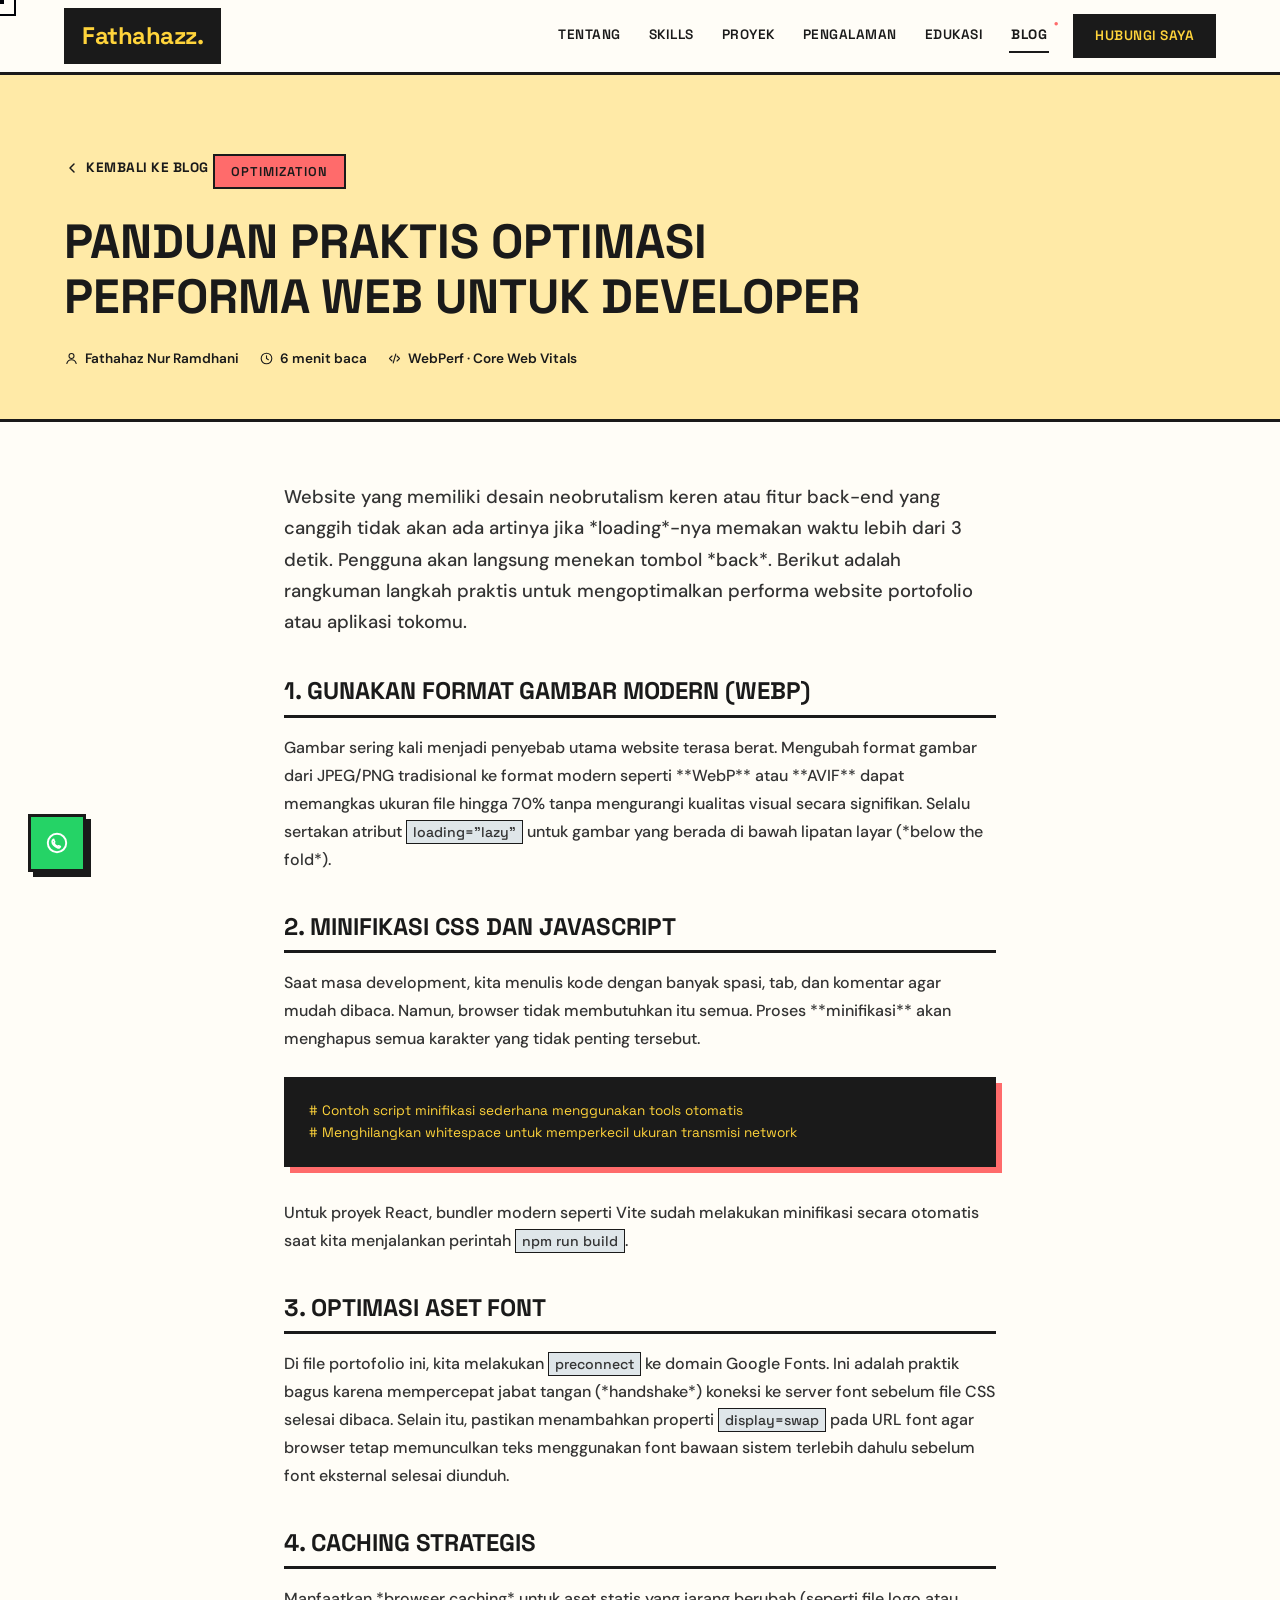
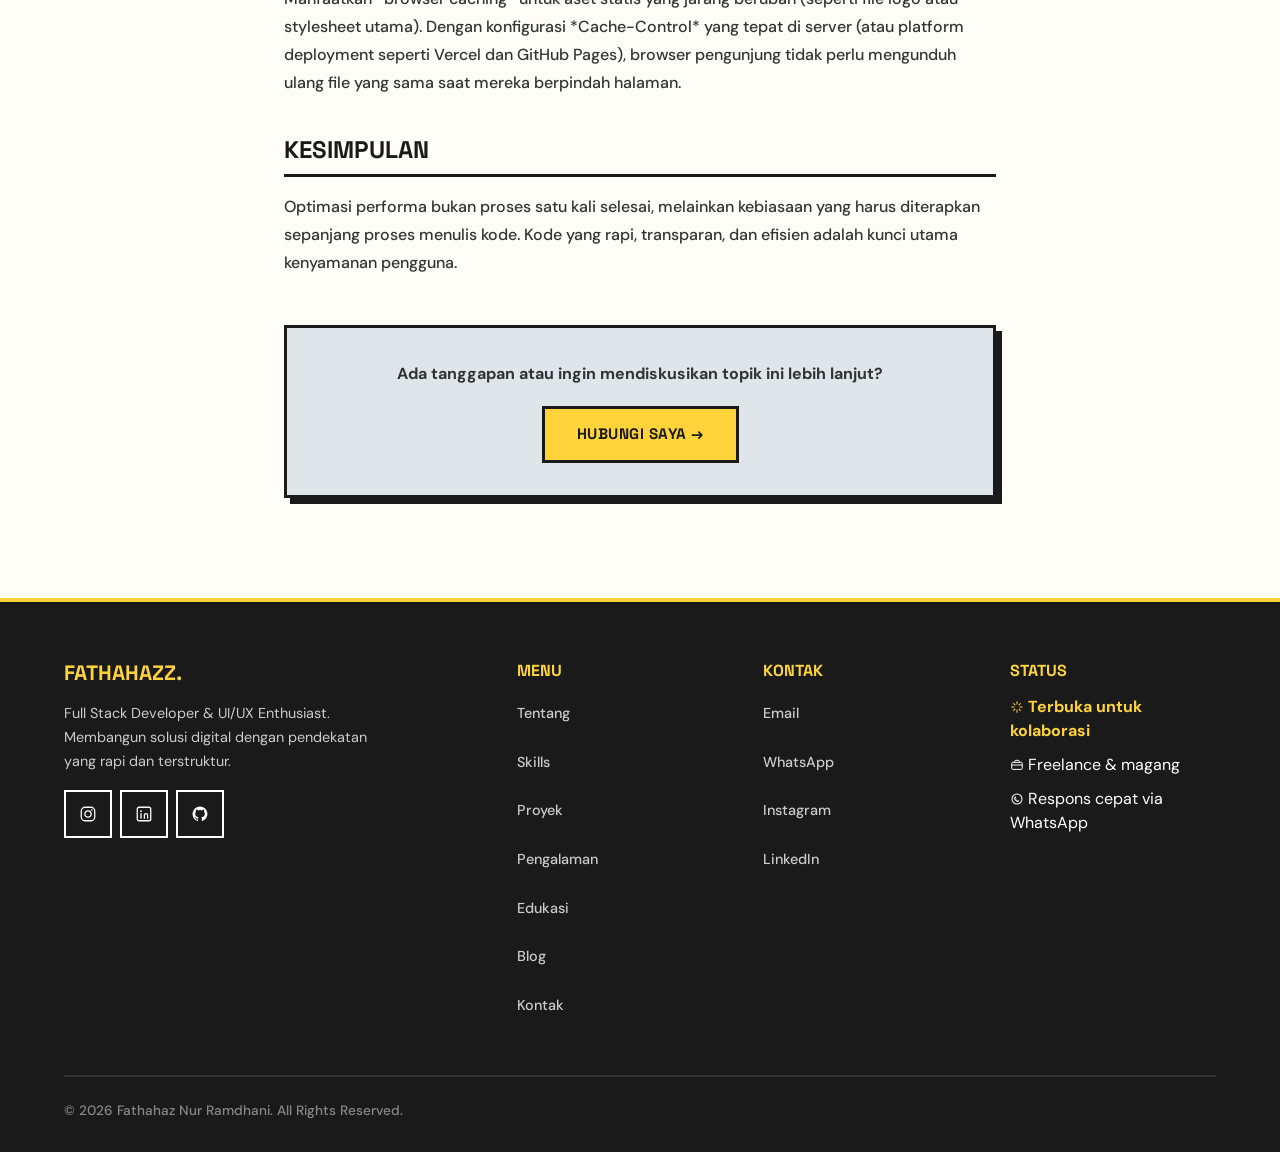
<file: blog/blog-optimasi-performa-web.html>
<!DOCTYPE html>
<html lang="id">

<head>
    <meta charset="UTF-8" />
    <meta name="viewport" content="width=device-width, initial-scale=1.0" />
    <title>Panduan Praktis Optimasi Performa Web untuk Developer — Fathahazz</title>
    <meta name="description" content="Artikel teknis ringan tentang cara membuat website lebih cepat menggunakan WebP, minifikasi, dan lazy loading." />
    <meta name="author" content="Fathahaz Nur Ramdhani" />
    <meta name="robots" content="index, follow" />
    <link rel="canonical" href="https://fathahazz.github.io/blog/blog-optimasi-performa-web.html" />

    <!-- Open Graph / Social Preview -->
    <meta property="og:type" content="article" />
    <meta property="og:title" content="Panduan Praktis Optimasi Performa Web untuk Developer" />
    <meta property="og:description" content="Artikel teknis ringan tentang cara membuat website lebih cepat menggunakan WebP, minifikasi, dan lazy loading." />
    <meta property="og:image" content="../asset/hazz1.webp" />
    <meta property="og:url" content="https://fathahazz.github.io/blog/blog-optimasi-performa-web.html" />
    <meta property="og:locale" content="id_ID" />
    <meta name="twitter:card" content="summary_large_image" />
    <meta name="twitter:title" content="Panduan Praktis Optimasi Performa Web untuk Developer" />
    <meta name="twitter:description" content="Artikel teknis ringan tentang cara membuat website lebih cepat menggunakan WebP, minifikasi, dan lazy loading." />
    <meta name="twitter:image" content="../asset/hazz1.webp" />

    <meta name="theme-color" content="#FFD43B" />

    <!-- Fonts -->
    <link rel="preconnect" href="https://fonts.googleapis.com">
    <link rel="preconnect" href="https://fonts.gstatic.com" crossorigin>
    <link href="https://fonts.googleapis.com/css2?family=Inter:wght@700;800;900&family=Space+Grotesk:wght@500;600;700&family=DM+Sans:opsz,wght@9..40,400;9..40,500;9..40,600;9..40,700;9..40,800&display=swap" rel="stylesheet">
    <link rel="stylesheet" href="../style.css" />

    <!-- Favicon -->
    <link rel="icon" type="image/png" sizes="96x96" href="../asset/favicon/favicon-96x96.png" />
    <link rel="icon" type="image/x-icon" href="../asset/favicon/favicon.ico" />
    <link rel="apple-touch-icon" sizes="180x180" href="../asset/favicon/apple-touch-icon.png" />
    <link rel="manifest" href="../asset/favicon/site.webmanifest" />
</head>

<body>
    <!-- ===== SVG ICON SPRITE (reusable, natural line icons) ===== -->
    <svg style="display:none">
        <symbol id="ic-github" viewBox="0 0 24 24">
            <path
                d="M12 2a10 10 0 0 0-3.16 19.49c.5.09.68-.22.68-.48v-1.7c-2.78.6-3.37-1.34-3.37-1.34-.46-1.16-1.11-1.47-1.11-1.47-.91-.62.07-.61.07-.61 1 .07 1.53 1.03 1.53 1.03.89 1.52 2.34 1.08 2.91.83.09-.65.35-1.08.63-1.33-2.22-.25-4.56-1.11-4.56-4.94 0-1.09.39-1.98 1.03-2.68-.1-.25-.45-1.27.1-2.65 0 0 .84-.27 2.75 1.02a9.5 9.5 0 0 1 5 0c1.91-1.3 2.75-1.02 2.75-1.02.55 1.38.2 2.4.1 2.65.64.7 1.03 1.59 1.03 2.68 0 3.84-2.35 4.68-4.58 4.93.36.31.68.92.68 1.85v2.74c0 .27.18.58.69.48A10 10 0 0 0 12 2Z"
                fill="currentColor" />
        </symbol>
        <symbol id="ic-sparkle" viewBox="0 0 24 24">
            <path d="M12 3v4M12 17v4M3 12h4M17 12h4M6 6l2.5 2.5M15.5 15.5L18 18M18 6l-2.5 2.5M8.5 15.5L6 18"
                stroke="currentColor" stroke-width="1.8" stroke-linecap="round" />
        </symbol>
        <symbol id="ic-bolt" viewBox="0 0 24 24">
            <path d="M13 2 4 14h6l-1 8 9-12h-6l1-8Z" stroke="currentColor" stroke-width="1.8" stroke-linejoin="round"
                stroke-linecap="round" fill="none" />
        </symbol>
        <symbol id="ic-rocket" viewBox="0 0 24 24">
            <path d="M12 2c3 1.5 5 5 5 9 0 2-1 4-2 5l-3 3-3-3c-1-1-2-3-2-5 0-4 2-7.5 5-9Z" stroke="currentColor"
                stroke-width="1.8" stroke-linejoin="round" fill="none" />
            <circle cx="12" cy="10" r="1.8" stroke="currentColor" stroke-width="1.6" fill="none" />
            <path d="M8 16c-2 0.5-3 2-3 5 3 0 4.5-1 5-3M16 16c2 0.5 3 2 3 5-3 0-4.5-1-5-3" stroke="currentColor"
                stroke-width="1.6" stroke-linecap="round" fill="none" />
        </symbol>
        <symbol id="ic-palette" viewBox="0 0 24 24">
            <path
                d="M12 3a9 9 0 1 0 0 18c1.2 0 2-1 2-2 0-.6-.3-1-.6-1.4-.3-.4-.6-.8-.6-1.3 0-1 .8-1.8 1.8-1.8H17a4 4 0 0 0 4-4c0-4.4-4-7.5-9-7.5Z"
                stroke="currentColor" stroke-width="1.8" stroke-linejoin="round" fill="none" />
            <circle cx="7.5" cy="10.5" r="1.1" fill="currentColor" />
            <circle cx="9.5" cy="7" r="1.1" fill="currentColor" />
            <circle cx="14.5" cy="7" r="1.1" fill="currentColor" />
        </symbol>
        <symbol id="ic-plus" viewBox="0 0 24 24">
            <path d="M12 5v14M5 12h14" stroke="currentColor" stroke-width="2" stroke-linecap="round" />
        </symbol>
        <symbol id="ic-chat" viewBox="0 0 24 24">
            <circle cx="12" cy="12" r="8.5" stroke="currentColor" stroke-width="1.8" fill="none" />
            <path
                d="M9 8.5c-.3 0-.6.2-.8.5-.4.5-.7 1.1-.7 1.9 0 1.1.6 2.3 1.5 3.2.9 1 2.1 1.8 3.4 2.2.8.3 1.5.3 2-.1.3-.2.6-.5.7-.9l-1.7-.8-.8.8c-1.8-.7-2.9-1.8-3.5-3.5l.8-.8-.9-1.7Z"
                stroke="currentColor" stroke-width="1.5" stroke-linecap="round" stroke-linejoin="round" fill="none" />
        </symbol>
        <symbol id="ic-arrow-up" viewBox="0 0 24 24">
            <path d="M12 19V5M5 12l7-7 7 7" stroke="currentColor" stroke-width="2.2" stroke-linecap="round"
                stroke-linejoin="round" fill="none" />
        </symbol>
        <symbol id="ic-mail" viewBox="0 0 24 24">
            <rect x="3" y="5" width="18" height="14" rx="1.5" stroke="currentColor" stroke-width="1.7" fill="none" />
            <path d="m4 6.5 8 6 8-6" stroke="currentColor" stroke-width="1.7" stroke-linecap="round"
                stroke-linejoin="round" fill="none" />
        </symbol>
        <symbol id="ic-phone" viewBox="0 0 24 24">
            <path
                d="M6.5 3.5h3l1.5 4-2 1.5a11 11 0 0 0 5.5 5.5l1.5-2 4 1.5v3c0 1-.9 1.8-1.9 1.6-6-1.2-10.9-6-12.1-12.1-.2-1 .6-1.9 1.6-1.9Z"
                stroke="currentColor" stroke-width="1.7" stroke-linejoin="round" fill="none" />
        </symbol>
        <symbol id="ic-at" viewBox="0 0 24 24">
            <circle cx="12" cy="12" r="4" stroke="currentColor" stroke-width="1.7" fill="none" />
            <path d="M16 12v1.5a2.5 2.5 0 0 0 5 0V12a9 9 0 1 0-4 7.5" stroke="currentColor" stroke-width="1.7"
                stroke-linecap="round" fill="none" />
        </symbol>
        <symbol id="ic-pin" viewBox="0 0 24 24">
            <path d="M12 22s7-6.5 7-12a7 7 0 1 0-14 0c0 5.5 7 12 7 12Z" stroke="currentColor" stroke-width="1.7"
                stroke-linejoin="round" fill="none" />
            <circle cx="12" cy="10" r="2.4" stroke="currentColor" stroke-width="1.6" fill="none" />
        </symbol>
        <symbol id="ic-cap" viewBox="0 0 24 24">
            <path d="m12 4 9 4.5-9 4.5-9-4.5Z" stroke="currentColor" stroke-width="1.7" stroke-linejoin="round"
                fill="none" />
            <path d="M7 11v4.5c0 1.4 2.2 2.5 5 2.5s5-1.1 5-2.5V11" stroke="currentColor" stroke-width="1.6"
                stroke-linecap="round" fill="none" />
            <path d="M21 8.5V14" stroke="currentColor" stroke-width="1.6" stroke-linecap="round" />
        </symbol>
        <symbol id="ic-briefcase" viewBox="0 0 24 24">
            <rect x="3" y="7.5" width="18" height="12" rx="1.5" stroke="currentColor" stroke-width="1.7" fill="none" />
            <path d="M8 7.5V6a2 2 0 0 1 2-2h4a2 2 0 0 1 2 2v1.5M3 12h18" stroke="currentColor" stroke-width="1.7"
                stroke-linecap="round" fill="none" />
        </symbol>
        <symbol id="ic-instagram" viewBox="0 0 24 24">
            <rect x="3" y="3" width="18" height="18" rx="5" stroke="currentColor" stroke-width="1.7" fill="none" />
            <circle cx="12" cy="12" r="4.2" stroke="currentColor" stroke-width="1.7" fill="none" />
            <circle cx="17.2" cy="6.8" r="1.1" fill="currentColor" />
        </symbol>
        <symbol id="ic-linkedin" viewBox="0 0 24 24">
            <rect x="3" y="3" width="18" height="18" rx="2.5" stroke="currentColor" stroke-width="1.7" fill="none" />
            <circle cx="8" cy="8.2" r="1.2" fill="currentColor" />
            <path d="M8 11.5v6M12.5 17.5v-3.7c0-1.3.9-2.3 2.2-2.3s2.1 1 2.1 2.3v3.7" stroke="currentColor"
                stroke-width="1.7" stroke-linecap="round" fill="none" />
        </symbol>
        <symbol id="ic-youtube" viewBox="0 0 24 24">
            <rect x="2.5" y="6" width="19" height="12" rx="3" stroke="currentColor" stroke-width="1.7" fill="none" />
            <path d="M10.5 9.5v5l4.3-2.5Z" fill="currentColor" />
        </symbol>
        <symbol id="ic-tiktok" viewBox="0 0 24 24">
            <path d="M14 3v10.8a2.7 2.7 0 1 1-2.5-2.7" stroke="currentColor" stroke-width="1.7" stroke-linecap="round"
                fill="none" />
            <path d="M14 3c.4 2.4 2.1 4 4.6 4.2" stroke="currentColor" stroke-width="1.7" stroke-linecap="round"
                fill="none" />
        </symbol>
        <symbol id="ic-window" viewBox="0 0 24 24">
            <rect x="3" y="4" width="18" height="16" rx="1.5" stroke="currentColor" stroke-width="1.7" fill="none" />
            <path d="M3 8.5h18" stroke="currentColor" stroke-width="1.7" />
            <circle cx="6" cy="6.2" r=".6" fill="currentColor" />
            <circle cx="8" cy="6.2" r=".6" fill="currentColor" />
        </symbol>
        <symbol id="ic-mobile" viewBox="0 0 24 24">
            <rect x="7" y="2.5" width="10" height="19" rx="2" stroke="currentColor" stroke-width="1.7" fill="none" />
            <path d="M11 18.3h2" stroke="currentColor" stroke-width="1.7" stroke-linecap="round" />
        </symbol>
        <symbol id="ic-target" viewBox="0 0 24 24">
            <circle cx="12" cy="12" r="8.5" stroke="currentColor" stroke-width="1.7" fill="none" />
            <circle cx="12" cy="12" r="4.7" stroke="currentColor" stroke-width="1.7" fill="none" />
            <circle cx="12" cy="12" r="1.2" fill="currentColor" />
        </symbol>
        <symbol id="ic-chevron-left" viewBox="0 0 24 24">
            <path d="m15 6-6 6 6 6" stroke="currentColor" stroke-width="2.2" stroke-linecap="round"
                stroke-linejoin="round" fill="none" />
        </symbol>
        <symbol id="ic-user" viewBox="0 0 24 24">
            <circle cx="12" cy="8" r="4" stroke="currentColor" stroke-width="1.7" fill="none" />
            <path d="M4.5 20c1.2-4 4-6 7.5-6s6.3 2 7.5 6" stroke="currentColor" stroke-width="1.7"
                stroke-linecap="round" fill="none" />
        </symbol>
        <symbol id="ic-clock" viewBox="0 0 24 24">
            <circle cx="12" cy="12" r="8.5" stroke="currentColor" stroke-width="1.7" fill="none" />
            <path d="M12 7.5V12l3 2" stroke="currentColor" stroke-width="1.7" stroke-linecap="round" fill="none" />
        </symbol>
        <symbol id="ic-code" viewBox="0 0 24 24">
            <path d="M8 8 4 12l4 4" stroke="currentColor" stroke-width="1.8" stroke-linecap="round"
                stroke-linejoin="round" fill="none" />
            <path d="m16 8 4 4-4 4" stroke="currentColor" stroke-width="1.8" stroke-linecap="round"
                stroke-linejoin="round" fill="none" />
            <path d="m14 5-4 14" stroke="currentColor" stroke-width="1.8" stroke-linecap="round" fill="none" />
        </symbol>
        <symbol id="ic-palette" viewBox="0 0 24 24">
            <path d="M12 3a9 9 0 1 0 0 18c1.2 0 2-1 2-2 0-.6-.3-1-.6-1.4-.3-.4-.6-.8-.6-1.3 0-1 .8-1.8 1.8-1.8H17a4 4 0 0 0 4-4c0-4.4-4-7.5-9-7.5Z"
                stroke="currentColor" stroke-width="1.8" stroke-linejoin="round" fill="none" />
        </symbol>
        <symbol id="ic-cloud" viewBox="0 0 24 24">
            <path d="M7 18h10.5a3.5 3.5 0 0 0 0-7 5.5 5.5 0 0 0-10.6-1.7A4 4 0 0 0 7 18Z" stroke="currentColor"
                stroke-width="1.7" stroke-linejoin="round" fill="none" />
        </symbol>
    </svg>

    <div class="cursor-dot" id="cursorDot"></div>
    <div class="cursor-outline" id="cursorOutline"></div>
    <div class="scroll-progress" id="scrollProgress"></div>

    <!-- ===== NAVBAR ===== -->
    <nav class="navbar" id="navbar">
        <div class="container">
            <a href="../index.html" class="logo">Fathahazz.</a>
            <div class="nav-links" id="navLinks">
                <a href="../index.html#about">Tentang</a>
                <a href="../index.html#skills">Skills</a>
                <a href="../index.html#projects">Proyek</a>
                <a href="../index.html#experience">Pengalaman</a>
                <a href="../index.html#education">Edukasi</a>
                <a href="../index.html#blog" class="active">Blog</a>
                <a href="../index.html#contact" class="nav-cta">Hubungi Saya</a>
            </div>
            <button class="hamburger" id="hamburger" aria-label="Menu">
                <span></span><span></span><span></span>
            </button>
        </div>
    </nav>

    <!-- ===== ARTICLE HEADER ===== -->
    <header class="article-hero">
        <div class="container">
            <a href="../index.html#blog" class="article-back"><svg class="ic" width="16" height="16"><use href="#ic-chevron-left" /></svg> Kembali ke Blog</a>
            <span class="neo-tag" style="background:#FF6B6B; color:#1a1a1a;">Optimization</span>
            <h1 class="article-title">Panduan Praktis Optimasi Performa Web untuk Developer</h1>
            <div class="article-meta">
                <span><svg class="ic" width="15" height="15"><use href="#ic-user" /></svg> Fathahaz Nur Ramdhani</span>
                <span><svg class="ic" width="15" height="15"><use href="#ic-clock" /></svg> 6 menit baca</span>
                <span><svg class="ic" width="15" height="15"><use href="#ic-code" /></svg> WebPerf · Core Web Vitals</span>
            </div>
        </div>
    </header>

    <!-- ===== ARTICLE CONTENT ===== -->
    <section class="article-section">
        <div class="container article-container">
            <article class="article-content">
                <p class="lead">Website yang memiliki desain neobrutalism keren atau fitur back-end yang canggih tidak akan ada artinya jika *loading*-nya memakan waktu lebih dari 3 detik. Pengguna akan langsung menekan tombol *back*. Berikut adalah rangkuman langkah praktis untuk mengoptimalkan performa website portofolio atau aplikasi tokomu.</p>

                <h2>1. Gunakan Format Gambar Modern (WebP)</h2>
                <p>Gambar sering kali menjadi penyebab utama website terasa berat. Mengubah format gambar dari JPEG/PNG tradisional ke format modern seperti **WebP** atau **AVIF** dapat memangkas ukuran file hingga 70% tanpa mengurangi kualitas visual secara signifikan. Selalu sertakan atribut <code>loading="lazy"</code> untuk gambar yang berada di bawah lipatan layar (*below the fold*).</p>

                <h2>2. Minifikasi CSS dan JavaScript</h2>
                <p>Saat masa development, kita menulis kode dengan banyak spasi, tab, dan komentar agar mudah dibaca. Namun, browser tidak membutuhkan itu semua. Proses **minifikasi** akan menghapus semua karakter yang tidak penting tersebut.</p>
                <pre><code># Contoh script minifikasi sederhana menggunakan tools otomatis
# Menghilangkan whitespace untuk memperkecil ukuran transmisi network</code></pre>
                <p>Untuk proyek React, bundler modern seperti Vite sudah melakukan minifikasi secara otomatis saat kita menjalankan perintah <code>npm run build</code>.</p>

                <h2>3. Optimasi Aset Font</h2>
                <p>Di file portofolio ini, kita melakukan <code>preconnect</code> ke domain Google Fonts. Ini adalah praktik bagus karena mempercepat jabat tangan (*handshake*) koneksi ke server font sebelum file CSS selesai dibaca. Selain itu, pastikan menambahkan properti <code>display=swap</code> pada URL font agar browser tetap memunculkan teks menggunakan font bawaan sistem terlebih dahulu sebelum font eksternal selesai diunduh.</p>

                <h2>4. Caching Strategis</h2>
                <p>Manfaatkan *browser caching* untuk aset statis yang jarang berubah (seperti file logo atau stylesheet utama). Dengan konfigurasi *Cache-Control* yang tepat di server (atau platform deployment seperti Vercel dan GitHub Pages), browser pengunjung tidak perlu mengunduh ulang file yang sama saat mereka berpindah halaman.</p>

                <h2>Kesimpulan</h2>
                <p>Optimasi performa bukan proses satu kali selesai, melainkan kebiasaan yang harus diterapkan sepanjang proses menulis kode. Kode yang rapi, transparan, dan efisien adalah kunci utama kenyamanan pengguna.</p>
                <div class="article-cta">
                    <p>Ada tanggapan atau ingin mendiskusikan topik ini lebih lanjut?</p>
                    <a href="../index.html#contact" class="neo-btn neo-btn-primary">Hubungi Saya →</a>
                </div>
            </article>
        </div>
    </section>

    <!-- ===== FOOTER ===== -->
    <footer class="footer">
        <div class="container">
            <div class="footer-grid">
                <div>
                    <h4 style="font-size:1.3rem;">Fathahazz.</h4>
                    <p>Full Stack Developer & UI/UX Enthusiast. Membangun solusi digital dengan pendekatan yang rapi dan terstruktur.</p>
                    <div class="social-links">
                        <a href="https://instagram.com/fathahazz" target="_blank" rel="noopener" aria-label="Instagram"><svg class="ic" width="18" height="18"><use href="#ic-instagram" /></svg></a>
                        <a href="https://linkedin.com/in/fathahazz" target="_blank" rel="noopener" aria-label="LinkedIn"><svg class="ic" width="18" height="18"><use href="#ic-linkedin" /></svg></a>
                        <a href="https://github.com/hzx-greedy" target="_blank" rel="noopener" aria-label="GitHub"><svg class="ic" width="18" height="18"><use href="#ic-github" /></svg></a>
                    </div>
                </div>
                <div>
                    <h4>Menu</h4>
                    <ul>
                        <li><a href="../index.html#about">Tentang</a></li>
                        <li><a href="../index.html#skills">Skills</a></li>
                        <li><a href="../index.html#projects">Proyek</a></li>
                        <li><a href="../index.html#experience">Pengalaman</a></li>
                        <li><a href="../index.html#education">Edukasi</a></li>
                        <li><a href="../index.html#blog">Blog</a></li>
                        <li><a href="../index.html#contact">Kontak</a></li>
                    </ul>
                </div>
                <div>
                    <h4>Kontak</h4>
                    <ul>
                        <li><a href="mailto:fathahazz31@gmail.com">Email</a></li>
                        <li><a href="https://wa.me/6282110757763" target="_blank" rel="noopener">WhatsApp</a></li>
                        <li><a href="https://instagram.com/fathahazz" target="_blank" rel="noopener">Instagram</a></li>
                        <li><a href="https://linkedin.com/in/fathahazz" target="_blank" rel="noopener">LinkedIn</a></li>
                    </ul>
                </div>
                <div>
                    <h4>Status</h4>
                    <ul>
                        <li style="color:#FFD43B;font-weight:700;"><svg class="ic" width="14" height="14" style="vertical-align:-2px;margin-right:4px;"><use href="#ic-sparkle" /></svg>Terbuka untuk kolaborasi</li>
                        <li><svg class="ic" width="14" height="14" style="vertical-align:-2px;margin-right:4px;"><use href="#ic-briefcase" /></svg>Freelance & magang</li>
                        <li><svg class="ic" width="14" height="14" style="vertical-align:-2px;margin-right:4px;"><use href="#ic-chat" /></svg>Respons cepat via WhatsApp</li>
                    </ul>
                </div>
            </div>
            <div class="footer-bottom">
                <span>© 2026 Fathahaz Nur Ramdhani. All Rights Reserved.</span>
            </div>
        </div>
    </footer>

    <!-- ===== WHATSAPP FLOAT + TOOLTIP ===== -->
    <div class="wa-wrap">
        <div class="wa-tooltip" id="waTooltip">
            Ada yang ingin didiskusikan?
            <button class="wa-tooltip-close" id="waTooltipClose" aria-label="Tutup"><svg class="ic" width="12" height="12"><use href="#ic-plus" /></svg></button>
        </div>
        <a href="https://wa.me/6282110757763" class="wa-float" target="_blank" rel="noopener" aria-label="Chat WhatsApp"><svg class="ic" width="26" height="26"><use href="#ic-chat" /></svg></a>
    </div>

    <!-- ===== BACK TO TOP ===== -->
    <button class="back-to-top" id="backToTop" aria-label="Kembali ke atas"><svg class="ic" width="20" height="20"><use href="#ic-arrow-up" /></svg></button>

    <script src="../script.js"></script>
</body>
</html>
</file>
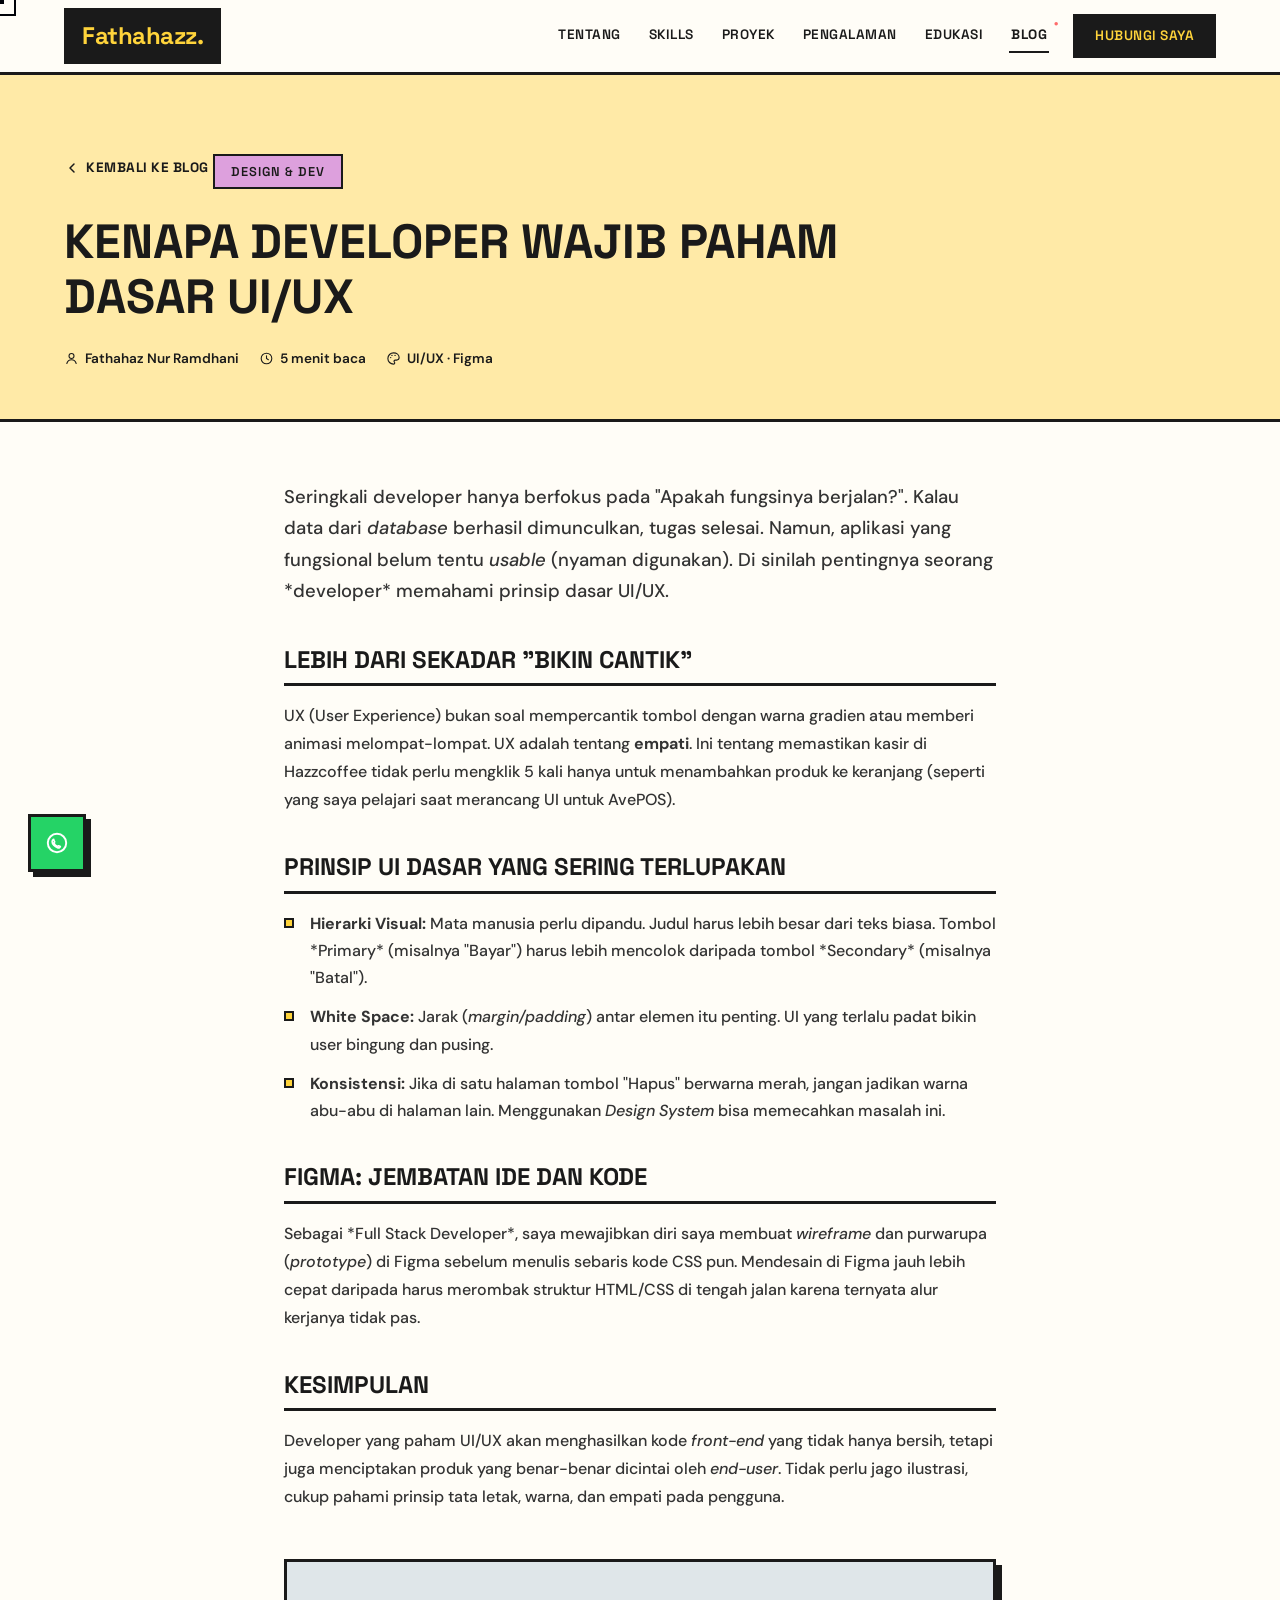
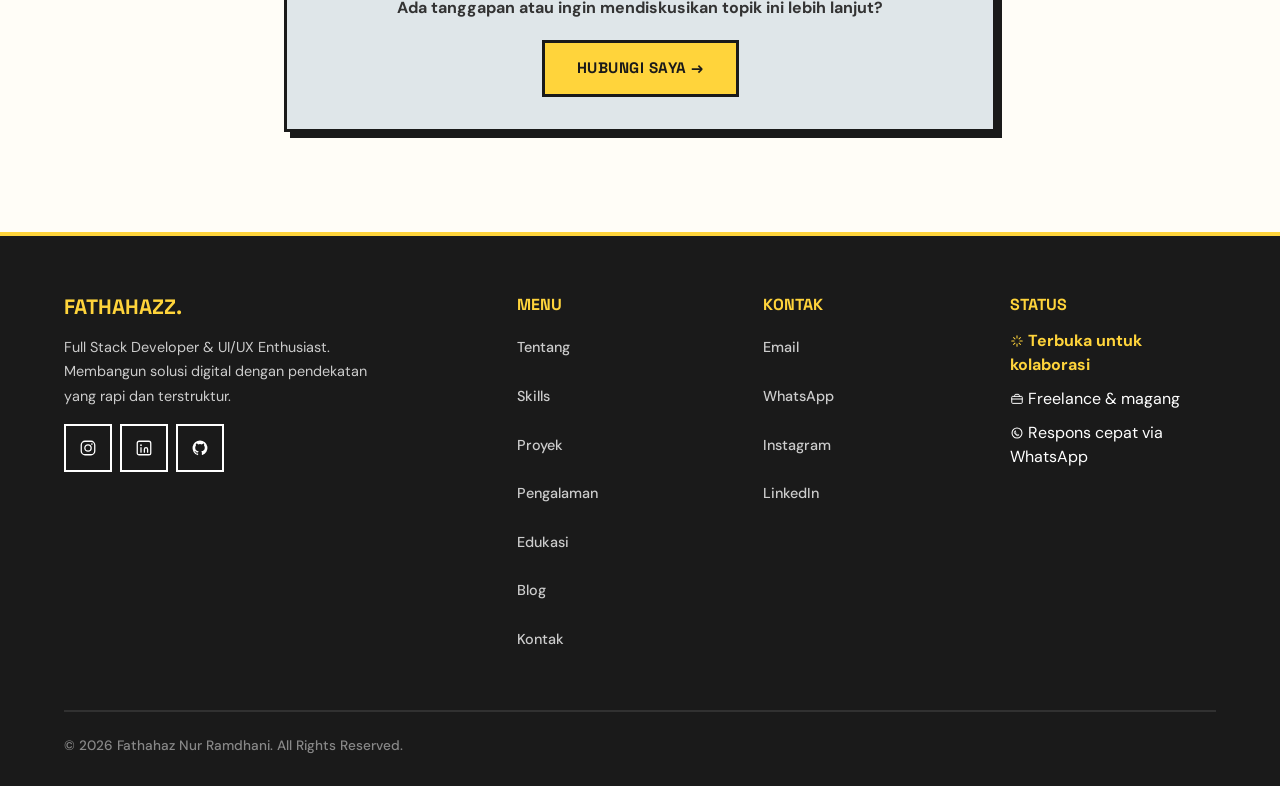
<file: blog/blog-pentingnya-ui-ux-developer.html>
<!DOCTYPE html>
<html lang="id">

<head>
    <meta charset="UTF-8" />
    <meta name="viewport" content="width=device-width, initial-scale=1.0" />
    <title>Kenapa Developer Wajib Paham Dasar UI/UX — Fathahazz</title>
    <meta name="description" content="Membahas pentingnya prinsip UI/UX bagi programmer agar aplikasi yang dibangun fungsional sekaligus nyaman digunakan." />
    <meta name="author" content="Fathahaz Nur Ramdhani" />
    <meta name="robots" content="index, follow" />
    <link rel="canonical" href="https://fathahazz.github.io/blog/blog-pentingnya-ui-ux-developer.html" />

    <!-- Open Graph / Social Preview -->
    <meta property="og:type" content="article" />
    <meta property="og:title" content="Kenapa Developer Wajib Paham Dasar UI/UX" />
    <meta property="og:description" content="Membahas pentingnya prinsip UI/UX bagi programmer agar aplikasi yang dibangun fungsional sekaligus nyaman digunakan." />
    <meta property="og:image" content="../asset/hazz1.webp" />
    <meta property="og:url" content="https://fathahazz.github.io/blog/blog-pentingnya-ui-ux-developer.html" />
    <meta property="og:locale" content="id_ID" />
    <meta name="twitter:card" content="summary_large_image" />
    <meta name="twitter:title" content="Kenapa Developer Wajib Paham Dasar UI/UX" />
    <meta name="twitter:description" content="Membahas pentingnya prinsip UI/UX bagi programmer agar aplikasi yang dibangun fungsional sekaligus nyaman digunakan." />
    <meta name="twitter:image" content="../asset/hazz1.webp" />

    <meta name="theme-color" content="#FFD43B" />

    <!-- Fonts -->
    <link rel="preconnect" href="https://fonts.googleapis.com">
    <link rel="preconnect" href="https://fonts.gstatic.com" crossorigin>
    <link href="https://fonts.googleapis.com/css2?family=Inter:wght@700;800;900&family=Space+Grotesk:wght@500;600;700&family=DM+Sans:opsz,wght@9..40,400;9..40,500;9..40,600;9..40,700;9..40,800&display=swap" rel="stylesheet">
    <link rel="stylesheet" href="../style.css" />

    <!-- Favicon -->
    <link rel="icon" type="image/png" sizes="96x96" href="../asset/favicon/favicon-96x96.png" />
    <link rel="icon" type="image/x-icon" href="../asset/favicon/favicon.ico" />
    <link rel="apple-touch-icon" sizes="180x180" href="../asset/favicon/apple-touch-icon.png" />
    <link rel="manifest" href="../asset/favicon/site.webmanifest" />
</head>

<body>
    <!-- ===== SVG ICON SPRITE (reusable, natural line icons) ===== -->
    <svg style="display:none">
        <symbol id="ic-github" viewBox="0 0 24 24">
            <path
                d="M12 2a10 10 0 0 0-3.16 19.49c.5.09.68-.22.68-.48v-1.7c-2.78.6-3.37-1.34-3.37-1.34-.46-1.16-1.11-1.47-1.11-1.47-.91-.62.07-.61.07-.61 1 .07 1.53 1.03 1.53 1.03.89 1.52 2.34 1.08 2.91.83.09-.65.35-1.08.63-1.33-2.22-.25-4.56-1.11-4.56-4.94 0-1.09.39-1.98 1.03-2.68-.1-.25-.45-1.27.1-2.65 0 0 .84-.27 2.75 1.02a9.5 9.5 0 0 1 5 0c1.91-1.3 2.75-1.02 2.75-1.02.55 1.38.2 2.4.1 2.65.64.7 1.03 1.59 1.03 2.68 0 3.84-2.35 4.68-4.58 4.93.36.31.68.92.68 1.85v2.74c0 .27.18.58.69.48A10 10 0 0 0 12 2Z"
                fill="currentColor" />
        </symbol>
        <symbol id="ic-sparkle" viewBox="0 0 24 24">
            <path d="M12 3v4M12 17v4M3 12h4M17 12h4M6 6l2.5 2.5M15.5 15.5L18 18M18 6l-2.5 2.5M8.5 15.5L6 18"
                stroke="currentColor" stroke-width="1.8" stroke-linecap="round" />
        </symbol>
        <symbol id="ic-bolt" viewBox="0 0 24 24">
            <path d="M13 2 4 14h6l-1 8 9-12h-6l1-8Z" stroke="currentColor" stroke-width="1.8" stroke-linejoin="round"
                stroke-linecap="round" fill="none" />
        </symbol>
        <symbol id="ic-rocket" viewBox="0 0 24 24">
            <path d="M12 2c3 1.5 5 5 5 9 0 2-1 4-2 5l-3 3-3-3c-1-1-2-3-2-5 0-4 2-7.5 5-9Z" stroke="currentColor"
                stroke-width="1.8" stroke-linejoin="round" fill="none" />
            <circle cx="12" cy="10" r="1.8" stroke="currentColor" stroke-width="1.6" fill="none" />
            <path d="M8 16c-2 0.5-3 2-3 5 3 0 4.5-1 5-3M16 16c2 0.5 3 2 3 5-3 0-4.5-1-5-3" stroke="currentColor"
                stroke-width="1.6" stroke-linecap="round" fill="none" />
        </symbol>
        <symbol id="ic-palette" viewBox="0 0 24 24">
            <path
                d="M12 3a9 9 0 1 0 0 18c1.2 0 2-1 2-2 0-.6-.3-1-.6-1.4-.3-.4-.6-.8-.6-1.3 0-1 .8-1.8 1.8-1.8H17a4 4 0 0 0 4-4c0-4.4-4-7.5-9-7.5Z"
                stroke="currentColor" stroke-width="1.8" stroke-linejoin="round" fill="none" />
            <circle cx="7.5" cy="10.5" r="1.1" fill="currentColor" />
            <circle cx="9.5" cy="7" r="1.1" fill="currentColor" />
            <circle cx="14.5" cy="7" r="1.1" fill="currentColor" />
        </symbol>
        <symbol id="ic-plus" viewBox="0 0 24 24">
            <path d="M12 5v14M5 12h14" stroke="currentColor" stroke-width="2" stroke-linecap="round" />
        </symbol>
        <symbol id="ic-chat" viewBox="0 0 24 24">
            <circle cx="12" cy="12" r="8.5" stroke="currentColor" stroke-width="1.8" fill="none" />
            <path
                d="M9 8.5c-.3 0-.6.2-.8.5-.4.5-.7 1.1-.7 1.9 0 1.1.6 2.3 1.5 3.2.9 1 2.1 1.8 3.4 2.2.8.3 1.5.3 2-.1.3-.2.6-.5.7-.9l-1.7-.8-.8.8c-1.8-.7-2.9-1.8-3.5-3.5l.8-.8-.9-1.7Z"
                stroke="currentColor" stroke-width="1.5" stroke-linecap="round" stroke-linejoin="round" fill="none" />
        </symbol>
        <symbol id="ic-arrow-up" viewBox="0 0 24 24">
            <path d="M12 19V5M5 12l7-7 7 7" stroke="currentColor" stroke-width="2.2" stroke-linecap="round"
                stroke-linejoin="round" fill="none" />
        </symbol>
        <symbol id="ic-mail" viewBox="0 0 24 24">
            <rect x="3" y="5" width="18" height="14" rx="1.5" stroke="currentColor" stroke-width="1.7" fill="none" />
            <path d="m4 6.5 8 6 8-6" stroke="currentColor" stroke-width="1.7" stroke-linecap="round"
                stroke-linejoin="round" fill="none" />
        </symbol>
        <symbol id="ic-phone" viewBox="0 0 24 24">
            <path
                d="M6.5 3.5h3l1.5 4-2 1.5a11 11 0 0 0 5.5 5.5l1.5-2 4 1.5v3c0 1-.9 1.8-1.9 1.6-6-1.2-10.9-6-12.1-12.1-.2-1 .6-1.9 1.6-1.9Z"
                stroke="currentColor" stroke-width="1.7" stroke-linejoin="round" fill="none" />
        </symbol>
        <symbol id="ic-at" viewBox="0 0 24 24">
            <circle cx="12" cy="12" r="4" stroke="currentColor" stroke-width="1.7" fill="none" />
            <path d="M16 12v1.5a2.5 2.5 0 0 0 5 0V12a9 9 0 1 0-4 7.5" stroke="currentColor" stroke-width="1.7"
                stroke-linecap="round" fill="none" />
        </symbol>
        <symbol id="ic-pin" viewBox="0 0 24 24">
            <path d="M12 22s7-6.5 7-12a7 7 0 1 0-14 0c0 5.5 7 12 7 12Z" stroke="currentColor" stroke-width="1.7"
                stroke-linejoin="round" fill="none" />
            <circle cx="12" cy="10" r="2.4" stroke="currentColor" stroke-width="1.6" fill="none" />
        </symbol>
        <symbol id="ic-cap" viewBox="0 0 24 24">
            <path d="m12 4 9 4.5-9 4.5-9-4.5Z" stroke="currentColor" stroke-width="1.7" stroke-linejoin="round"
                fill="none" />
            <path d="M7 11v4.5c0 1.4 2.2 2.5 5 2.5s5-1.1 5-2.5V11" stroke="currentColor" stroke-width="1.6"
                stroke-linecap="round" fill="none" />
            <path d="M21 8.5V14" stroke="currentColor" stroke-width="1.6" stroke-linecap="round" />
        </symbol>
        <symbol id="ic-briefcase" viewBox="0 0 24 24">
            <rect x="3" y="7.5" width="18" height="12" rx="1.5" stroke="currentColor" stroke-width="1.7" fill="none" />
            <path d="M8 7.5V6a2 2 0 0 1 2-2h4a2 2 0 0 1 2 2v1.5M3 12h18" stroke="currentColor" stroke-width="1.7"
                stroke-linecap="round" fill="none" />
        </symbol>
        <symbol id="ic-instagram" viewBox="0 0 24 24">
            <rect x="3" y="3" width="18" height="18" rx="5" stroke="currentColor" stroke-width="1.7" fill="none" />
            <circle cx="12" cy="12" r="4.2" stroke="currentColor" stroke-width="1.7" fill="none" />
            <circle cx="17.2" cy="6.8" r="1.1" fill="currentColor" />
        </symbol>
        <symbol id="ic-linkedin" viewBox="0 0 24 24">
            <rect x="3" y="3" width="18" height="18" rx="2.5" stroke="currentColor" stroke-width="1.7" fill="none" />
            <circle cx="8" cy="8.2" r="1.2" fill="currentColor" />
            <path d="M8 11.5v6M12.5 17.5v-3.7c0-1.3.9-2.3 2.2-2.3s2.1 1 2.1 2.3v3.7" stroke="currentColor"
                stroke-width="1.7" stroke-linecap="round" fill="none" />
        </symbol>
        <symbol id="ic-youtube" viewBox="0 0 24 24">
            <rect x="2.5" y="6" width="19" height="12" rx="3" stroke="currentColor" stroke-width="1.7" fill="none" />
            <path d="M10.5 9.5v5l4.3-2.5Z" fill="currentColor" />
        </symbol>
        <symbol id="ic-tiktok" viewBox="0 0 24 24">
            <path d="M14 3v10.8a2.7 2.7 0 1 1-2.5-2.7" stroke="currentColor" stroke-width="1.7" stroke-linecap="round"
                fill="none" />
            <path d="M14 3c.4 2.4 2.1 4 4.6 4.2" stroke="currentColor" stroke-width="1.7" stroke-linecap="round"
                fill="none" />
        </symbol>
        <symbol id="ic-window" viewBox="0 0 24 24">
            <rect x="3" y="4" width="18" height="16" rx="1.5" stroke="currentColor" stroke-width="1.7" fill="none" />
            <path d="M3 8.5h18" stroke="currentColor" stroke-width="1.7" />
            <circle cx="6" cy="6.2" r=".6" fill="currentColor" />
            <circle cx="8" cy="6.2" r=".6" fill="currentColor" />
        </symbol>
        <symbol id="ic-mobile" viewBox="0 0 24 24">
            <rect x="7" y="2.5" width="10" height="19" rx="2" stroke="currentColor" stroke-width="1.7" fill="none" />
            <path d="M11 18.3h2" stroke="currentColor" stroke-width="1.7" stroke-linecap="round" />
        </symbol>
        <symbol id="ic-target" viewBox="0 0 24 24">
            <circle cx="12" cy="12" r="8.5" stroke="currentColor" stroke-width="1.7" fill="none" />
            <circle cx="12" cy="12" r="4.7" stroke="currentColor" stroke-width="1.7" fill="none" />
            <circle cx="12" cy="12" r="1.2" fill="currentColor" />
        </symbol>
        <symbol id="ic-chevron-left" viewBox="0 0 24 24">
            <path d="m15 6-6 6 6 6" stroke="currentColor" stroke-width="2.2" stroke-linecap="round"
                stroke-linejoin="round" fill="none" />
        </symbol>
        <symbol id="ic-user" viewBox="0 0 24 24">
            <circle cx="12" cy="8" r="4" stroke="currentColor" stroke-width="1.7" fill="none" />
            <path d="M4.5 20c1.2-4 4-6 7.5-6s6.3 2 7.5 6" stroke="currentColor" stroke-width="1.7"
                stroke-linecap="round" fill="none" />
        </symbol>
        <symbol id="ic-clock" viewBox="0 0 24 24">
            <circle cx="12" cy="12" r="8.5" stroke="currentColor" stroke-width="1.7" fill="none" />
            <path d="M12 7.5V12l3 2" stroke="currentColor" stroke-width="1.7" stroke-linecap="round" fill="none" />
        </symbol>
        <symbol id="ic-code" viewBox="0 0 24 24">
            <path d="M8 8 4 12l4 4" stroke="currentColor" stroke-width="1.8" stroke-linecap="round"
                stroke-linejoin="round" fill="none" />
            <path d="m16 8 4 4-4 4" stroke="currentColor" stroke-width="1.8" stroke-linecap="round"
                stroke-linejoin="round" fill="none" />
            <path d="m14 5-4 14" stroke="currentColor" stroke-width="1.8" stroke-linecap="round" fill="none" />
        </symbol>
        <symbol id="ic-palette" viewBox="0 0 24 24">
            <path d="M12 3a9 9 0 1 0 0 18c1.2 0 2-1 2-2 0-.6-.3-1-.6-1.4-.3-.4-.6-.8-.6-1.3 0-1 .8-1.8 1.8-1.8H17a4 4 0 0 0 4-4c0-4.4-4-7.5-9-7.5Z"
                stroke="currentColor" stroke-width="1.8" stroke-linejoin="round" fill="none" />
        </symbol>
        <symbol id="ic-cloud" viewBox="0 0 24 24">
            <path d="M7 18h10.5a3.5 3.5 0 0 0 0-7 5.5 5.5 0 0 0-10.6-1.7A4 4 0 0 0 7 18Z" stroke="currentColor"
                stroke-width="1.7" stroke-linejoin="round" fill="none" />
        </symbol>
    </svg>

    <div class="cursor-dot" id="cursorDot"></div>
    <div class="cursor-outline" id="cursorOutline"></div>
    <div class="scroll-progress" id="scrollProgress"></div>

    <!-- ===== NAVBAR ===== -->
    <nav class="navbar" id="navbar">
        <div class="container">
            <a href="../index.html" class="logo">Fathahazz.</a>
            <div class="nav-links" id="navLinks">
                <a href="../index.html#about">Tentang</a>
                <a href="../index.html#skills">Skills</a>
                <a href="../index.html#projects">Proyek</a>
                <a href="../index.html#experience">Pengalaman</a>
                <a href="../index.html#education">Edukasi</a>
                <a href="../index.html#blog" class="active">Blog</a>
                <a href="../index.html#contact" class="nav-cta">Hubungi Saya</a>
            </div>
            <button class="hamburger" id="hamburger" aria-label="Menu">
                <span></span><span></span><span></span>
            </button>
        </div>
    </nav>

    <!-- ===== ARTICLE HEADER ===== -->
    <header class="article-hero">
        <div class="container">
            <a href="../index.html#blog" class="article-back"><svg class="ic" width="16" height="16"><use href="#ic-chevron-left" /></svg> Kembali ke Blog</a>
            <span class="neo-tag" style="background:#DDA0DD; color:#1a1a1a;">Design & Dev</span>
            <h1 class="article-title">Kenapa Developer Wajib Paham Dasar UI/UX</h1>
            <div class="article-meta">
                <span><svg class="ic" width="15" height="15"><use href="#ic-user" /></svg> Fathahaz Nur Ramdhani</span>
                <span><svg class="ic" width="15" height="15"><use href="#ic-clock" /></svg> 5 menit baca</span>
                <span><svg class="ic" width="15" height="15"><use href="#ic-palette" /></svg> UI/UX · Figma</span>
            </div>
        </div>
    </header>

    <!-- ===== ARTICLE CONTENT ===== -->
    <section class="article-section">
        <div class="container article-container">
            <article class="article-content">
                <p class="lead">Seringkali developer hanya berfokus pada "Apakah fungsinya berjalan?". Kalau data dari <em>database</em> berhasil dimunculkan, tugas selesai. Namun, aplikasi yang fungsional belum tentu <em>usable</em> (nyaman digunakan). Di sinilah pentingnya seorang *developer* memahami prinsip dasar UI/UX.</p>

                <h2>Lebih dari Sekadar "Bikin Cantik"</h2>
                <p>UX (User Experience) bukan soal mempercantik tombol dengan warna gradien atau memberi animasi melompat-lompat. UX adalah tentang <strong>empati</strong>. Ini tentang memastikan kasir di Hazzcoffee tidak perlu mengklik 5 kali hanya untuk menambahkan produk ke keranjang (seperti yang saya pelajari saat merancang UI untuk AvePOS).</p>

                <h2>Prinsip UI Dasar yang Sering Terlupakan</h2>
                <ul>
                    <li><strong>Hierarki Visual:</strong> Mata manusia perlu dipandu. Judul harus lebih besar dari teks biasa. Tombol *Primary* (misalnya "Bayar") harus lebih mencolok daripada tombol *Secondary* (misalnya "Batal").</li>
                    <li><strong>White Space:</strong> Jarak (<em>margin/padding</em>) antar elemen itu penting. UI yang terlalu padat bikin user bingung dan pusing.</li>
                    <li><strong>Konsistensi:</strong> Jika di satu halaman tombol "Hapus" berwarna merah, jangan jadikan warna abu-abu di halaman lain. Menggunakan <em>Design System</em> bisa memecahkan masalah ini.</li>
                </ul>

                <h2>Figma: Jembatan Ide dan Kode</h2>
                <p>Sebagai *Full Stack Developer*, saya mewajibkan diri saya membuat <em>wireframe</em> dan purwarupa (<em>prototype</em>) di Figma sebelum menulis sebaris kode CSS pun. Mendesain di Figma jauh lebih cepat daripada harus merombak struktur HTML/CSS di tengah jalan karena ternyata alur kerjanya tidak pas.</p>

                <h2>Kesimpulan</h2>
                <p>Developer yang paham UI/UX akan menghasilkan kode <em>front-end</em> yang tidak hanya bersih, tetapi juga menciptakan produk yang benar-benar dicintai oleh <em>end-user</em>. Tidak perlu jago ilustrasi, cukup pahami prinsip tata letak, warna, dan empati pada pengguna.</p>
                <div class="article-cta">
                    <p>Ada tanggapan atau ingin mendiskusikan topik ini lebih lanjut?</p>
                    <a href="../index.html#contact" class="neo-btn neo-btn-primary">Hubungi Saya →</a>
                </div>
            </article>
        </div>
    </section>

    <!-- ===== FOOTER ===== -->
    <footer class="footer">
        <div class="container">
            <div class="footer-grid">
                <div>
                    <h4 style="font-size:1.3rem;">Fathahazz.</h4>
                    <p>Full Stack Developer & UI/UX Enthusiast. Membangun solusi digital dengan pendekatan yang rapi dan terstruktur.</p>
                    <div class="social-links">
                        <a href="https://instagram.com/fathahazz" target="_blank" rel="noopener" aria-label="Instagram"><svg class="ic" width="18" height="18"><use href="#ic-instagram" /></svg></a>
                        <a href="https://linkedin.com/in/fathahazz" target="_blank" rel="noopener" aria-label="LinkedIn"><svg class="ic" width="18" height="18"><use href="#ic-linkedin" /></svg></a>
                        <a href="https://github.com/hzx-greedy" target="_blank" rel="noopener" aria-label="GitHub"><svg class="ic" width="18" height="18"><use href="#ic-github" /></svg></a>
                    </div>
                </div>
                <div>
                    <h4>Menu</h4>
                    <ul>
                        <li><a href="../index.html#about">Tentang</a></li>
                        <li><a href="../index.html#skills">Skills</a></li>
                        <li><a href="../index.html#projects">Proyek</a></li>
                        <li><a href="../index.html#experience">Pengalaman</a></li>
                        <li><a href="../index.html#education">Edukasi</a></li>
                        <li><a href="../index.html#blog">Blog</a></li>
                        <li><a href="../index.html#contact">Kontak</a></li>
                    </ul>
                </div>
                <div>
                    <h4>Kontak</h4>
                    <ul>
                        <li><a href="mailto:fathahazz31@gmail.com">Email</a></li>
                        <li><a href="https://wa.me/6282110757763" target="_blank" rel="noopener">WhatsApp</a></li>
                        <li><a href="https://instagram.com/fathahazz" target="_blank" rel="noopener">Instagram</a></li>
                        <li><a href="https://linkedin.com/in/fathahazz" target="_blank" rel="noopener">LinkedIn</a></li>
                    </ul>
                </div>
                <div>
                    <h4>Status</h4>
                    <ul>
                        <li style="color:#FFD43B;font-weight:700;"><svg class="ic" width="14" height="14" style="vertical-align:-2px;margin-right:4px;"><use href="#ic-sparkle" /></svg>Terbuka untuk kolaborasi</li>
                        <li><svg class="ic" width="14" height="14" style="vertical-align:-2px;margin-right:4px;"><use href="#ic-briefcase" /></svg>Freelance & magang</li>
                        <li><svg class="ic" width="14" height="14" style="vertical-align:-2px;margin-right:4px;"><use href="#ic-chat" /></svg>Respons cepat via WhatsApp</li>
                    </ul>
                </div>
            </div>
            <div class="footer-bottom">
                <span>© 2026 Fathahaz Nur Ramdhani. All Rights Reserved.</span>
            </div>
        </div>
    </footer>

    <!-- ===== WHATSAPP FLOAT + TOOLTIP ===== -->
    <div class="wa-wrap">
        <div class="wa-tooltip" id="waTooltip">
            Ada yang ingin didiskusikan?
            <button class="wa-tooltip-close" id="waTooltipClose" aria-label="Tutup"><svg class="ic" width="12" height="12"><use href="#ic-plus" /></svg></button>
        </div>
        <a href="https://wa.me/6282110757763" class="wa-float" target="_blank" rel="noopener" aria-label="Chat WhatsApp"><svg class="ic" width="26" height="26"><use href="#ic-chat" /></svg></a>
    </div>

    <!-- ===== BACK TO TOP ===== -->
    <button class="back-to-top" id="backToTop" aria-label="Kembali ke atas"><svg class="ic" width="20" height="20"><use href="#ic-arrow-up" /></svg></button>

    <script src="../script.js"></script>
</body>
</html>
</file>
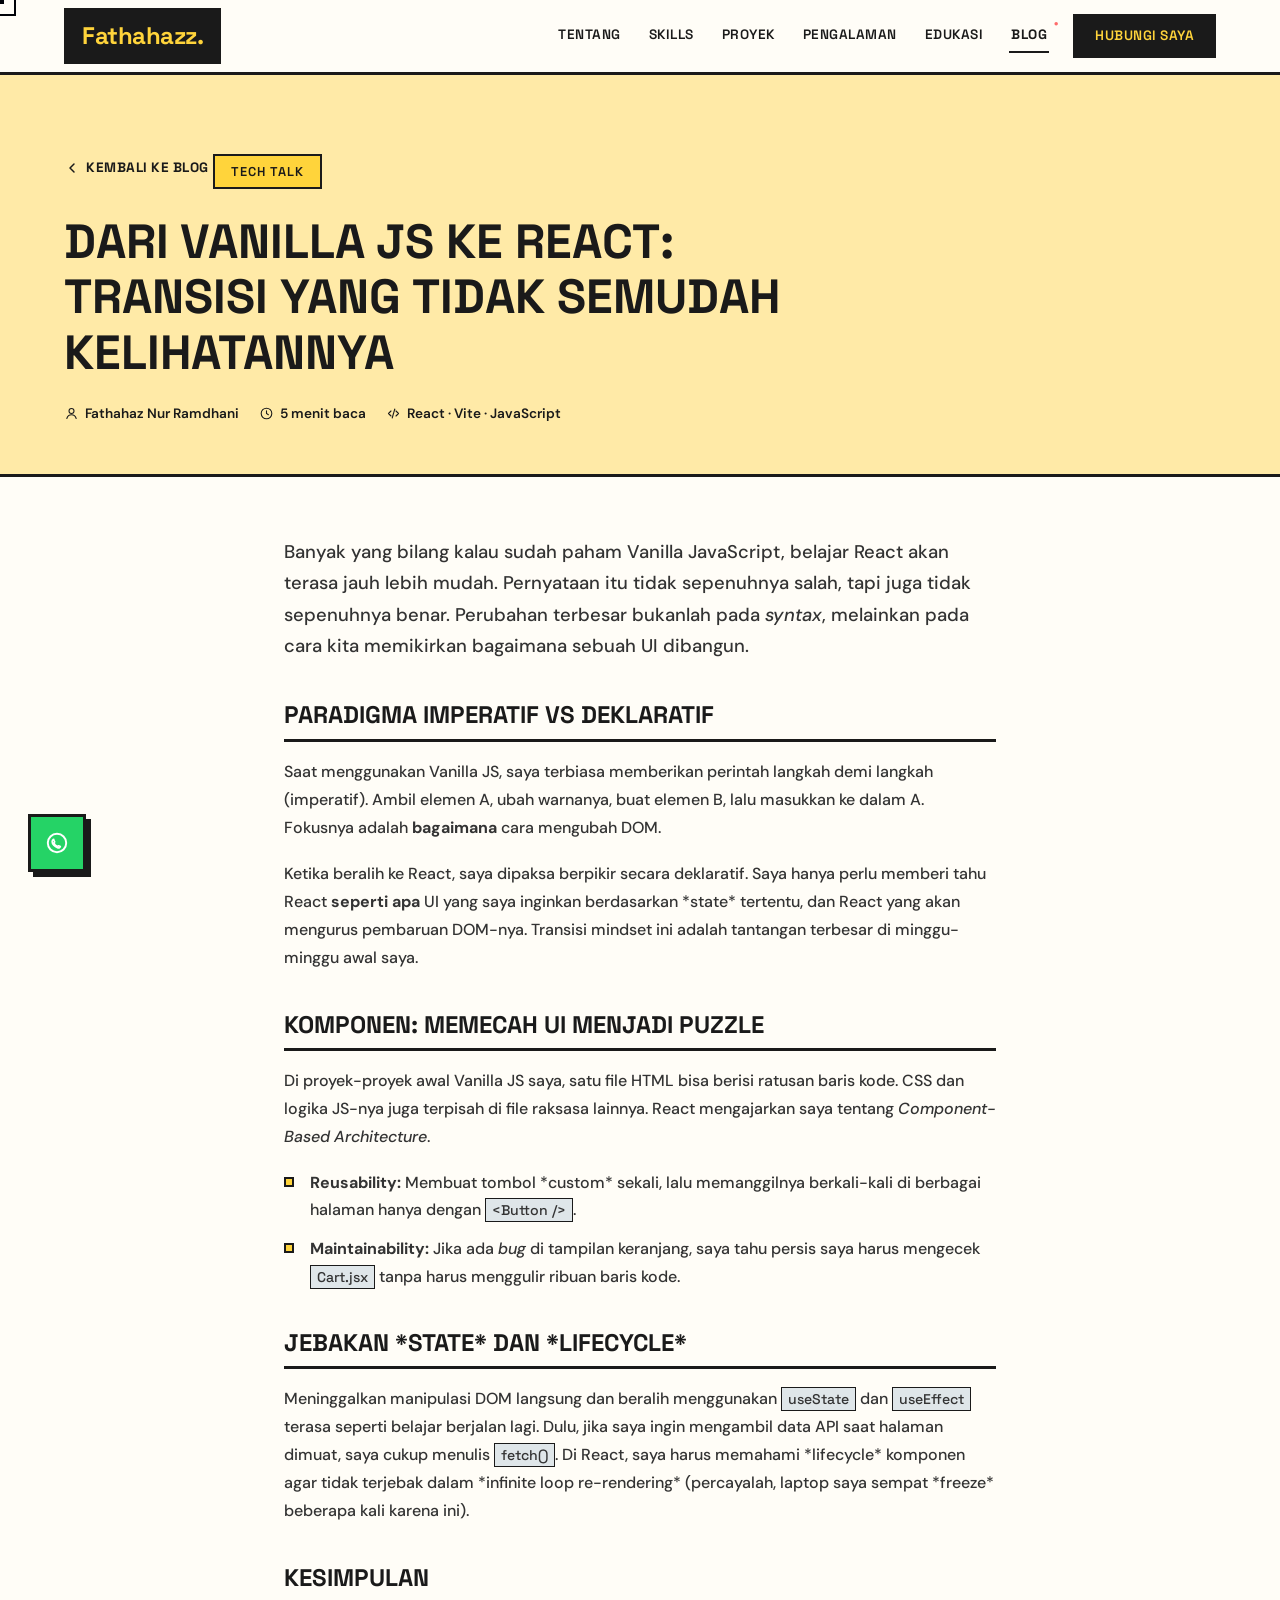
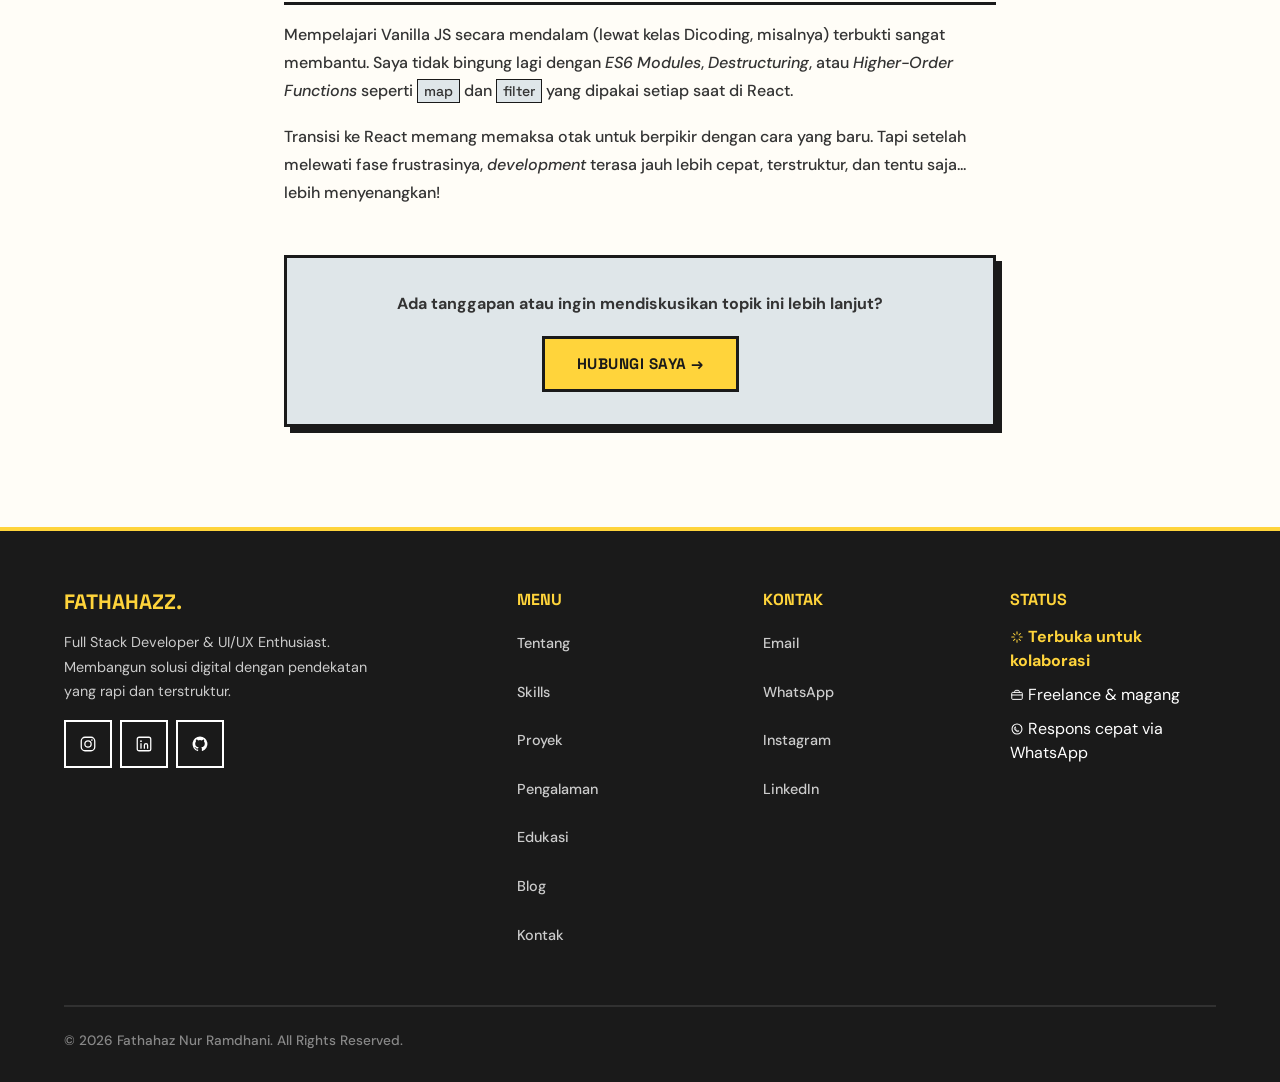
<file: blog/blog-transisi-vanilla-ke-react.html>
<!DOCTYPE html>
<html lang="id">

<head>
    <meta charset="UTF-8" />
    <meta name="viewport" content="width=device-width, initial-scale=1.0" />
    <title>Dari Vanilla JS ke React: Transisi yang Tidak Semudah Kelihatannya — Fathahazz</title>
    <meta name="description" content="Refleksi seputar perpindahan pendekatan development dari vanilla JavaScript menuju React dan Vite." />
    <meta name="author" content="Fathahaz Nur Ramdhani" />
    <meta name="robots" content="index, follow" />
    <link rel="canonical" href="https://fathahazz.github.io/blog/blog-transisi-vanilla-ke-react.html" />

    <!-- Open Graph / Social Preview -->
    <meta property="og:type" content="article" />
    <meta property="og:title" content="Dari Vanilla JS ke React: Transisi yang Tidak Semudah Kelihatannya" />
    <meta property="og:description" content="Refleksi seputar perpindahan pendekatan development dari vanilla JavaScript menuju React dan Vite." />
    <meta property="og:image" content="../asset/hazz1.webp" />
    <meta property="og:url" content="https://fathahazz.github.io/blog/blog-transisi-vanilla-ke-react.html" />
    <meta property="og:locale" content="id_ID" />
    <meta name="twitter:card" content="summary_large_image" />
    <meta name="twitter:title" content="Dari Vanilla JS ke React: Transisi yang Tidak Semudah Kelihatannya" />
    <meta name="twitter:description" content="Refleksi seputar perpindahan pendekatan development dari vanilla JavaScript menuju React dan Vite." />
    <meta name="twitter:image" content="../asset/hazz1.webp" />

    <meta name="theme-color" content="#FFD43B" />

    <!-- Fonts -->
    <link rel="preconnect" href="https://fonts.googleapis.com">
    <link rel="preconnect" href="https://fonts.gstatic.com" crossorigin>
    <link href="https://fonts.googleapis.com/css2?family=Inter:wght@700;800;900&family=Space+Grotesk:wght@500;600;700&family=DM+Sans:opsz,wght@9..40,400;9..40,500;9..40,600;9..40,700;9..40,800&display=swap" rel="stylesheet">
    <link rel="stylesheet" href="../style.css" />

    <!-- Favicon -->
    <link rel="icon" type="image/png" sizes="96x96" href="../asset/favicon/favicon-96x96.png" />
    <link rel="icon" type="image/x-icon" href="../asset/favicon/favicon.ico" />
    <link rel="apple-touch-icon" sizes="180x180" href="../asset/favicon/apple-touch-icon.png" />
    <link rel="manifest" href="../asset/favicon/site.webmanifest" />
</head>

<body>
    <!-- ===== SVG ICON SPRITE (reusable, natural line icons) ===== -->
    <svg style="display:none">
        <symbol id="ic-sparkle" viewBox="0 0 24 24">
            <path d="M12 3v4M12 17v4M3 12h4M17 12h4M6 6l2.5 2.5M15.5 15.5L18 18M18 6l-2.5 2.5M8.5 15.5L6 18"
                stroke="currentColor" stroke-width="1.8" stroke-linecap="round" />
        </symbol>
        <symbol id="ic-bolt" viewBox="0 0 24 24">
            <path d="M13 2 4 14h6l-1 8 9-12h-6l1-8Z" stroke="currentColor" stroke-width="1.8" stroke-linejoin="round"
                stroke-linecap="round" fill="none" />
        </symbol>
        <symbol id="ic-rocket" viewBox="0 0 24 24">
            <path d="M12 2c3 1.5 5 5 5 9 0 2-1 4-2 5l-3 3-3-3c-1-1-2-3-2-5 0-4 2-7.5 5-9Z" stroke="currentColor"
                stroke-width="1.8" stroke-linejoin="round" fill="none" />
            <circle cx="12" cy="10" r="1.8" stroke="currentColor" stroke-width="1.6" fill="none" />
            <path d="M8 16c-2 0.5-3 2-3 5 3 0 4.5-1 5-3M16 16c2 0.5 3 2 3 5-3 0-4.5-1-5-3" stroke="currentColor"
                stroke-width="1.6" stroke-linecap="round" fill="none" />
        </symbol>
        <symbol id="ic-palette" viewBox="0 0 24 24">
            <path
                d="M12 3a9 9 0 1 0 0 18c1.2 0 2-1 2-2 0-.6-.3-1-.6-1.4-.3-.4-.6-.8-.6-1.3 0-1 .8-1.8 1.8-1.8H17a4 4 0 0 0 4-4c0-4.4-4-7.5-9-7.5Z"
                stroke="currentColor" stroke-width="1.8" stroke-linejoin="round" fill="none" />
            <circle cx="7.5" cy="10.5" r="1.1" fill="currentColor" />
            <circle cx="9.5" cy="7" r="1.1" fill="currentColor" />
            <circle cx="14.5" cy="7" r="1.1" fill="currentColor" />
        </symbol>
        <symbol id="ic-plus" viewBox="0 0 24 24">
            <path d="M12 5v14M5 12h14" stroke="currentColor" stroke-width="2" stroke-linecap="round" />
        </symbol>
        <symbol id="ic-chat" viewBox="0 0 24 24">
            <circle cx="12" cy="12" r="8.5" stroke="currentColor" stroke-width="1.8" fill="none" />
            <path
                d="M9 8.5c-.3 0-.6.2-.8.5-.4.5-.7 1.1-.7 1.9 0 1.1.6 2.3 1.5 3.2.9 1 2.1 1.8 3.4 2.2.8.3 1.5.3 2-.1.3-.2.6-.5.7-.9l-1.7-.8-.8.8c-1.8-.7-2.9-1.8-3.5-3.5l.8-.8-.9-1.7Z"
                stroke="currentColor" stroke-width="1.5" stroke-linecap="round" stroke-linejoin="round" fill="none" />
        </symbol>
        <symbol id="ic-arrow-up" viewBox="0 0 24 24">
            <path d="M12 19V5M5 12l7-7 7 7" stroke="currentColor" stroke-width="2.2" stroke-linecap="round"
                stroke-linejoin="round" fill="none" />
        </symbol>
        <symbol id="ic-mail" viewBox="0 0 24 24">
            <rect x="3" y="5" width="18" height="14" rx="1.5" stroke="currentColor" stroke-width="1.7" fill="none" />
            <path d="m4 6.5 8 6 8-6" stroke="currentColor" stroke-width="1.7" stroke-linecap="round"
                stroke-linejoin="round" fill="none" />
        </symbol>
        <symbol id="ic-phone" viewBox="0 0 24 24">
            <path
                d="M6.5 3.5h3l1.5 4-2 1.5a11 11 0 0 0 5.5 5.5l1.5-2 4 1.5v3c0 1-.9 1.8-1.9 1.6-6-1.2-10.9-6-12.1-12.1-.2-1 .6-1.9 1.6-1.9Z"
                stroke="currentColor" stroke-width="1.7" stroke-linejoin="round" fill="none" />
        </symbol>
        <symbol id="ic-at" viewBox="0 0 24 24">
            <circle cx="12" cy="12" r="4" stroke="currentColor" stroke-width="1.7" fill="none" />
            <path d="M16 12v1.5a2.5 2.5 0 0 0 5 0V12a9 9 0 1 0-4 7.5" stroke="currentColor" stroke-width="1.7"
                stroke-linecap="round" fill="none" />
        </symbol>
        <symbol id="ic-pin" viewBox="0 0 24 24">
            <path d="M12 22s7-6.5 7-12a7 7 0 1 0-14 0c0 5.5 7 12 7 12Z" stroke="currentColor" stroke-width="1.7"
                stroke-linejoin="round" fill="none" />
            <circle cx="12" cy="10" r="2.4" stroke="currentColor" stroke-width="1.6" fill="none" />
        </symbol>
        <symbol id="ic-cap" viewBox="0 0 24 24">
            <path d="m12 4 9 4.5-9 4.5-9-4.5Z" stroke="currentColor" stroke-width="1.7" stroke-linejoin="round"
                fill="none" />
            <path d="M7 11v4.5c0 1.4 2.2 2.5 5 2.5s5-1.1 5-2.5V11" stroke="currentColor" stroke-width="1.6"
                stroke-linecap="round" fill="none" />
            <path d="M21 8.5V14" stroke="currentColor" stroke-width="1.6" stroke-linecap="round" />
        </symbol>
        <symbol id="ic-briefcase" viewBox="0 0 24 24">
            <rect x="3" y="7.5" width="18" height="12" rx="1.5" stroke="currentColor" stroke-width="1.7" fill="none" />
            <path d="M8 7.5V6a2 2 0 0 1 2-2h4a2 2 0 0 1 2 2v1.5M3 12h18" stroke="currentColor" stroke-width="1.7"
                stroke-linecap="round" fill="none" />
        </symbol>
        <symbol id="ic-instagram" viewBox="0 0 24 24">
            <rect x="3" y="3" width="18" height="18" rx="5" stroke="currentColor" stroke-width="1.7" fill="none" />
            <circle cx="12" cy="12" r="4.2" stroke="currentColor" stroke-width="1.7" fill="none" />
            <circle cx="17.2" cy="6.8" r="1.1" fill="currentColor" />
        </symbol>
        <symbol id="ic-linkedin" viewBox="0 0 24 24">
            <rect x="3" y="3" width="18" height="18" rx="2.5" stroke="currentColor" stroke-width="1.7" fill="none" />
            <circle cx="8" cy="8.2" r="1.2" fill="currentColor" />
            <path d="M8 11.5v6M12.5 17.5v-3.7c0-1.3.9-2.3 2.2-2.3s2.1 1 2.1 2.3v3.7" stroke="currentColor"
                stroke-width="1.7" stroke-linecap="round" fill="none" />
        </symbol>
        <symbol id="ic-youtube" viewBox="0 0 24 24">
            <rect x="2.5" y="6" width="19" height="12" rx="3" stroke="currentColor" stroke-width="1.7" fill="none" />
            <path d="M10.5 9.5v5l4.3-2.5Z" fill="currentColor" />
        </symbol>
        <symbol id="ic-tiktok" viewBox="0 0 24 24">
            <path d="M14 3v10.8a2.7 2.7 0 1 1-2.5-2.7" stroke="currentColor" stroke-width="1.7" stroke-linecap="round"
                fill="none" />
            <path d="M14 3c.4 2.4 2.1 4 4.6 4.2" stroke="currentColor" stroke-width="1.7" stroke-linecap="round"
                fill="none" />
        </symbol>
        <symbol id="ic-window" viewBox="0 0 24 24">
            <rect x="3" y="4" width="18" height="16" rx="1.5" stroke="currentColor" stroke-width="1.7" fill="none" />
            <path d="M3 8.5h18" stroke="currentColor" stroke-width="1.7" />
            <circle cx="6" cy="6.2" r=".6" fill="currentColor" />
            <circle cx="8" cy="6.2" r=".6" fill="currentColor" />
        </symbol>
        <symbol id="ic-mobile" viewBox="0 0 24 24">
            <rect x="7" y="2.5" width="10" height="19" rx="2" stroke="currentColor" stroke-width="1.7" fill="none" />
            <path d="M11 18.3h2" stroke="currentColor" stroke-width="1.7" stroke-linecap="round" />
        </symbol>
        <symbol id="ic-target" viewBox="0 0 24 24">
            <circle cx="12" cy="12" r="8.5" stroke="currentColor" stroke-width="1.7" fill="none" />
            <circle cx="12" cy="12" r="4.7" stroke="currentColor" stroke-width="1.7" fill="none" />
            <circle cx="12" cy="12" r="1.2" fill="currentColor" />
        </symbol>
        <symbol id="ic-chevron-left" viewBox="0 0 24 24">
            <path d="m15 6-6 6 6 6" stroke="currentColor" stroke-width="2.2" stroke-linecap="round"
                stroke-linejoin="round" fill="none" />
        </symbol>
        <symbol id="ic-user" viewBox="0 0 24 24">
            <circle cx="12" cy="8" r="4" stroke="currentColor" stroke-width="1.7" fill="none" />
            <path d="M4.5 20c1.2-4 4-6 7.5-6s6.3 2 7.5 6" stroke="currentColor" stroke-width="1.7"
                stroke-linecap="round" fill="none" />
        </symbol>
        <symbol id="ic-clock" viewBox="0 0 24 24">
            <circle cx="12" cy="12" r="8.5" stroke="currentColor" stroke-width="1.7" fill="none" />
            <path d="M12 7.5V12l3 2" stroke="currentColor" stroke-width="1.7" stroke-linecap="round" fill="none" />
        </symbol>
        <symbol id="ic-code" viewBox="0 0 24 24">
            <path d="M8 8 4 12l4 4" stroke="currentColor" stroke-width="1.8" stroke-linecap="round"
                stroke-linejoin="round" fill="none" />
            <path d="m16 8 4 4-4 4" stroke="currentColor" stroke-width="1.8" stroke-linecap="round"
                stroke-linejoin="round" fill="none" />
            <path d="m14 5-4 14" stroke="currentColor" stroke-width="1.8" stroke-linecap="round" fill="none" />
        </symbol>
        <symbol id="ic-palette" viewBox="0 0 24 24">
            <path d="M12 3a9 9 0 1 0 0 18c1.2 0 2-1 2-2 0-.6-.3-1-.6-1.4-.3-.4-.6-.8-.6-1.3 0-1 .8-1.8 1.8-1.8H17a4 4 0 0 0 4-4c0-4.4-4-7.5-9-7.5Z"
                stroke="currentColor" stroke-width="1.8" stroke-linejoin="round" fill="none" />
        </symbol>
        <symbol id="ic-cloud" viewBox="0 0 24 24">
            <path d="M7 18h10.5a3.5 3.5 0 0 0 0-7 5.5 5.5 0 0 0-10.6-1.7A4 4 0 0 0 7 18Z" stroke="currentColor"
                stroke-width="1.7" stroke-linejoin="round" fill="none" />
        </symbol>
        <symbol id="ic-github" viewBox="0 0 24 24">
            <path
                d="M12 2a10 10 0 0 0-3.16 19.49c.5.09.68-.22.68-.48v-1.7c-2.78.6-3.37-1.34-3.37-1.34-.46-1.16-1.11-1.47-1.11-1.47-.91-.62.07-.61.07-.61 1 .07 1.53 1.03 1.53 1.03.89 1.52 2.34 1.08 2.91.83.09-.65.35-1.08.63-1.33-2.22-.25-4.56-1.11-4.56-4.94 0-1.09.39-1.98 1.03-2.68-.1-.25-.45-1.27.1-2.65 0 0 .84-.27 2.75 1.02a9.5 9.5 0 0 1 5 0c1.91-1.3 2.75-1.02 2.75-1.02.55 1.38.2 2.4.1 2.65.64.7 1.03 1.59 1.03 2.68 0 3.84-2.35 4.68-4.58 4.93.36.31.68.92.68 1.85v2.74c0 .27.18.58.69.48A10 10 0 0 0 12 2Z"
                fill="currentColor" />
        </symbol>
    </svg>

    <div class="cursor-dot" id="cursorDot"></div>
    <div class="cursor-outline" id="cursorOutline"></div>
    <div class="scroll-progress" id="scrollProgress"></div>

    <!-- ===== NAVBAR ===== -->
    <nav class="navbar" id="navbar">
        <div class="container">
            <a href="../index.html" class="logo">Fathahazz.</a>
            <div class="nav-links" id="navLinks">
                <a href="../index.html#about">Tentang</a>
                <a href="../index.html#skills">Skills</a>
                <a href="../index.html#projects">Proyek</a>
                <a href="../index.html#experience">Pengalaman</a>
                <a href="../index.html#education">Edukasi</a>
                <a href="../index.html#blog" class="active">Blog</a>
                <a href="../index.html#contact" class="nav-cta">Hubungi Saya</a>
            </div>
            <button class="hamburger" id="hamburger" aria-label="Menu">
                <span></span><span></span><span></span>
            </button>
        </div>
    </nav>

    <!-- ===== ARTICLE HEADER ===== -->
    <header class="article-hero">
        <div class="container">
            <a href="../index.html#blog" class="article-back"><svg class="ic" width="16" height="16"><use href="#ic-chevron-left" /></svg> Kembali ke Blog</a>
            <span class="neo-tag" style="background:#FFD43B; color:#1a1a1a;">Tech Talk</span>
            <h1 class="article-title">Dari Vanilla JS ke React: Transisi yang Tidak Semudah Kelihatannya</h1>
            <div class="article-meta">
                <span><svg class="ic" width="15" height="15"><use href="#ic-user" /></svg> Fathahaz Nur Ramdhani</span>
                <span><svg class="ic" width="15" height="15"><use href="#ic-clock" /></svg> 5 menit baca</span>
                <span><svg class="ic" width="15" height="15"><use href="#ic-code" /></svg> React · Vite · JavaScript</span>
            </div>
        </div>
    </header>

    <!-- ===== ARTICLE CONTENT ===== -->
    <section class="article-section">
        <div class="container article-container">
            <article class="article-content">
                <p class="lead">Banyak yang bilang kalau sudah paham Vanilla JavaScript, belajar React akan terasa jauh lebih mudah. Pernyataan itu tidak sepenuhnya salah, tapi juga tidak sepenuhnya benar. Perubahan terbesar bukanlah pada <em>syntax</em>, melainkan pada cara kita memikirkan bagaimana sebuah UI dibangun.</p>

                <h2>Paradigma Imperatif vs Deklaratif</h2>
                <p>Saat menggunakan Vanilla JS, saya terbiasa memberikan perintah langkah demi langkah (imperatif). Ambil elemen A, ubah warnanya, buat elemen B, lalu masukkan ke dalam A. Fokusnya adalah <strong>bagaimana</strong> cara mengubah DOM.</p>
                <p>Ketika beralih ke React, saya dipaksa berpikir secara deklaratif. Saya hanya perlu memberi tahu React <strong>seperti apa</strong> UI yang saya inginkan berdasarkan *state* tertentu, dan React yang akan mengurus pembaruan DOM-nya. Transisi mindset ini adalah tantangan terbesar di minggu-minggu awal saya.</p>

                <h2>Komponen: Memecah UI Menjadi Puzzle</h2>
                <p>Di proyek-proyek awal Vanilla JS saya, satu file HTML bisa berisi ratusan baris kode. CSS dan logika JS-nya juga terpisah di file raksasa lainnya. React mengajarkan saya tentang <em>Component-Based Architecture</em>.</p>
                <ul>
                    <li><strong>Reusability:</strong> Membuat tombol *custom* sekali, lalu memanggilnya berkali-kali di berbagai halaman hanya dengan <code>&lt;Button /&gt;</code>.</li>
                    <li><strong>Maintainability:</strong> Jika ada <em>bug</em> di tampilan keranjang, saya tahu persis saya harus mengecek <code>Cart.jsx</code> tanpa harus menggulir ribuan baris kode.</li>
                </ul>

                <h2>Jebakan *State* dan *Lifecycle*</h2>
                <p>Meninggalkan manipulasi DOM langsung dan beralih menggunakan <code>useState</code> dan <code>useEffect</code> terasa seperti belajar berjalan lagi. Dulu, jika saya ingin mengambil data API saat halaman dimuat, saya cukup menulis <code>fetch()</code>. Di React, saya harus memahami *lifecycle* komponen agar tidak terjebak dalam *infinite loop re-rendering* (percayalah, laptop saya sempat *freeze* beberapa kali karena ini).</p>

                <h2>Kesimpulan</h2>
                <p>Mempelajari Vanilla JS secara mendalam (lewat kelas Dicoding, misalnya) terbukti sangat membantu. Saya tidak bingung lagi dengan <em>ES6 Modules</em>, <em>Destructuring</em>, atau <em>Higher-Order Functions</em> seperti <code>map</code> dan <code>filter</code> yang dipakai setiap saat di React.</p>
                <p>Transisi ke React memang memaksa otak untuk berpikir dengan cara yang baru. Tapi setelah melewati fase frustrasinya, <em>development</em> terasa jauh lebih cepat, terstruktur, dan tentu saja... lebih menyenangkan!</p>
                <div class="article-cta">
                    <p>Ada tanggapan atau ingin mendiskusikan topik ini lebih lanjut?</p>
                    <a href="../index.html#contact" class="neo-btn neo-btn-primary">Hubungi Saya →</a>
                </div>
            </article>
        </div>
    </section>

    <!-- ===== FOOTER ===== -->
    <footer class="footer">
        <div class="container">
            <div class="footer-grid">
                <div>
                    <h4 style="font-size:1.3rem;">Fathahazz.</h4>
                    <p>Full Stack Developer & UI/UX Enthusiast. Membangun solusi digital dengan pendekatan yang rapi dan terstruktur.</p>
                    <div class="social-links">
                        <a href="https://instagram.com/fathahazz" target="_blank" rel="noopener" aria-label="Instagram"><svg class="ic" width="18" height="18"><use href="#ic-instagram" /></svg></a>
                        <a href="https://linkedin.com/in/fathahazz" target="_blank" rel="noopener" aria-label="LinkedIn"><svg class="ic" width="18" height="18"><use href="#ic-linkedin" /></svg></a>
                        <a href="https://github.com/hzx-greedy" target="_blank" rel="noopener" aria-label="GitHub"><svg class="ic" width="18" height="18"><use href="#ic-github" /></svg></a>
                    </div>
                </div>
                <div>
                    <h4>Menu</h4>
                    <ul>
                        <li><a href="../index.html#about">Tentang</a></li>
                        <li><a href="../index.html#skills">Skills</a></li>
                        <li><a href="../index.html#projects">Proyek</a></li>
                        <li><a href="../index.html#experience">Pengalaman</a></li>
                        <li><a href="../index.html#education">Edukasi</a></li>
                        <li><a href="../index.html#blog">Blog</a></li>
                        <li><a href="../index.html#contact">Kontak</a></li>
                    </ul>
                </div>
                <div>
                    <h4>Kontak</h4>
                    <ul>
                        <li><a href="mailto:fathahazz31@gmail.com">Email</a></li>
                        <li><a href="https://wa.me/6282110757763" target="_blank" rel="noopener">WhatsApp</a></li>
                        <li><a href="https://instagram.com/fathahazz" target="_blank" rel="noopener">Instagram</a></li>
                        <li><a href="https://linkedin.com/in/fathahazz" target="_blank" rel="noopener">LinkedIn</a></li>
                    </ul>
                </div>
                <div>
                    <h4>Status</h4>
                    <ul>
                        <li style="color:#FFD43B;font-weight:700;"><svg class="ic" width="14" height="14" style="vertical-align:-2px;margin-right:4px;"><use href="#ic-sparkle" /></svg>Terbuka untuk kolaborasi</li>
                        <li><svg class="ic" width="14" height="14" style="vertical-align:-2px;margin-right:4px;"><use href="#ic-briefcase" /></svg>Freelance & magang</li>
                        <li><svg class="ic" width="14" height="14" style="vertical-align:-2px;margin-right:4px;"><use href="#ic-chat" /></svg>Respons cepat via WhatsApp</li>
                    </ul>
                </div>
            </div>
            <div class="footer-bottom">
                <span>© 2026 Fathahaz Nur Ramdhani. All Rights Reserved.</span>
            </div>
        </div>
    </footer>

    <!-- ===== WHATSAPP FLOAT + TOOLTIP ===== -->
    <div class="wa-wrap">
        <div class="wa-tooltip" id="waTooltip">
            Ada yang ingin didiskusikan?
            <button class="wa-tooltip-close" id="waTooltipClose" aria-label="Tutup"><svg class="ic" width="12" height="12"><use href="#ic-plus" /></svg></button>
        </div>
        <a href="https://wa.me/6282110757763" class="wa-float" target="_blank" rel="noopener" aria-label="Chat WhatsApp"><svg class="ic" width="26" height="26"><use href="#ic-chat" /></svg></a>
    </div>

    <!-- ===== BACK TO TOP ===== -->
    <button class="back-to-top" id="backToTop" aria-label="Kembali ke atas"><svg class="ic" width="20" height="20"><use href="#ic-arrow-up" /></svg></button>

    <script src="../script.js"></script>
</body>
</html>
</file>
<file: style.css>
/* Di dalam CSS kamu */
@import url('https://fonts.googleapis.com/css2?family=Inter:wght@400;500;600;700;800;900&display=swap');

/* ===== RESET & BASE ===== */
*,
*::before,
*::after {
    box-sizing: border-box;
    margin: 0;
    padding: 0;
}

html {
    scroll-behavior: smooth;
}

body {
    font-family: 'DM Sans', 'Inter', sans-serif;
    background: #FFFDF7;
    color: #1a1a1a;
    line-height: 1.5;
}

a {
    text-decoration: none;
    color: inherit;
}

img {
    max-width: 100%;
    display: block;
}

ul {
    list-style: none;
}

.container {
    max-width: 1200px;
    margin: 0 auto;
    padding: 0 24px;
}

/* ===== ICONS (natural line icons, replace emoji) ===== */
.ic {
    display: inline-block;
    vertical-align: -3px;
    flex-shrink: 0;
    color: currentColor;
}

/* ===== NEOBRUTALISM CORE ===== */
.neo-card {
    background: #fff;
    border: 3px solid #1a1a1a;
    box-shadow: 6px 6px 0px #1a1a1a;
    transition: all 0.15s ease;
}

.neo-card:hover {
    box-shadow: 8px 8px 0px #1a1a1a;
    transform: translate(-2px, -2px);
}

.neo-btn {
    display: inline-flex;
    align-items: center;
    gap: 8px;
    padding: 14px 32px;
    border: 3px solid #1a1a1a;
    font-family: 'Space Grotesk', sans-serif;
    font-weight: 700;
    font-size: 0.95rem;
    text-transform: uppercase;
    letter-spacing: 0.5px;
    cursor: pointer;
    transition: all 0.12s;
    background: #fff;
    color: #1a1a1a;
}

.neo-btn:hover {
    transform: translate(-3px, -3px);
    box-shadow: 6px 6px 0px #1a1a1a;
}

.neo-btn:active {
    transform: translate(2px, 2px);
    box-shadow: none;
}

.neo-btn-primary {
    background: #FFD43B;
    color: #1a1a1a;
}

.neo-btn-dark {
    background: #1a1a1a;
    color: #fff;
}

.neo-btn-dark:hover {
    background: #FFD43B;
    color: #1a1a1a;
}

.neo-tag {
    display: inline-block;
    padding: 6px 16px;
    border: 2px solid #1a1a1a;
    font-family: 'Space Grotesk', sans-serif;
    font-weight: 600;
    font-size: 0.8rem;
    text-transform: uppercase;
    letter-spacing: 1px;
    background: #FF6B6B;
    color: #fff;
    margin-top: 14px;
}

h1,
h2,
h3,
h4 {
    font-family: 'Space Grotesk', 'Inter', sans-serif;
    font-weight: 700;
    line-height: 1.1;
}

.section-title {
    font-size: clamp(2.5rem, 6vw, 4rem);
    font-weight: 800;
    text-transform: uppercase;
    letter-spacing: -1px;
    position: relative;
    display: inline-block;
}

.section-title::after {
    content: '';
    display: block;
    width: 100%;
    height: 6px;
    background: #FFD43B;
    border: 2px solid #1a1a1a;
    margin-top: 4px;
}

.section-header {
    margin-bottom: 56px;
    display: flex;
    flex-direction: column;
    align-items: flex-start;
}

/* ===== NAVBAR ===== */
.navbar {
    position: fixed;
    top: 0;
    left: 0;
    right: 0;
    z-index: 1000;
    background: #FFFDF7;
    border-bottom: 3px solid #1a1a1a;
    transition: box-shadow 0.2s;
}

.navbar.scrolled {
    box-shadow: 0 6px 0 #1a1a1a;
}

.navbar .container {
    display: flex;
    align-items: center;
    justify-content: space-between;
    height: 72px;
}

.logo {
    font-family: 'Space Grotesk', sans-serif;
    font-weight: 800;
    font-size: 1.5rem;
    letter-spacing: -0.5px;
    background: #1a1a1a;
    color: #FFD43B;
    padding: 8px 16px;
    border: 2px solid #1a1a1a;
}

.nav-links {
    display: flex;
    gap: 24px;
    align-items: center;
}

.nav-links a {
    font-family: 'Space Grotesk', sans-serif;
    font-weight: 600;
    font-size: 0.85rem;
    text-transform: uppercase;
    letter-spacing: 0.5px;
    color: #1a1a1a;
    padding: 6px 2px;
    border-bottom: 2px solid transparent;
    transition: border-color 0.2s, color 0.2s;
    position: relative;
}

.nav-links a:hover {
    border-bottom-color: #FFD43B;
}

.nav-links a.active {
    color: #1a1a1a;
    border-bottom-color: #1a1a1a;
    font-weight: 800;
}

.nav-links a.active::before {
    content: '●';
    font-size: 0.5rem;
    color: #FF6B6B;
    position: absolute;
    top: -2px;
    right: -10px;
}

.nav-cta {
    background: #1a1a1a !important;
    color: #FFD43B !important;
    padding: 10px 20px !important;
    border: 2px solid #1a1a1a !important;
    border-bottom-color: #1a1a1a !important;
}

.nav-cta:hover {
    background: #FFD43B !important;
    color: #1a1a1a !important;
    border-bottom-color: #1a1a1a !important;
}

.hamburger {
    display: none;
    flex-direction: column;
    gap: 5px;
    cursor: pointer;
    background: none;
    border: 2px solid #1a1a1a;
    padding: 8px;
    transition: background 0.2s ease, transform 0.2s ease;
}

.hamburger span {
    display: block;
    width: 24px;
    height: 3px;
    background: #1a1a1a;
    border-radius: 0;
    transition: transform 0.3s cubic-bezier(0.68, -0.4, 0.32, 1.4), opacity 0.2s ease;
}

.hamburger.open {
    background: #FFD43B;
}

.hamburger.open span:nth-child(1) {
    transform: translateY(8px) rotate(45deg);
}

.hamburger.open span:nth-child(2) {
    opacity: 0;
    transform: scaleX(0);
}

.hamburger.open span:nth-child(3) {
    transform: translateY(-8px) rotate(-45deg);
}

/* ===== HERO ===== */
.hero {
    min-height: 100vh;
    display: flex;
    align-items: center;
    padding: clamp(88px, 15vh, 120px) 0 clamp(48px, 8vh, 80px);
    background: #FFFDF7;
    position: relative;
    overflow: hidden;
}

.hero::before {
    content: '✦';
    position: absolute;
    top: 8%;
    right: 5%;
    font-size: 20rem;
    font-family: Arial, sans-serif;
    color: #FFD43B;
    opacity: 0.15;
    line-height: 1;
    pointer-events: none;
}

.hero::after {
    content: '●';
    position: absolute;
    bottom: 5%;
    left: 3%;
    font-size: 15rem;
    font-family: Arial, sans-serif;
    color: #FF6B6B;
    opacity: 0.1;
    line-height: 1;
    pointer-events: none;
}

.hero-grid {
    display: grid;
    grid-template-columns: 1fr 1fr;
    gap: 60px;
    align-items: center;
}

.hero-badge {
    display: inline-flex;
    align-items: center;
    gap: 8px;
    padding: 8px 16px;
    border: 2px solid #1a1a1a;
    background: #FF6B6B;
    color: #1a1a1a;
    font-family: 'Space Grotesk', sans-serif;
    font-weight: 600;
    font-size: 0.8rem;
    text-transform: uppercase;
    letter-spacing: 1px;
    margin-bottom: 24px;
}

.hero h1 {
    font-family: 'Space Grotesk', sans-serif;
    font-size: clamp(3rem, 7vw, 5rem);
    font-weight: 800;
    text-transform: uppercase;
    letter-spacing: -2px;
    line-height: 1;
    margin-bottom: 20px;
}

.hero h1 .highlight {
    display: inline-block;
    background: #FFD43B;
    padding: 0 8px;
    border: 3px solid #1a1a1a;
    transform: rotate(-1deg);
}

.hero p {
    font-size: 1.1rem;
    font-weight: 500;
    color: #4a4a4a;
    max-width: 520px;
    margin-bottom: 36px;
    line-height: 1.6;
}

.hero-buttons {
    display: flex;
    gap: 12px;
    flex-wrap: wrap;
}

.hero-stats {
    display: flex;
    gap: 32px;
    margin-top: 48px;
    padding-top: 24px;
    border-top: 3px solid #1a1a1a;
}

.hero-stats div {
    text-align: center;
}

.hero-stats .num {
    font-family: 'Space Grotesk', sans-serif;
    font-size: 2.2rem;
    font-weight: 800;
    display: block;
    line-height: 1;
}

.hero-stats .lbl {
    font-size: 0.8rem;
    font-weight: 600;
    text-transform: uppercase;
    letter-spacing: 0.5px;
    color: #6a6a6a;
    margin-top: 4px;
}

.hero-image {
    display: flex;
    justify-content: center;
    align-items: center;
}

.hero-image .avatar-box {
    width: 340px;
    height: 400px;
    background: #FFD43B;
    border: 4px solid #1a1a1a;
    box-shadow: 12px 12px 0 #1a1a1a;
    display: flex;
    align-items: center;
    justify-content: center;
    font-size: 8rem;
    color: #1a1a1a;
    position: relative;
    animation: floatBox 4s ease-in-out infinite;
}

.hero-image .avatar-frame {
    width: 100%;
    height: 100%;
    overflow: hidden;
}

.hero-image .avatar-frame .avatar {
    width: 100%;
    height: 100%;
    object-fit: cover;
    object-position: center 20%;
    transform: scale(1.15);
    transition: transform 0.4s ease;
}

.hero-image .avatar-box:hover .avatar {
    transform: scale(1.22);
}

@keyframes floatBox {

    0%,
    100% {
        transform: translateY(0) rotate(0deg);
    }

    50% {
        transform: translateY(-14px) rotate(1deg);
    }
}

.hero-badge {
    animation: none;
}

.hero-badge::before {
    content: '';
    display: inline-block;
    width: 8px;
    height: 8px;
    border-radius: 50%;
    background: #fff;
    margin-right: 2px;
    animation: pulseDot 1.4s ease-in-out infinite;
}

@keyframes pulseDot {

    0%,
    100% {
        opacity: 1;
        transform: scale(1);
    }

    50% {
        opacity: 0.3;
        transform: scale(0.7);
    }
}

@media (prefers-reduced-motion: reduce) {
    .hero-image .avatar-box {
        animation: none;
    }

    .hero-badge::before {
        animation: none;
    }
}

.hero-image .avatar-box::after {
    content: '✧';
    position: absolute;
    bottom: -16px;
    right: -16px;
    font-size: 3rem;
    background: #FF6B6B;
    border: 3px solid #1a1a1a;
    width: 60px;
    height: 60px;
    display: flex;
    align-items: center;
    justify-content: center;
    color: #fff;
}

/* ===== SERVICES ===== */
.services {
    padding: 100px 0;
    background: #FFFDF7;
}

.services-grid {
    display: grid;
    grid-template-columns: repeat(auto-fit, minmax(300px, 1fr));
    gap: 24px;
}

.service-card {
    background: #fff;
    border: 3px solid #1a1a1a;
    box-shadow: 6px 6px 0 #1a1a1a;
    padding: 32px 28px;
    transition: all 0.15s;
}

.service-card:hover {
    box-shadow: 10px 10px 0 #1a1a1a;
    transform: translate(-4px, -4px);
}

.service-card:nth-child(1) {
    background: #FFEAA7;
}

.service-card:nth-child(2) {
    background: #DFE6E9;
}

.service-card:nth-child(3) {
    background: #FFB8B8;
}

.service-icon {
    width: 56px;
    height: 56px;
    border: 3px solid #1a1a1a;
    background: #fff;
    display: flex;
    align-items: center;
    justify-content: center;
    color: #1a1a1a;
    margin-bottom: 20px;
}

.service-card h3 {
    font-family: 'Space Grotesk', sans-serif;
    font-size: 1.5rem;
    font-weight: 700;
    text-transform: uppercase;
    margin-bottom: 10px;
}

.service-card p {
    color: #2a2a2a;
    font-weight: 500;
    font-size: 0.95rem;
    line-height: 1.6;
}

.service-card .service-num {
    font-family: 'Space Grotesk', sans-serif;
    font-weight: 800;
    font-size: 3rem;
    color: #1a1a1a;
    opacity: 0.15;
    text-align: right;
    margin-top: 16px;
    line-height: 1;
}

/* ---- Custom / "layanan lain" CTA card ---- */
.service-card-custom {
    grid-column: 1 / -1;
    display: flex;
    align-items: center;
    gap: 24px;
    background: repeating-linear-gradient(135deg, #fff, #fff 10px, #FFF8DC 10px, #FFF8DC 20px);
    border-style: dashed;
    cursor: pointer;
    text-decoration: none;
}

.service-card-custom:hover {
    background: #FFD43B;
}

.service-card-custom .service-icon-custom {
    background: #1a1a1a;
    color: #FFD43B;
    flex-shrink: 0;
    margin-bottom: 0;
    transition: transform 0.2s;
}

.service-card-custom:hover .service-icon-custom {
    transform: rotate(90deg);
}

.service-card-custom .service-text {
    flex: 1;
}

.service-card-custom h3 {
    margin-bottom: 4px;
}

.service-card-custom p {
    margin: 0;
    max-width: 420px;
}

.service-num-cta {
    display: inline-flex;
    align-items: center;
    gap: 8px;
    padding: 12px 22px;
    background: #1a1a1a;
    color: #fff;
    border: 2px solid #1a1a1a;
    font-family: 'Space Grotesk', sans-serif;
    font-weight: 700;
    font-size: 0.8rem;
    text-transform: uppercase;
    letter-spacing: 0.5px;
    white-space: nowrap;
    margin-left: auto;
    transition: all 0.15s;
}

.service-card-custom:hover .service-num-cta {
    background: #25D366;
    border-color: #1a1a1a;
    color: #fff;
    transform: translate(-2px, -2px);
    box-shadow: 3px 3px 0 #1a1a1a;
}

@media (max-width: 640px) {
    .service-card-custom {
        flex-direction: column;
        text-align: center;
        gap: 16px;
    }

    .service-num-cta {
        margin-left: 0;
    }
}

/* ===== PORTFOLIO ===== */
.portfolio {
    padding: 100px 0;
    background: #1a1a1a;
}

.portfolio .section-title {
    color: #fff;
}

.portfolio .section-title::after {
    background: #FF6B6B;
}

.portfolio-grid {
    display: grid;
    grid-template-columns: repeat(auto-fit, minmax(280px, 1fr));
    gap: 20px;
}

.portfolio-item {
    border: 3px solid #fff;
    box-shadow: 6px 6px 0 #FFD43B;
    aspect-ratio: 16/9;
    position: relative;
    overflow: hidden;
    cursor: pointer;
    background: #2a2a2a;
}

.portfolio-img {
    width: 100%;
    height: 100%;
    object-fit: cover;
    object-position: top;
    display: block;
}

.portfolio-item:hover {
    transform: translate(-3px, -3px);
    box-shadow: 10px 10px 0 #FFD43B;
}

.portfolio-item .port-icon {
    color: #fff;
    opacity: 0.55;
    transition: transform 0.3s ease;
}

.portfolio-item:hover .port-icon {
    transform: scale(1.15) rotate(-6deg);
}

.portfolio-item .overlay {
    position: absolute;
    inset: 0;
    background: #FFD43B;
    border: 3px solid #fff;
    opacity: 0;
    transform: scale(0.92);
    transition: opacity 0.25s ease, transform 0.25s ease;
    display: flex;
    flex-direction: column;
    align-items: center;
    justify-content: center;
    padding: 20px;
    color: #1a1a1a;
    text-align: center;
}

.portfolio-item:hover .overlay {
    opacity: 1;
    transform: scale(1);
}

.portfolio-item .overlay h4 {
    font-family: 'Space Grotesk', sans-serif;
    font-size: 1.2rem;
    text-transform: uppercase;
    font-weight: 700;
}

.portfolio-item .overlay p {
    font-weight: 600;
    font-size: 0.85rem;
    margin-top: 4px;
    margin-bottom: 14px;
}

.portfolio-item .overlay .overlay-btns {
    display: flex;
    gap: 8px;
    flex-wrap: wrap;
    justify-content: center;
}

.portfolio-item .overlay .demo-btn {
    display: inline-flex;
    align-items: center;
    gap: 6px;
    padding: 8px 16px;
    border: 2px solid #1a1a1a;
    background: #1a1a1a;
    color: #fff;
    font-family: 'Space Grotesk', sans-serif;
    font-weight: 700;
    font-size: 0.72rem;
    text-transform: uppercase;
    letter-spacing: 0.5px;
    transition: all 0.15s;
}

.portfolio-item .overlay .demo-btn:hover {
    background: #fff;
    color: #1a1a1a;
    transform: translate(-2px, -2px);
    box-shadow: 3px 3px 0 #1a1a1a;
}

.portfolio-item .overlay .detail-btn {
    display: inline-flex;
    align-items: center;
    gap: 6px;
    padding: 8px 16px;
    border: 2px solid #1a1a1a;
    background: transparent;
    color: #1a1a1a;
    font-family: 'Space Grotesk', sans-serif;
    font-weight: 700;
    font-size: 0.72rem;
    text-transform: uppercase;
    letter-spacing: 0.5px;
    transition: all 0.15s;
}

.portfolio-item .overlay .detail-btn:hover {
    background: #1a1a1a;
    color: #fff;
    transform: translate(-2px, -2px);
    box-shadow: 3px 3px 0 #fff;
}

.portfolio-item:nth-child(odd) {
    box-shadow: 6px 6px 0 #FF6B6B;
}

.portfolio-item:nth-child(odd):hover {
    box-shadow: 10px 10px 0 #FF6B6B;
}

/* ---- Portfolio show-more ---- */
.portfolio-extra {
    display: none;
}

.portfolio-grid.expanded .portfolio-extra {
    display: flex;
    animation: portfolioFadeIn 0.45s ease both;
}

@keyframes portfolioFadeIn {
    from {
        opacity: 0;
        transform: translateY(16px);
    }

    to {
        opacity: 1;
        transform: translateY(0);
    }
}

.portfolio-more-wrap {
    display: flex;
    justify-content: center;
    margin-top: 40px;
}

.portfolio-more-wrap .neo-btn {
    box-shadow: 6px 6px 0 #FF6B6B;
}

.portfolio-more-wrap .neo-btn:hover {
    box-shadow: 8px 8px 0 #FF6B6B;
}

.portfolio-more-wrap .neo-btn svg {
    transition: transform 0.3s ease;
}

.portfolio-more-wrap .neo-btn.is-open svg {
    transform: rotate(180deg);
}

@media (prefers-reduced-motion: reduce) {
    .portfolio-grid.expanded .portfolio-extra {
        animation: none;
    }
}

/* ===== TESTIMONIALS ===== */
.testimonials {
    padding: 100px 0;
    background: #FFFDF7;
}

.testi-carousel {
    display: flex;
    align-items: center;
    gap: 16px;
}

.testi-arrow {
    flex-shrink: 0;
    width: 52px;
    height: 52px;
    border: 3px solid #1a1a1a;
    background: #fff;
    box-shadow: 5px 5px 0 #1a1a1a;
    display: flex;
    align-items: center;
    justify-content: center;
    cursor: pointer;
    color: #1a1a1a;
    transition: all 0.15s;
}

.testi-arrow:hover {
    background: #FFD43B;
    transform: translate(-2px, -2px);
    box-shadow: 7px 7px 0 #1a1a1a;
}

.testi-arrow:active {
    transform: translate(2px, 2px);
    box-shadow: none;
}

.testi-viewport {
    flex: 1;
    overflow: hidden;
    min-width: 0;
}

.testi-track {
    display: flex;
    transition: transform 0.5s cubic-bezier(0.16, 1, 0.3, 1);
}

.testi-slide {
    flex: 0 0 100%;
    max-width: 100%;
    box-sizing: border-box;
    display: grid;
    gap: 24px;
    padding: 0 4px;
}

.testi-slide.cols-1 {
    grid-template-columns: 1fr;
}

.testi-slide.cols-2 {
    grid-template-columns: repeat(2, 1fr);
}

.testi-slide.cols-3 {
    grid-template-columns: repeat(3, 1fr);
}

.testi-card {
    background: #fff;
    border: 3px solid #1a1a1a;
    box-shadow: 3px 6px 0 #1a1a1a;
    padding: 30px 28px 26px;
    box-sizing: border-box;
    transition: all 0.15s;
    display: flex;
    flex-direction: column;
    position: relative;
    overflow: hidden;
}

.testi-card:hover {
    box-shadow: 8px 8px 0 #1a1a1a;
    transform: translate(-2px, -2px);
}

.testi-card::before {
    content: '\201C';
    position: absolute;
    top: -18px;
    right: 12px;
    font-family: 'Space Grotesk', sans-serif;
    font-size: 6rem;
    font-weight: 800;
    color: #1a1a1a;
    opacity: 0.08;
    line-height: 1;
    pointer-events: none;
}

.testi-card.tc-0 {
    background: #FFEAA7;
}

.testi-card.tc-1 {
    background: #B8E994;
}

.testi-card.tc-2 {
    background: #DDA0DD;
}

.testi-card .stars {
    display: flex;
    gap: 3px;
    margin-bottom: 12px;
    color: #1a1a1a;
    position: relative;
    z-index: 1;
}

.testi-card .stars .ic {
    fill: #1a1a1a;
}

.testi-card blockquote {
    flex: 1;
    font-weight: 500;
    line-height: 1.6;
    margin-bottom: 20px;
    font-size: 1rem;
    position: relative;
    z-index: 1;
}

.testi-card .author {
    display: flex;
    align-items: center;
    gap: 12px;
    padding-top: 16px;
    border-top: 2px solid #1a1a1a;
    position: relative;
    z-index: 1;
}

.testi-card .author .avatar {
    width: 44px;
    height: 44px;
    border: 2px solid #1a1a1a;
    background: #fff;
    display: flex;
    align-items: center;
    justify-content: center;
    font-weight: 800;
    font-size: 1rem;
    flex-shrink: 0;
}

.testi-card .author .name {
    font-family: 'Space Grotesk', sans-serif;
    font-weight: 700;
    font-size: 0.9rem;
    text-transform: uppercase;
}

.testi-card .author .role {
    font-size: 0.8rem;
    font-weight: 500;
    color: #555;
}

.testi-dots {
    display: flex;
    justify-content: center;
    gap: 10px;
    margin-top: 28px;
}

.testi-dots .dot {
    width: 12px;
    height: 12px;
    border: 2px solid #1a1a1a;
    background: #fff;
    cursor: pointer;
    padding: 0;
    transition: all 0.15s;
}

.testi-dots .dot.active {
    background: #FFD43B;
    transform: scale(1.15);
}

@media (max-width: 640px) {
    .testi-carousel {
        gap: 10px;
    }

    .testi-arrow {
        width: 40px;
        height: 40px;
    }

    .testi-card {
        padding: 24px 22px 20px;
    }
}

/* ===== ABOUT ===== */
.about {
    padding: 100px 0;
    background: #FFD43B;
}

.about-grid {
    display: grid;
    grid-template-columns: 1fr 1fr;
    gap: 60px;
    align-items: center;
}

.about-image {
    display: flex;
    justify-content: center;
}

.about-image .avatar-big {
    width: 300px;
    height: 360px;
    border: 4px solid #1a1a1a;
    box-shadow: 12px 12px 0 #1a1a1a;
    background: #fff;
    display: flex;
    align-items: center;
    justify-content: center;
    color: #1a1a1a;
}

.about .section-title {
    background: #fff;
    padding: 0 8px;
}

.about h2 {
    font-family: 'Space Grotesk', sans-serif;
    font-size: 2.5rem;
    font-weight: 800;
    text-transform: uppercase;
    margin-bottom: 16px;
}

.about p {
    font-weight: 500;
    line-height: 1.7;
    margin-bottom: 16px;
}

.about .about-details {
    display: flex;
    gap: 24px;
    margin-top: 28px;
    flex-wrap: wrap;
}

.about .about-details div {
    padding: 10px 16px;
    border: 2px solid #1a1a1a;
    background: #fff;
    font-weight: 600;
    font-size: 0.85rem;
    display: flex;
    align-items: center;
    gap: 8px;
}

/* ===== PRICING ===== */
.pricing {
    padding: 100px 0;
    background: #FFFDF7;
}

.pricing-grid {
    display: grid;
    grid-template-columns: repeat(auto-fit, minmax(280px, 1fr));
    gap: 24px;
    align-items: start;
}

.price-card {
    background: #fff;
    border: 3px solid #1a1a1a;
    box-shadow: 6px 6px 0 #1a1a1a;
    padding: 36px 28px;
    text-align: center;
    transition: all 0.15s;
    position: relative;
}

.price-card:hover {
    box-shadow: 8px 8px 0 #1a1a1a;
    transform: translate(-2px, -2px);
}

.price-card.featured {
    background: #1a1a1a;
    color: #fff;
    box-shadow: 8px 8px 0 #FFD43B;
}

.price-card.featured .price,
.price-card.featured .currency {
    color: #FFD43B;
}

.price-card.featured ul li {
    border-bottom-color: rgba(255, 255, 255, 0.1);
}

.price-card .popular-badge {
    position: absolute;
    top: -14px;
    left: 50%;
    transform: translateX(-50%);
    background: #FF6B6B;
    color: #fff;
    font-family: 'Space Grotesk', sans-serif;
    font-size: 0.75rem;
    font-weight: 700;
    padding: 6px 20px;
    border: 2px solid #1a1a1a;
    text-transform: uppercase;
    letter-spacing: 1px;
    display: inline-flex;
    align-items: center;
    gap: 6px;
}

.popular-badge .ic {
    fill: #fff;
}

.price-card h3 {
    font-family: 'Space Grotesk', sans-serif;
    font-size: 1.4rem;
    text-transform: uppercase;
    margin-bottom: 8px;
}

.price-card .price-wrap {
    margin: 24px 0;
}

.price-card .price-wrap .currency {
    font-size: 1.2rem;
    vertical-align: super;
    font-weight: 700;
}

.price-card .price-wrap .price {
    font-family: 'Space Grotesk', sans-serif;
    font-size: 3.5rem;
    font-weight: 800;
    line-height: 1;
}

.price-card .price-wrap .period {
    font-size: 0.85rem;
    font-weight: 600;
    display: block;
    margin-top: 4px;
    color: #888;
}

.price-card.featured .price-wrap .period {
    color: #aaa;
}

.price-card ul {
    margin: 24px 0;
    text-align: left;
}

.price-card ul li {
    padding: 10px 0;
    font-weight: 500;
    font-size: 0.9rem;
    border-bottom: 2px solid #eee;
    display: flex;
    align-items: center;
    gap: 8px;
}

.price-card ul li .ic {
    color: #1a1a1a;
    flex-shrink: 0;
}

.price-card.featured ul li .ic {
    color: #FFD43B;
}

.price-card ul li.unavail {
    color: #aaa;
}

.price-card ul li.unavail .ic {
    color: #aaa;
}

.price-card.featured ul li.unavail .ic {
    color: #666;
}

.price-card ul li:last-child {
    border-bottom: none;
}

.price-card .neo-btn {
    width: 100%;
    justify-content: center;
}

/* ===== FAQ ===== */
.faq-section {
    padding: 100px 0;
    background: #1a1a1a;
}

.faq-section .section-title {
    color: #fff;
}

.faq-section .section-title::after {
    background: #FF6B6B;
}

.faq-list {
    max-width: 720px;
    margin: 0 auto;
}

.faq-item {
    background: #fff;
    border: 3px solid #1a1a1a;
    box-shadow: 4px 4px 0 #1a1a1a;
    margin-bottom: 12px;
    overflow: hidden;
    cursor: pointer;
    transition: all 0.15s;
}

.faq-item:hover {
    box-shadow: 6px 6px 0 #1a1a1a;
    transform: translate(-2px, -2px);
}

.faq-question {
    padding: 20px 24px;
    display: flex;
    justify-content: space-between;
    align-items: center;
    font-family: 'Space Grotesk', sans-serif;
    font-weight: 700;
    font-size: 1rem;
    text-transform: uppercase;
}

.faq-question .chevron {
    display: inline-flex;
    transition: transform 0.3s;
    line-height: 1;
}

.faq-item.open .faq-question .chevron {
    transform: rotate(180deg);
}

.faq-answer {
    max-height: 0;
    overflow: hidden;
    transition: max-height 0.35s ease, padding 0.35s ease;
    padding: 0 24px;
    font-weight: 500;
    line-height: 1.7;
    border-top: 2px solid transparent;
}

.faq-item.open .faq-answer {
    max-height: 400px;
    padding: 20px 24px;
    border-top-color: #1a1a1a;
}

/* ===== CONTACT ===== */
.contact {
    padding: 100px 0;
    background: #FFEAA7;
}

.contact-grid {
    display: grid;
    grid-template-columns: 1fr 1fr;
    gap: 48px;
    align-items: start;
}

.contact-info h3 {
    font-family: 'Space Grotesk', sans-serif;
    font-size: 1.8rem;
    text-transform: uppercase;
    margin-bottom: 16px;
}

.contact-info p {
    font-weight: 500;
    line-height: 1.7;
    margin-bottom: 24px;
}

.contact-info .info-item {
    display: flex;
    align-items: center;
    gap: 12px;
    padding: 14px 16px;
    border: 2px solid #1a1a1a;
    background: #fff;
    font-weight: 600;
    font-size: 0.9rem;
    margin-bottom: 8px;
}

.contact-info .info-item .ic-wrap {
    width: 30px;
    height: 30px;
    display: flex;
    align-items: center;
    justify-content: center;
    background: #FFD43B;
    border: 2px solid #1a1a1a;
    flex-shrink: 0;
}

.contact-form {
    display: flex;
    flex-direction: column;
    gap: 16px;
}

.contact-form input,
.contact-form textarea,
.contact-form select {
    width: 100%;
    padding: 14px 18px;
    border: 3px solid #1a1a1a;
    font-family: 'DM Sans', sans-serif;
    font-size: 0.95rem;
    font-weight: 500;
    background: #fff;
    outline: none;
    transition: all 0.15s;
}

.contact-form input:focus,
.contact-form textarea:focus,
.contact-form select:focus {
    box-shadow: 6px 6px 0 #1a1a1a;
    transform: translate(-2px, -2px);
}

.contact-form textarea {
    resize: vertical;
    min-height: 130px;
}

.contact-form .neo-btn {
    align-self: flex-start;
}

/* ===== FOOTER ===== */
.footer {
    background: #1a1a1a;
    color: #fff;
    padding: 60px 0 30px;
    border-top: 4px solid #FFD43B;
}

.footer-grid {
    display: grid;
    grid-template-columns: 2fr 1fr 1fr 1fr;
    gap: 40px;
    margin-bottom: 40px;
}

.footer h4 {
    font-family: 'Space Grotesk', sans-serif;
    color: #FFD43B;
    font-weight: 700;
    font-size: 1rem;
    text-transform: uppercase;
    margin-bottom: 16px;
}

.footer p {
    font-size: 0.9rem;
    font-weight: 400;
    line-height: 1.7;
    max-width: 320px;
    color: #ccc;
}

.footer ul li {
    margin-bottom: 10px;
}

.footer ul li a {
    font-size: 0.9rem;
    font-weight: 500;
    color: #ccc;
    border-bottom: 1px solid transparent;
    transition: all 0.2s;

    display: inline-block;
    padding: 8px 0;
}

.footer ul li a:hover {
    color: #FFD43B;
    border-bottom-color: #FFD43B;
}

.footer .social-links {
    display: flex;
    gap: 8px;
    margin-top: 16px;
}

.footer .social-links a {
    width: 48px;
    height: 48px;
    border: 2px solid #fff;
    background: transparent;
    display: flex;
    align-items: center;
    justify-content: center;
    transition: all 0.15s;
    color: #fff;
}

.footer .social-links a:hover {
    background: #FFD43B;
    color: #1a1a1a;
    border-color: #FFD43B;
}

.footer-bottom a {
    transition: color 0.2s;
}

.footer-bottom a:hover {
    color: #FFD43B;
}

.footer-bottom {
    border-top: 2px solid rgba(255, 255, 255, 0.1);
    padding-top: 24px;
    display: flex;
    justify-content: space-between;
    align-items: center;
    flex-wrap: wrap;
    gap: 12px;
    font-size: 0.85rem;
    font-weight: 500;
    color: #888;
}

/* ===== SCROLL REVEAL ===== */
.reveal {
    opacity: 0;
    transform: translateY(40px);
    transition: opacity 0.6s cubic-bezier(0.16, 1, 0.3, 1), transform 0.6s cubic-bezier(0.16, 1, 0.3, 1);
}

.reveal.visible {
    opacity: 1;
    transform: translateY(0);
}

.services-grid .reveal:nth-child(1) {
    transition-delay: 0s;
}

.services-grid .reveal:nth-child(2) {
    transition-delay: 0.08s;
}

.services-grid .reveal:nth-child(3) {
    transition-delay: 0.16s;
}

.services-grid .reveal:nth-child(4) {
    transition-delay: 0.22s;
}

.process-steps .reveal:nth-child(1) {
    transition-delay: 0s;
}

.process-steps .reveal:nth-child(2) {
    transition-delay: 0.08s;
}

.process-steps .reveal:nth-child(3) {
    transition-delay: 0.16s;
}

.process-steps .reveal:nth-child(4) {
    transition-delay: 0.24s;
}

.portfolio-grid .reveal:nth-child(1) {
    transition-delay: 0s;
}

.portfolio-grid .reveal:nth-child(2) {
    transition-delay: 0.06s;
}

.portfolio-grid .reveal:nth-child(3) {
    transition-delay: 0.12s;
}

.portfolio-grid .reveal:nth-child(4) {
    transition-delay: 0.18s;
}

.portfolio-grid .reveal:nth-child(5) {
    transition-delay: 0.24s;
}

.portfolio-grid .reveal:nth-child(6) {
    transition-delay: 0.3s;
}

.pricing-grid .reveal:nth-child(1) {
    transition-delay: 0s;
}

.pricing-grid .reveal:nth-child(2) {
    transition-delay: 0.08s;
}

.pricing-grid .reveal:nth-child(3) {
    transition-delay: 0.16s;
}

.faq-list .reveal:nth-child(1) {
    transition-delay: 0s;
}

.faq-list .reveal:nth-child(2) {
    transition-delay: 0.06s;
}

.faq-list .reveal:nth-child(3) {
    transition-delay: 0.12s;
}

.faq-list .reveal:nth-child(4) {
    transition-delay: 0.18s;
}

@media (prefers-reduced-motion: reduce) {
    .reveal {
        transition-duration: 0.01s !important;
        transition-delay: 0s !important;
    }
}

@media (prefers-reduced-motion: reduce) {

    .nav-links.open,
    .nav-links.closing {
        animation: none !important;
    }
}

/* ===== BACK TO TOP ===== */
.back-to-top {
    position: fixed;
    bottom: 28px;
    right: 28px;
    width: 54px;
    height: 54px;
    background: #FFD43B;
    border: 3px solid #1a1a1a;
    box-shadow: 5px 5px 0 #1a1a1a;
    display: flex;
    align-items: center;
    justify-content: center;
    color: #1a1a1a;
    cursor: pointer;
    z-index: 999;
    opacity: 0;
    visibility: hidden;
    transform: translateY(20px) scale(0.9);
    transition: opacity 0.25s ease, transform 0.25s ease, box-shadow 0.15s, background 0.15s;
}

.back-to-top.show {
    opacity: 1;
    visibility: visible;
    transform: translateY(0) scale(1);
}

.back-to-top:hover {
    background: #1a1a1a;
    color: #FFD43B;
    transform: translate(-2px, -2px);
    box-shadow: 7px 7px 0 #FFD43B;
}

.back-to-top:active {
    transform: translate(3px, 3px);
    box-shadow: none;
}

@media (max-width: 640px) {
    .back-to-top {
        bottom: 18px;
        right: 18px;
        width: 48px;
        height: 48px;
    }
}

@media (prefers-reduced-motion: reduce) {
    .back-to-top {
        transition: opacity 0.1s ease;
    }
}

/* ===== CUSTOM SCROLLBAR ===== */
::-webkit-scrollbar {
    width: 14px;
}

::-webkit-scrollbar-track {
    background: #FFFDF7;
    border-left: 3px solid #1a1a1a;
}

::-webkit-scrollbar-thumb {
    background: #FFD43B;
    border: 3px solid #1a1a1a;
}

::-webkit-scrollbar-thumb:hover {
    background: #FF6B6B;
}

html {
    scrollbar-width: thin;
    scrollbar-color: #FFD43B #FFFDF7;
}

/* ===== CUSTOM CURSOR ===== */
@media (hover: hover) and (pointer: fine) {
    body {
        cursor: none;
    }

    .cursor-dot,
    .cursor-outline {
        position: fixed;
        top: 0;
        left: 0;
        pointer-events: none;
        z-index: 9999;
        transform: translate(-50%, -50%);
    }

    .cursor-dot {
        width: 8px;
        height: 8px;
        background: #fff;
        mix-blend-mode: difference;
        transition: opacity 0.15s;
    }

    .cursor-outline {
        width: 32px;
        height: 32px;
        border: 2px solid #fff;
        mix-blend-mode: difference;
        transition: width 0.15s, height 0.15s, background 0.15s, transform 0.08s linear, border-radius 0.15s;
    }

    .cursor-outline.hovering {
        width: 54px;
        height: 54px;
        background: rgba(255, 255, 255, 0.35);
        border-color: #fff;
    }
}

@media (hover: none),
(pointer: coarse) {

    .cursor-dot,
    .cursor-outline {
        display: none;
    }
}

/* ===== SCROLL PROGRESS ===== */
.scroll-progress {
    position: fixed;
    top: 0;
    left: 0;
    height: 4px;
    width: 0%;
    background: #FF6B6B;
    z-index: 1001;
    transition: width 0.1s linear;
}

/* ===== MARQUEE ===== */
.marquee-strip {
    background: #1a1a1a;
    border-top: 3px solid #1a1a1a;
    border-bottom: 3px solid #1a1a1a;
    overflow: hidden;
    padding: 14px 0;
}

.marquee-track {
    display: flex;
    width: max-content;
    animation: marqueeScroll 22s linear infinite;
}

.marquee-track span {
    font-family: 'Space Grotesk', sans-serif;
    font-weight: 700;
    font-size: 1.1rem;
    text-transform: uppercase;
    letter-spacing: 1px;
    color: #FFD43B;
    padding: 0 24px;
    white-space: nowrap;
    display: flex;
    align-items: center;
    gap: 24px;
}

.marquee-track span::after {
    content: '✦';
    color: #FF6B6B;
}

@keyframes marqueeScroll {
    0% {
        transform: translateX(0);
    }

    100% {
        transform: translateX(-50%);
    }
}

@media (prefers-reduced-motion: reduce) {
    .marquee-track {
        animation: none;
    }
}

/* ===== WHATSAPP FLOAT + TOOLTIP ===== */
.wa-wrap {
    position: fixed;
    bottom: 28px;
    left: 28px;
    z-index: 999;
    display: flex;
    flex-direction: column;
    align-items: flex-start;
    gap: 12px;
}

.wa-float {
    width: 58px;
    height: 58px;
    background: #25D366;
    border: 3px solid #1a1a1a;
    box-shadow: 5px 5px 0 #1a1a1a;
    display: flex;
    align-items: center;
    justify-content: center;
    color: #fff;
    cursor: pointer;
    transition: transform 0.15s, box-shadow 0.15s;
    animation: waPulse 2.4s ease-in-out infinite;
    flex-shrink: 0;
}



.wa-float:hover {
    transform: translate(-2px, -2px);
    box-shadow: 7px 7px 0 #1a1a1a;
}

.wa-float:active {
    transform: translate(3px, 3px);
    box-shadow: none;
}

@keyframes waPulse {

    0%,
    100% {
        box-shadow: 5px 5px 0 #1a1a1a, 0 0 0 0 rgba(37, 211, 102, 0.5);
    }

    50% {
        box-shadow: 5px 5px 0 #1a1a1a, 0 0 0 8px rgba(37, 211, 102, 0);
    }
}

.wa-tooltip {
    position: relative;
    display: flex;
    align-items: center;
    gap: 8px;
    background: #fff;
    border: 3px solid #1a1a1a;
    box-shadow: 4px 4px 0 #1a1a1a;
    padding: 10px 14px;
    font-family: 'Space Grotesk', sans-serif;
    font-weight: 700;
    font-size: 0.82rem;
    white-space: nowrap;
    color: #1a1a1a;
    text-align: left;
    opacity: 0;
    transform: translateY(10px) scale(0.9);
    pointer-events: none;
    transition: opacity 0.3s ease, transform 0.3s ease;
    align-self: flex-start;
    margin-left: 6px;
}

.wa-tooltip::after {
    content: '';
    position: absolute;
    left: 20px;
    bottom: -9px;
    width: 0;
    height: 0;
    border-left: 7px solid transparent;
    border-right: 7px solid transparent;
    border-top: 8px solid #1a1a1a;
}

.wa-tooltip::before {
    content: '';
    position: absolute;
    left: 20px;
    bottom: -6px;
    width: 0;
    height: 0;
    border-left: 6px solid transparent;
    border-right: 6px solid transparent;
    border-top: 7px solid #fff;
    z-index: 1;
}

.wa-tooltip.show {
    opacity: 1;
    transform: translateY(0) scale(1);
    pointer-events: auto;
}

.wa-tooltip-close {
    display: flex;
    align-items: center;
    justify-content: center;
    width: 16px;
    height: 16px;
    background: transparent;
    border: none;
    color: #1a1a1a;
    cursor: pointer;
    transform: rotate(45deg);
    opacity: 0.6;
    transition: opacity 0.15s;
}

.wa-tooltip-close:hover {
    opacity: 1;
}

@media (max-width: 640px) {
    .wa-wrap {
        bottom: 18px;
        left: 18px;
    }

    .wa-float {
        width: 48px;
        height: 48px;
    }

    .wa-tooltip {
        font-size: 0.74rem;
        padding: 8px 12px;
    }
}

@media (prefers-reduced-motion: reduce) {
    .wa-float {
        animation: none;
    }
}

/* ===== PROSES KERJA ===== */
.process {
    padding: 100px 0;
    background: #DFE6E9;
}

.process-steps {
    display: grid;
    grid-template-columns: repeat(4, 1fr);
    gap: 20px;
    position: relative;
}

.process-step {
    background: #fff;
    border: 3px solid #1a1a1a;
    box-shadow: 6px 6px 0 #1a1a1a;
    padding: 28px 22px;
    position: relative;
    transition: all 0.15s;
}

.process-step:hover {
    transform: translate(-3px, -3px);
    box-shadow: 9px 9px 0 #1a1a1a;
}

.process-step .step-num {
    font-family: 'Space Grotesk', sans-serif;
    font-weight: 800;
    font-size: 2.5rem;
    color: #1a1a1a;
    display: inline-block;
    background: #FFD43B;
    border: 2px solid #1a1a1a;
    width: 56px;
    height: 56px;
    line-height: 1;
    display: flex;
    align-items: center;
    justify-content: center;
    margin-bottom: 16px;
}

.process-step:nth-child(2) .step-num {
    background: #FF6B6B;
    color: #fff;
}

.process-step:nth-child(3) .step-num {
    background: #B8E994;
}

.process-step:nth-child(4) .step-num {
    background: #1a1a1a;
    color: #FFD43B;
}

.process-step h3 {
    font-family: 'Space Grotesk', sans-serif;
    font-size: 1.2rem;
    text-transform: uppercase;
    margin-bottom: 8px;
}

.process-step p {
    font-weight: 500;
    font-size: 0.9rem;
    line-height: 1.6;
    color: #333;
}

.process-arrow {
    position: absolute;
    top: 50%;
    right: -24px;
    transform: translateY(-50%);
    font-size: 1.5rem;
    font-weight: 800;
    z-index: 2;
}

@media (max-width: 900px) {
    .process-steps {
        grid-template-columns: 1fr 1fr;
    }

    .process-arrow {
        display: none;
    }
}

@media (max-width: 640px) {
    .process-steps {
        grid-template-columns: 1fr;
    }
}

/* ===== TECH STACK ===== */
.stack {
    padding: 80px 0 100px;
    background: #FFFDF7;
}

.stack-badges {
    display: flex;
    flex-wrap: wrap;
    gap: 14px;
}

.stack-badge {
    display: inline-flex;
    align-items: center;
    gap: 10px;
    padding: 12px 20px;
    border: 3px solid #1a1a1a;
    background: #fff;
    font-family: 'Space Grotesk', sans-serif;
    font-weight: 700;
    font-size: 0.95rem;
    box-shadow: 4px 4px 0 #1a1a1a;
    transition: all 0.15s;
}

.stack-badge:hover {
    transform: translate(-2px, -2px);
    box-shadow: 6px 6px 0 #1a1a1a;
    background: #FFD43B;
}

/* ===== RESPONSIVE ===== */
@media (max-width: 900px) {
    .hero-grid {
        grid-template-columns: 1fr;
        text-align: center;
    }

    .hero p {
        margin: 0 auto 36px;
    }

    .hero-buttons {
        justify-content: center;
    }

    .hero-stats {
        justify-content: center;
    }

    .hero-image .avatar-box {
        width: 240px;
        height: 280px;
        font-size: 5rem;
    }

    .hero-image {
        order: -1;
    }

    .about-grid {
        grid-template-columns: 1fr;
        text-align: center;
    }

    .about .about-details {
        justify-content: center;
    }

    .about-image .avatar-big {
        width: 200px;
        height: 240px;
    }

    .contact-grid {
        grid-template-columns: 1fr;
    }

    .footer-grid {
        grid-template-columns: 1fr 1fr;
    }

    .price-card.featured {
        transform: none;
    }

    .price-card.featured:hover {
        transform: translate(-2px, -2px);
    }

    .section-header {
        align-items: center;
        text-align: center;
    }
}

@media (max-width: 640px) {
    .nav-links {
        display: none;
    }

    .hamburger {
        display: flex;
    }

    .nav-links.open,
    .nav-links.closing {
        display: flex;
        flex-direction: column;
        position: absolute;
        top: 72px;
        left: 0;
        right: 0;
        background: #FFFDF7;
        border-bottom: 3px solid #1a1a1a;
        padding: 20px 24px;
        gap: 16px;
        transform-origin: top center;
    }

    .nav-links.open {
        animation: navSlideDown 0.55s cubic-bezier(0.34, 1.56, 0.64, 1) both;
    }

    .nav-links.closing {
        animation: navSlideUp 0.22s ease-in both;
    }

    @keyframes navSlideDown {
        0% {
            opacity: 0;
            transform: translateY(-30px) scaleY(0.85);
        }

        60% {
            opacity: 1;
            transform: translateY(6px) scaleY(1.03);
        }

        80% {
            transform: translateY(-2px) scaleY(0.99);
        }

        100% {
            opacity: 1;
            transform: translateY(0) scaleY(1);
        }
    }

    @keyframes navSlideUp {
        from {
            opacity: 1;
            transform: translateY(0);
        }

        to {
            opacity: 0;
            transform: translateY(-16px);
        }
    }

    .footer-grid {
        grid-template-columns: 1fr;
    }

    .hero-stats {
        gap: 16px;
        flex-wrap: wrap;
    }

    .hero h1 {
        font-size: clamp(2.2rem, 10vw, 3.5rem);
    }

    .footer-bottom {
        flex-direction: column;
        align-items: center;
        text-align: center;
    }
}

.about-image .avatar-big {
    width: 300px;
    height: 360px;
    border: 4px solid #1a1a1a;
    box-shadow: 12px 12px 0 #1a1a1a;
    background: #fff;
    display: flex;
    align-items: center;
    justify-content: center;
    color: #1a1a1a;
    position: relative;
}

.avatar-big-frame {
    width: 100%;
    height: 100%;
    overflow: hidden;
}

.avatar-big-frame .avatar-big-img {
    width: 100%;
    height: 100%;
    object-fit: cover;
    object-position: center 20%;
    transform: scale(1.1);
    transition: transform 0.4s ease;
}

.avatar-big:hover .avatar-big-img {
    transform: scale(1.18);
}

/* ===== PORTFOLIO ADDITIONS (personal site) ===== */

/* Hero alias + role */
.hero-alias {
    display: inline-block;
    font-family: 'Space Grotesk', sans-serif;
    font-weight: 700;
    font-size: 1.05rem;
    letter-spacing: 1px;
    text-transform: uppercase;
    color: #1a1a1a;
    background: #FFD43B;
    border: 2px solid #1a1a1a;
    padding: 5px 14px;
    margin: 16px 0 10px;
}

.hero-role {
    font-family: 'Space Grotesk', sans-serif;
    font-weight: 600;
    font-size: 1.15rem;
    color: #FF6B6B;
    margin-bottom: 14px;
}

/* Skills groups */
.skills-group {
    margin-bottom: 36px;
}

.skills-group:last-child {
    margin-bottom: 0;
}

.skills-group h3 {
    font-family: 'Space Grotesk', sans-serif;
    font-size: 1rem;
    text-transform: uppercase;
    letter-spacing: 0.5px;
    margin-bottom: 16px;
    color: #1a1a1a;
}



/* ===== EXPERIENCE / EDUCATION TIMELINE ===== */
.experience {
    padding: 100px 0;
    background: #DFE6E9;
}

.education {
    padding: 100px 0;
    background: #FFFDF7;
}

.timeline {
    position: relative;
    padding-left: 48px;
}

.timeline::before {
    content: '';
    position: absolute;
    left: 15px;
    top: 6px;
    bottom: 6px;
    width: 3px;
    background: #1a1a1a;
}

.timeline-item {
    position: relative;
    margin-bottom: 32px;
}

.timeline-item:last-child {
    margin-bottom: 0;
}

.timeline-dot {
    position: absolute;
    left: -48px;
    top: 0;
    width: 32px;
    height: 32px;
    background: #FFD43B;
    border: 3px solid #1a1a1a;
    display: flex;
    align-items: center;
    justify-content: center;
    font-family: 'Space Grotesk', sans-serif;
    font-weight: 800;
    font-size: 0.75rem;
    color: #1a1a1a;
    z-index: 2;
}

.timeline-card {
    background: #fff;
    border: 3px solid #1a1a1a;
    box-shadow: 6px 6px 0 #1a1a1a;
    padding: 24px 28px;
    transition: all 0.15s;
}

.timeline-card:hover {
    transform: translate(-3px, -3px);
    box-shadow: 9px 9px 0 #1a1a1a;
}

.timeline-year {
    display: inline-block;
    font-family: 'Space Grotesk', sans-serif;
    font-weight: 700;
    font-size: 0.75rem;
    text-transform: uppercase;
    letter-spacing: 0.5px;
    background: #1a1a1a;
    color: #FFD43B;
    padding: 4px 12px;
    margin-bottom: 12px;
}

.timeline-card h3 {
    font-family: 'Space Grotesk', sans-serif;
    font-size: 1.25rem;
    text-transform: uppercase;
    margin-bottom: 4px;
}

.timeline-role {
    font-weight: 700;
    color: #FF6B6B;
    margin-bottom: 12px;
    font-size: 0.85rem;
    text-transform: uppercase;
    letter-spacing: 0.5px;
}

.timeline-card p {
    font-weight: 500;
    font-size: 0.92rem;
    line-height: 1.65;
    color: #333;
}

@media (max-width: 640px) {
    .timeline {
        padding-left: 38px;
    }

    .timeline-dot {
        left: -38px;
        width: 26px;
        height: 26px;
        font-size: 0.65rem;
    }

    .timeline-card {
        padding: 20px;
    }
}

/* ===== CERTIFICATIONS ===== */
.cert-grid {
    display: grid;
    grid-template-columns: repeat(auto-fit, minmax(250px, 1fr));
    gap: 20px;
}

.cert-card {
    background: #fff;
    border: 3px solid #1a1a1a;
    box-shadow: 6px 6px 0 #1a1a1a;
    padding: 28px 24px;
    transition: all 0.15s;
}

.cert-card:hover {
    transform: translate(-3px, -3px);
    box-shadow: 9px 9px 0 #1a1a1a;
}

.cert-icon {
    width: 48px;
    height: 48px;
    display: flex;
    align-items: center;
    justify-content: center;
    background: #FFD43B;
    border: 2px solid #1a1a1a;
    margin-bottom: 16px;
}

.cert-card h4 {
    font-family: 'Space Grotesk', sans-serif;
    font-size: 1.05rem;
    text-transform: uppercase;
    line-height: 1.3;
    margin-bottom: 8px;
}

.cert-issuer {
    display: inline-block;
    font-weight: 700;
    font-size: 0.75rem;
    text-transform: uppercase;
    letter-spacing: 0.5px;
    color: #FF6B6B;
    margin-bottom: 10px;
}

.cert-card p {
    font-weight: 500;
    font-size: 0.88rem;
    line-height: 1.6;
    color: #333;
}

/* ===== BLOG ===== */
.blog {
    padding: 100px 0;
    background: #DFE6E9;
}

.blog-grid {
    display: grid;
    grid-template-columns: repeat(auto-fit, minmax(280px, 1fr));
    gap: 24px;
}

.blog-card {
    background: #fff;
    border: 3px solid #1a1a1a;
    box-shadow: 6px 6px 0 #1a1a1a;
    padding: 28px 24px;
    transition: all 0.15s;
    display: flex;
    flex-direction: column;
}

.blog-card:hover {
    transform: translate(-3px, -3px);
    box-shadow: 9px 9px 0 #1a1a1a;
}

.blog-date {
    display: inline-block;
    align-self: flex-start;
    font-family: 'Space Grotesk', sans-serif;
    font-weight: 700;
    font-size: 0.72rem;
    text-transform: uppercase;
    letter-spacing: 0.5px;
    background: #FFD43B;
    border: 2px solid #1a1a1a;
    padding: 4px 12px;
    margin-bottom: 14px;
}

.blog-card h3 {
    font-family: 'Space Grotesk', sans-serif;
    font-size: 1.15rem;
    text-transform: uppercase;
    line-height: 1.3;
    margin-bottom: 10px;
}

.blog-card p {
    font-weight: 500;
    font-size: 0.9rem;
    line-height: 1.6;
    color: #333;
    margin-bottom: 16px;
    flex-grow: 1;
}

.blog-link {
    font-family: 'Space Grotesk', sans-serif;
    font-weight: 700;
    font-size: 0.85rem;
    text-transform: uppercase;
    color: #999;
    cursor: default;
}

.blog-link-active {
    color: #1a1a1a;
    cursor: pointer;
    transition: color 0.15s;
}

.blog-card:hover .blog-link-active {
    color: #FF6B6B;
}

@media (max-width: 900px) {
    .cert-grid {
        grid-template-columns: 1fr 1fr;
    }
}

@media (max-width: 640px) {
    .cert-grid {
        grid-template-columns: 1fr;
    }
}

/* ===== BLOG ARTICLE PAGE ===== */
.article-hero {
    padding: 140px 0 50px;
    background: #FFEAA7;
    border-bottom: 3px solid #1a1a1a;
}

.article-back {
    display: inline-flex;
    align-items: center;
    gap: 6px;
    font-family: 'Space Grotesk', sans-serif;
    font-weight: 700;
    font-size: 0.85rem;
    text-transform: uppercase;
    letter-spacing: 0.5px;
    margin-bottom: 20px;
    color: #1a1a1a;
}

.article-back:hover {
    color: #FF6B6B;
}

.article-title {
    font-size: clamp(1.8rem, 4.5vw, 3rem);
    font-weight: 800;
    text-transform: uppercase;
    line-height: 1.15;
    margin: 16px 0 24px;
    max-width: 800px;
}

.article-meta {
    display: flex;
    flex-wrap: wrap;
    gap: 20px;
}

.article-meta span {
    display: inline-flex;
    align-items: center;
    gap: 6px;
    font-weight: 600;
    font-size: 0.85rem;
}

.article-section {
    padding: 60px 0 100px;
    background: #FFFDF7;
}

.article-container {
    max-width: 760px;
}

.article-content .lead {
    font-size: 1.15rem;
    font-weight: 500;
    line-height: 1.7;
    margin-bottom: 32px;
}

.article-content h2 {
    font-family: 'Space Grotesk', sans-serif;
    font-size: 1.5rem;
    text-transform: uppercase;
    margin: 40px 0 16px;
    padding-bottom: 10px;
    border-bottom: 3px solid #1a1a1a;
}

.article-content p {
    font-weight: 500;
    font-size: 1rem;
    line-height: 1.75;
    color: #333;
    margin-bottom: 18px;
}

.article-content ul {
    margin: 0 0 24px;
    padding-left: 0;
}

.article-content ul li {
    list-style: none;
    position: relative;
    padding-left: 26px;
    font-weight: 500;
    line-height: 1.7;
    color: #333;
    margin-bottom: 12px;
}

.article-content ul li::before {
    content: '';
    position: absolute;
    left: 0;
    top: 8px;
    width: 10px;
    height: 10px;
    background: #FFD43B;
    border: 2px solid #1a1a1a;
}

.article-content code {
    font-family: 'Space Grotesk', monospace;
    background: #DFE6E9;
    padding: 2px 6px;
    border: 1.5px solid #1a1a1a;
    font-size: 0.88rem;
}

.article-content pre {
    background: #1a1a1a;
    color: #FFD43B;
    border: 3px solid #1a1a1a;
    box-shadow: 6px 6px 0 #FF6B6B;
    padding: 20px 22px;
    overflow-x: auto;
    margin: 24px 0 32px;
}

.article-content pre code {
    background: none;
    border: none;
    padding: 0;
    color: inherit;
    font-size: 0.85rem;
    line-height: 1.6;
}

.article-cta {
    margin-top: 48px;
    padding: 32px;
    background: #DFE6E9;
    border: 3px solid #1a1a1a;
    box-shadow: 6px 6px 0 #1a1a1a;
    text-align: center;
}

.article-cta p {
    font-weight: 700;
    margin-bottom: 18px;
}

@media (max-width: 640px) {
    .article-hero {
        padding: 120px 0 40px;
    }

    .article-cta {
        padding: 24px 20px;
    }
}
</file>
